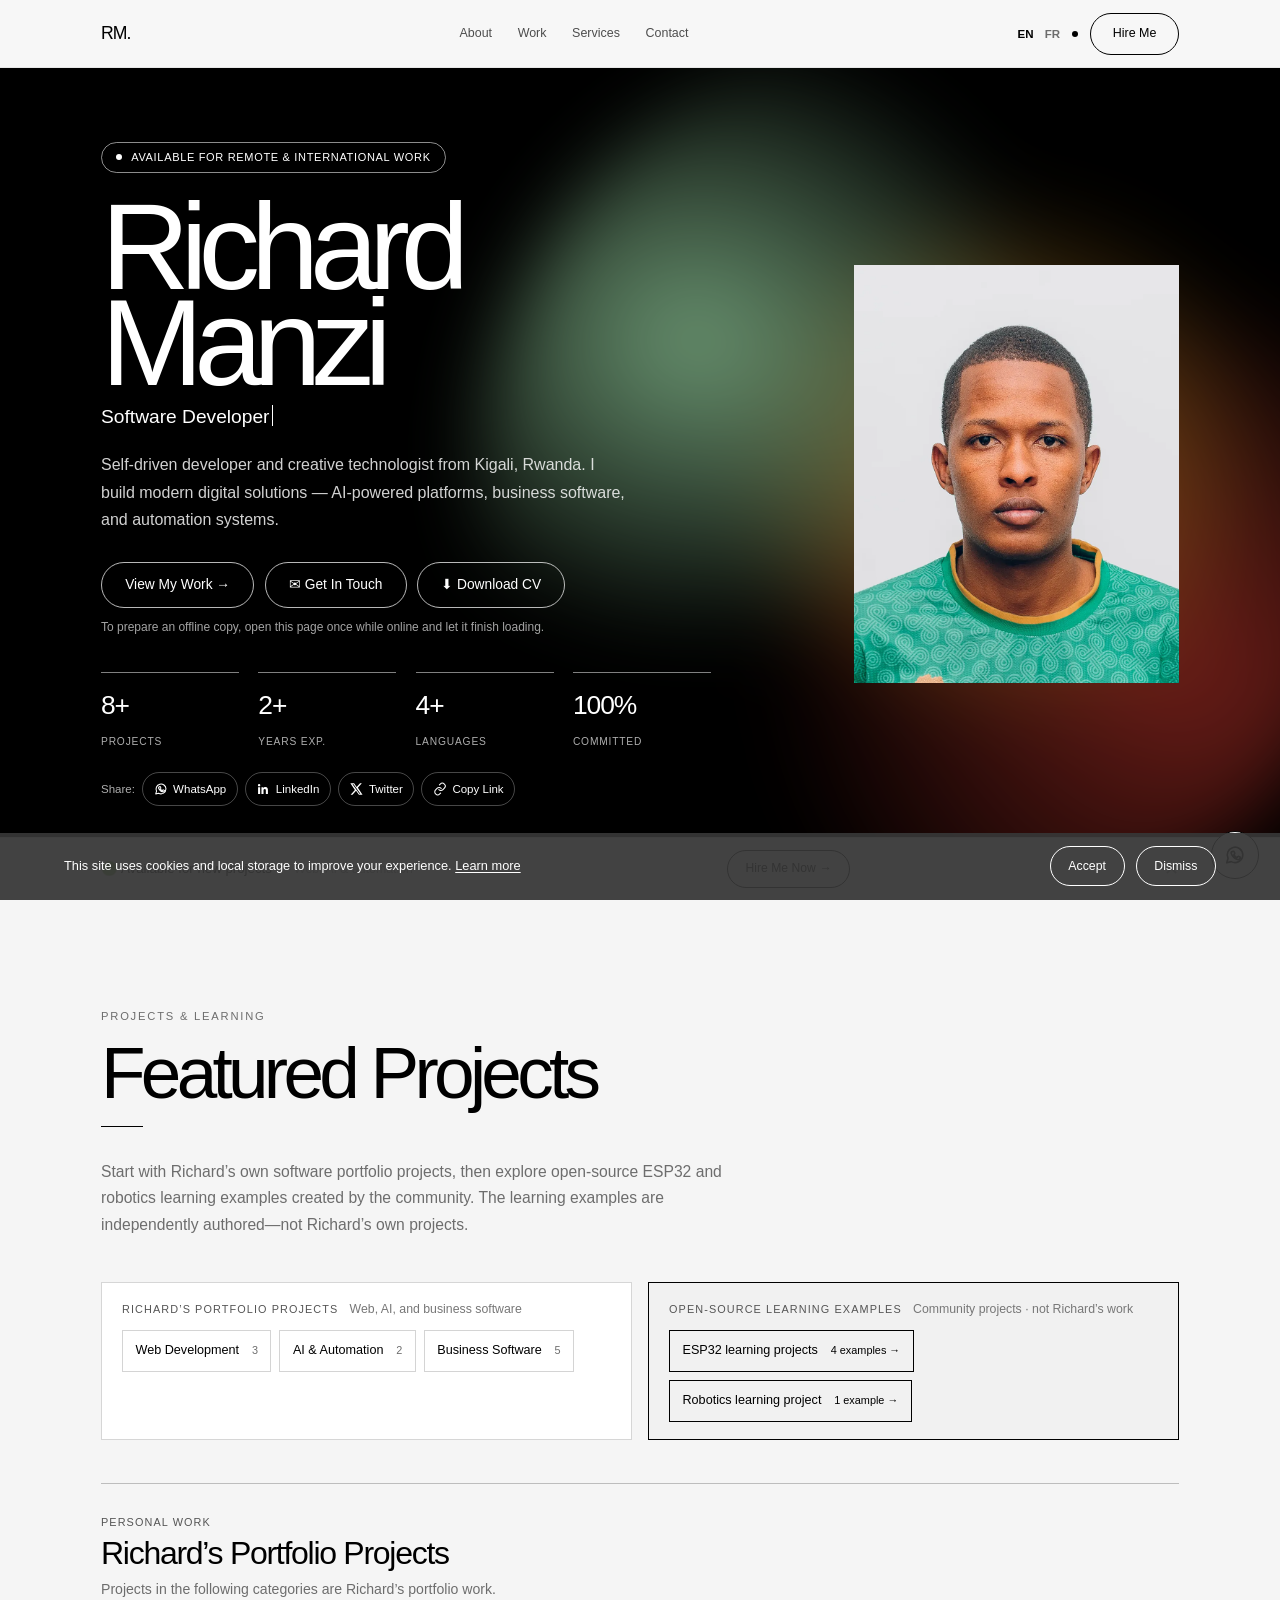
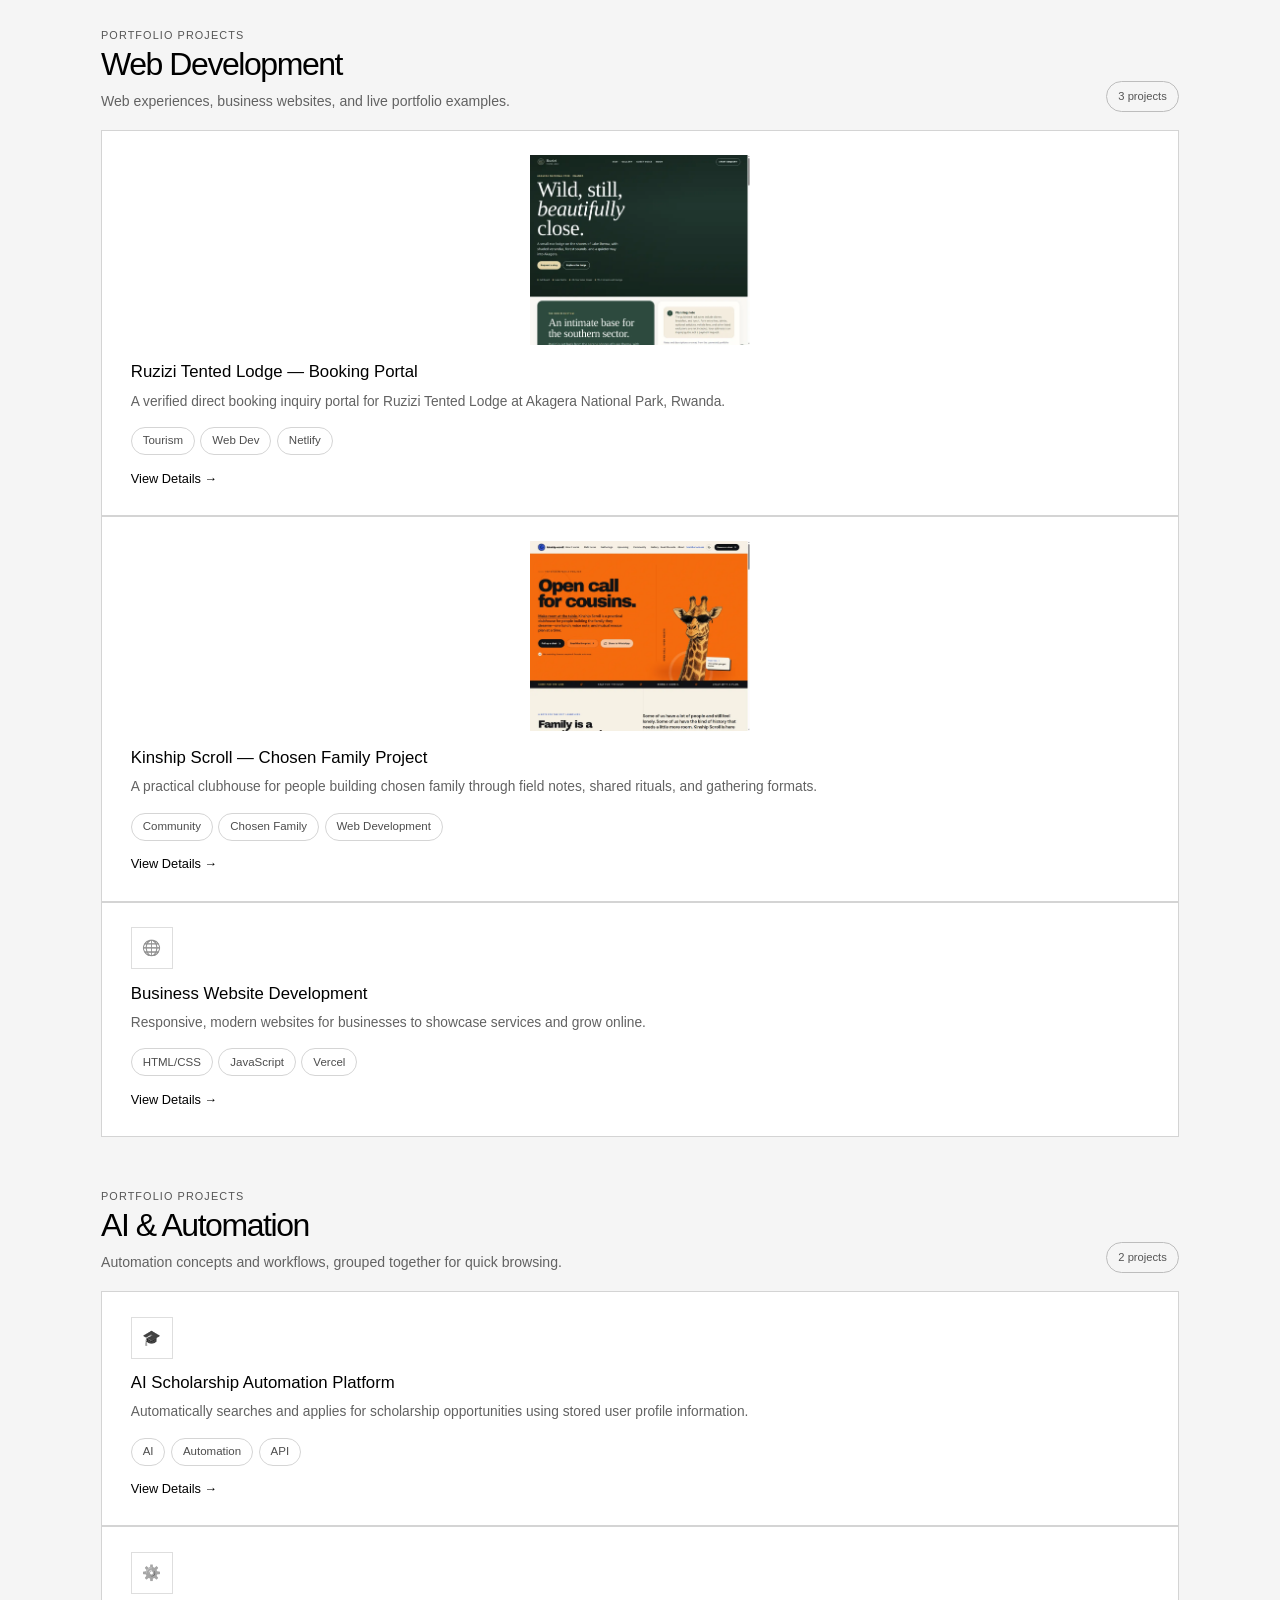
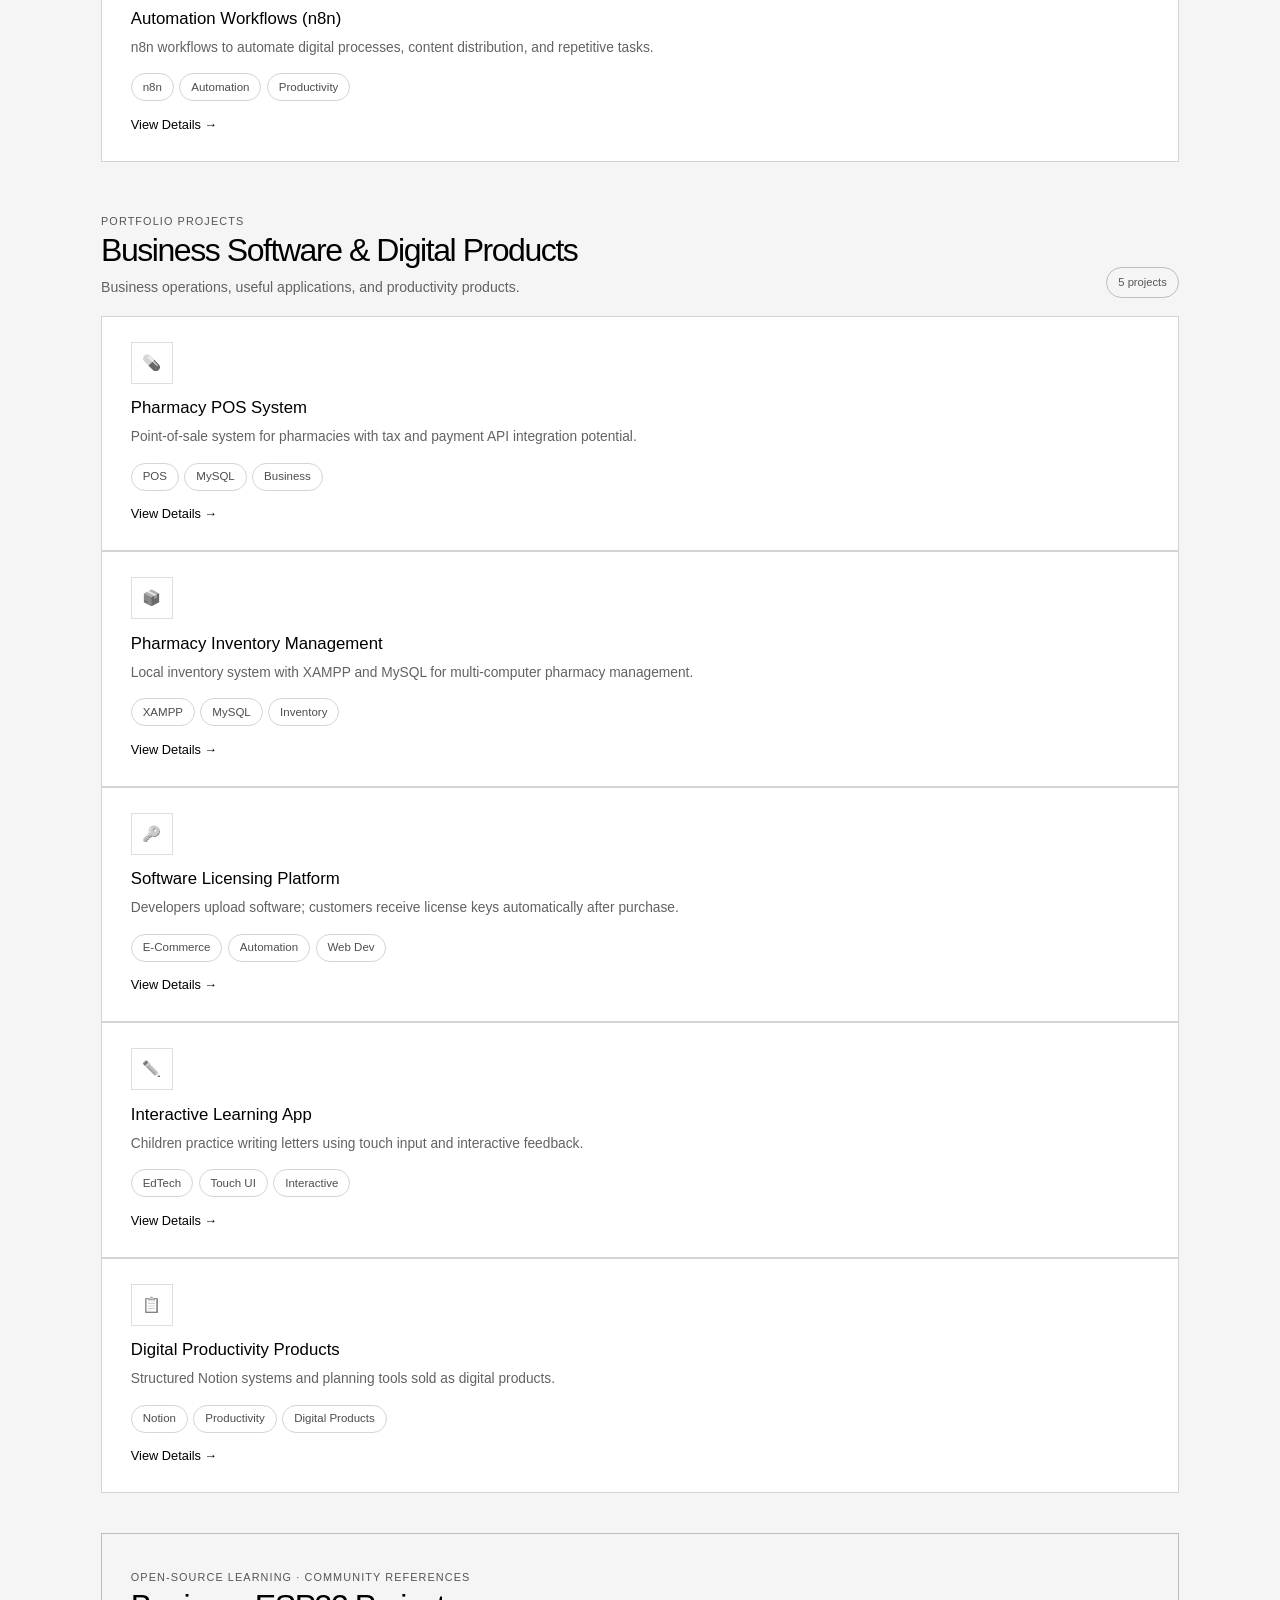
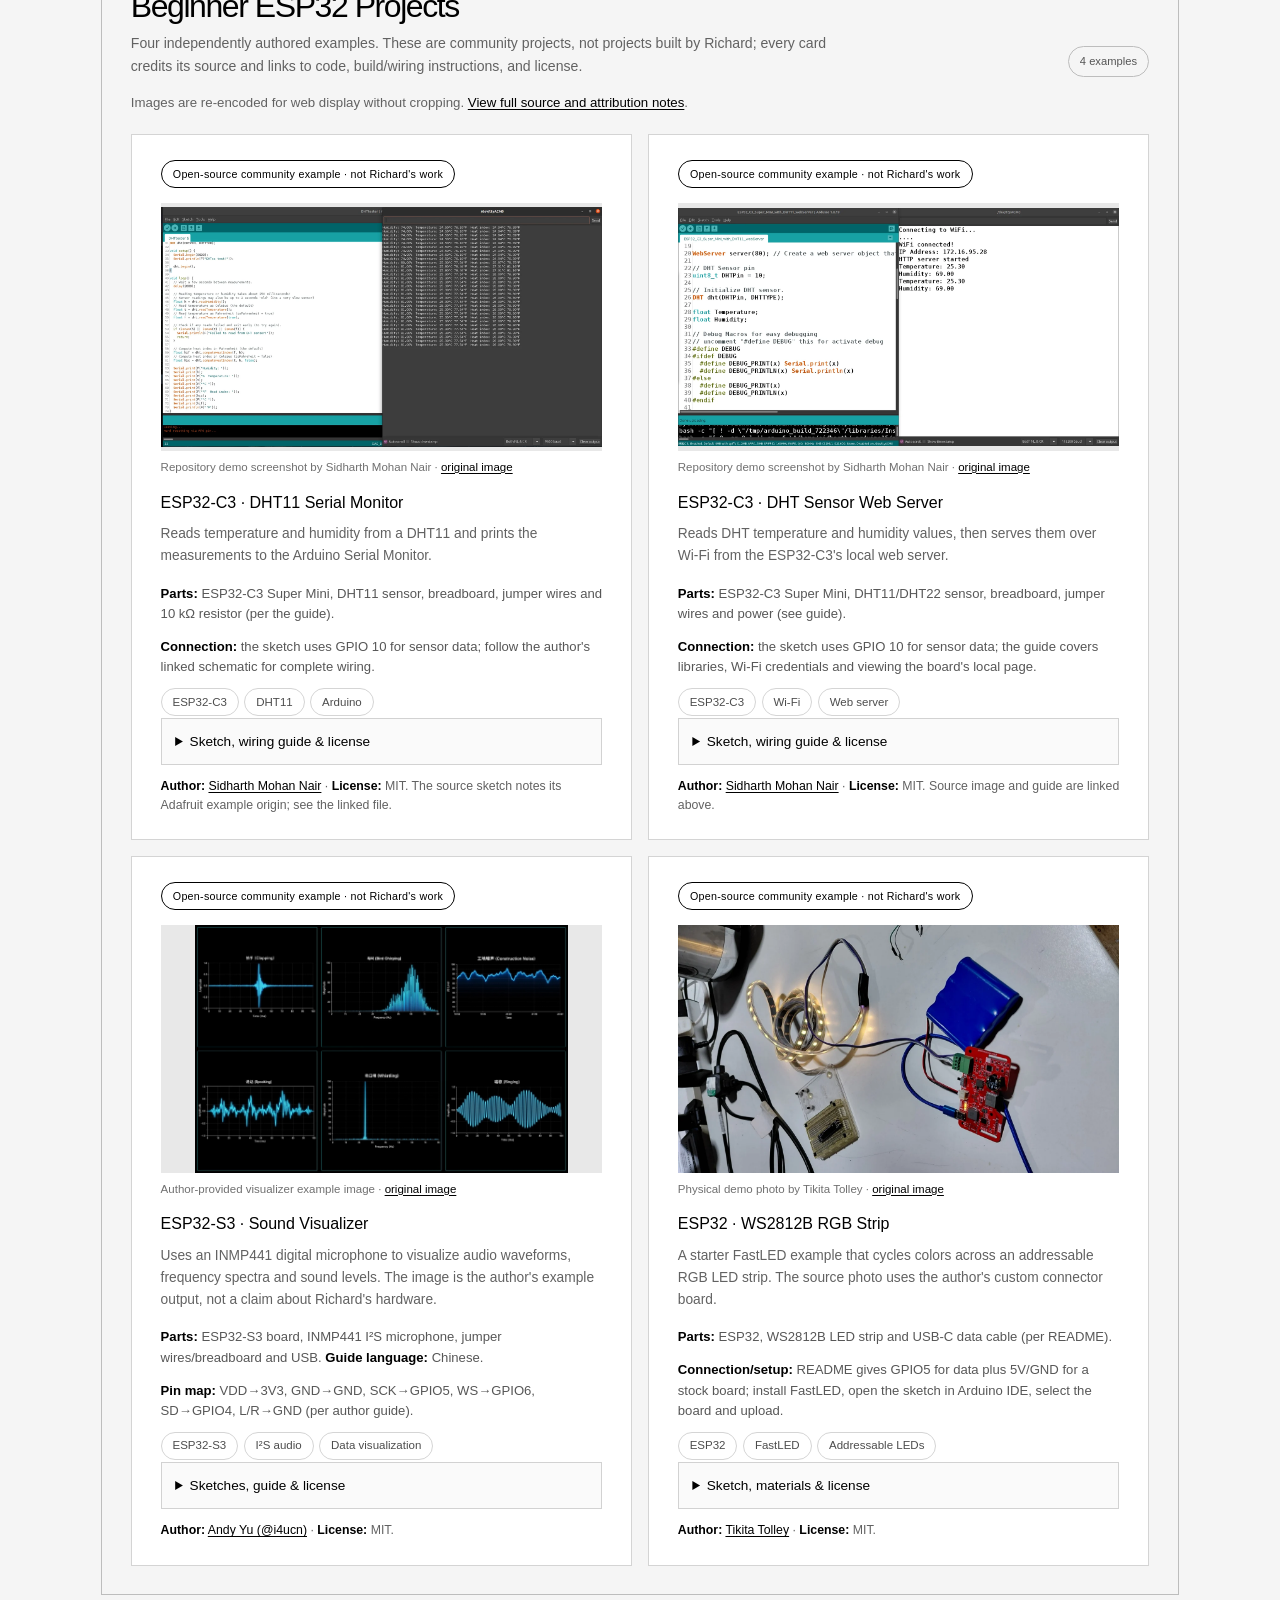
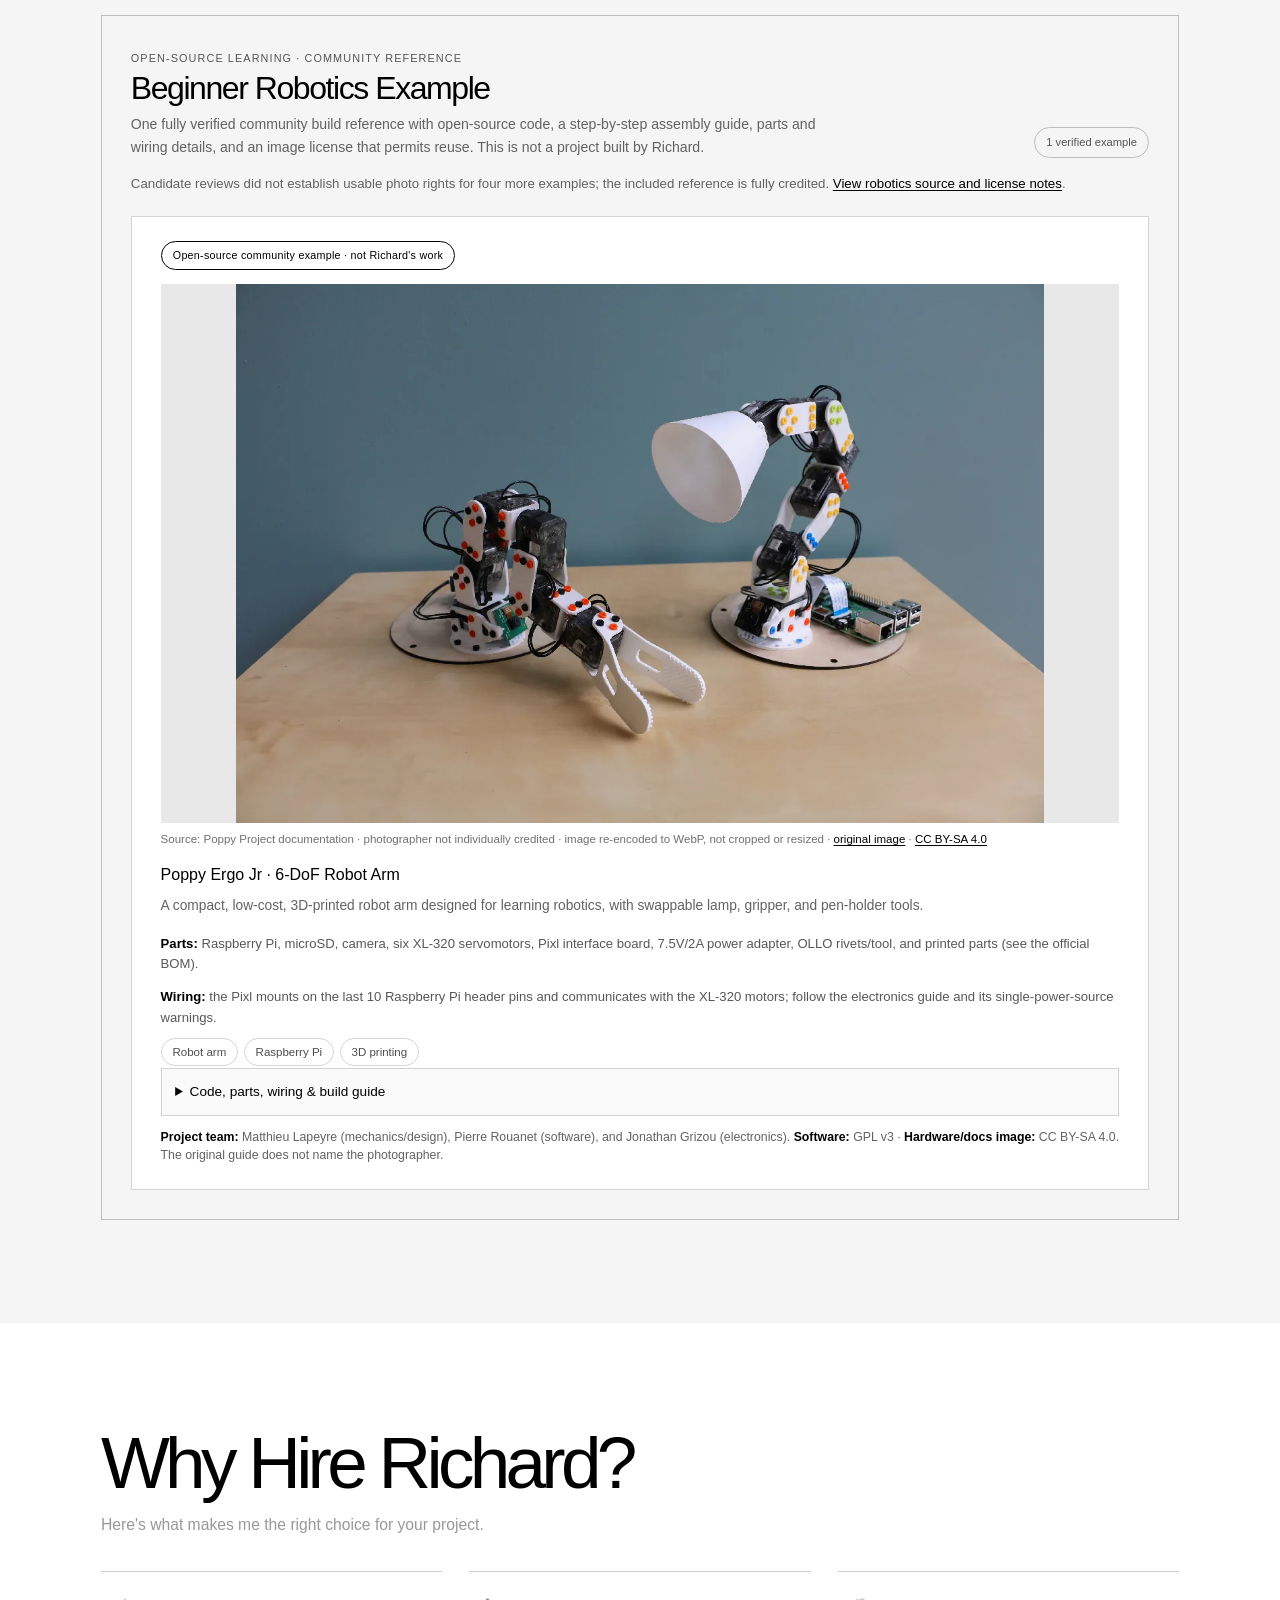
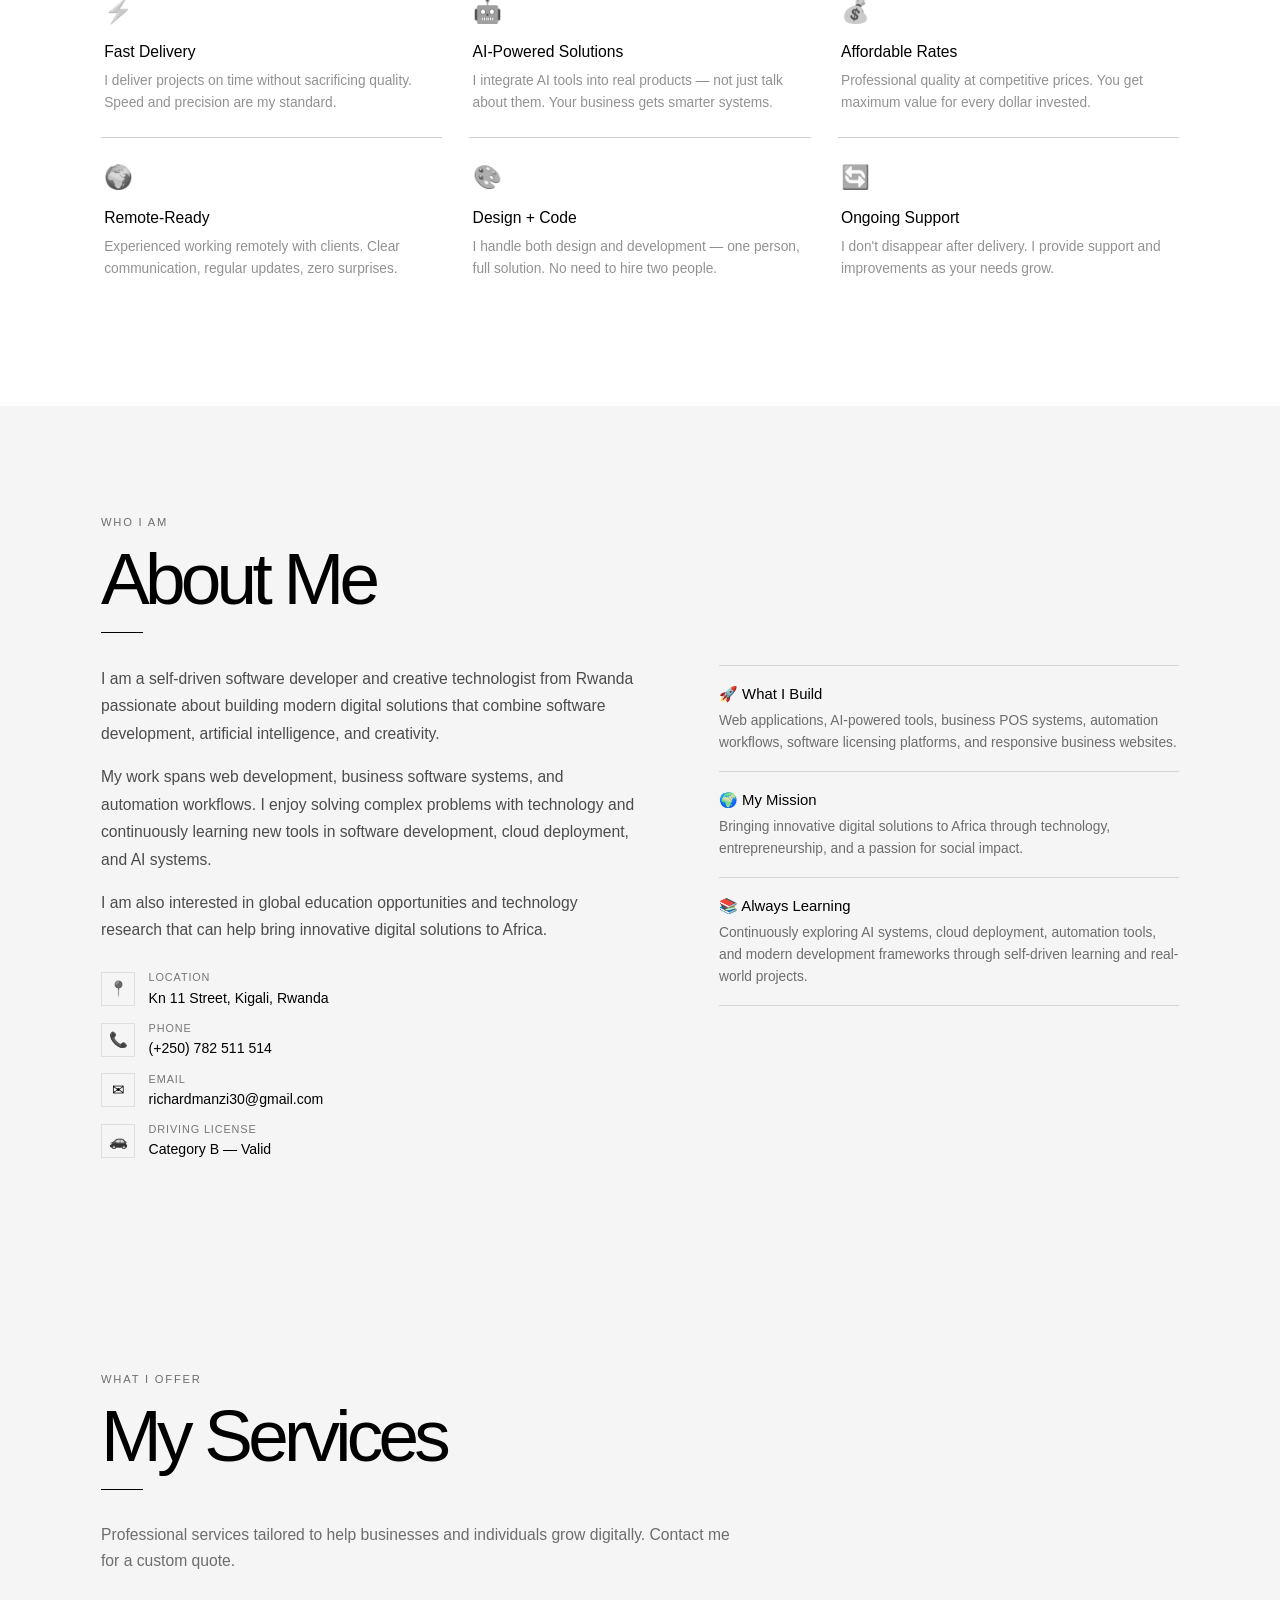
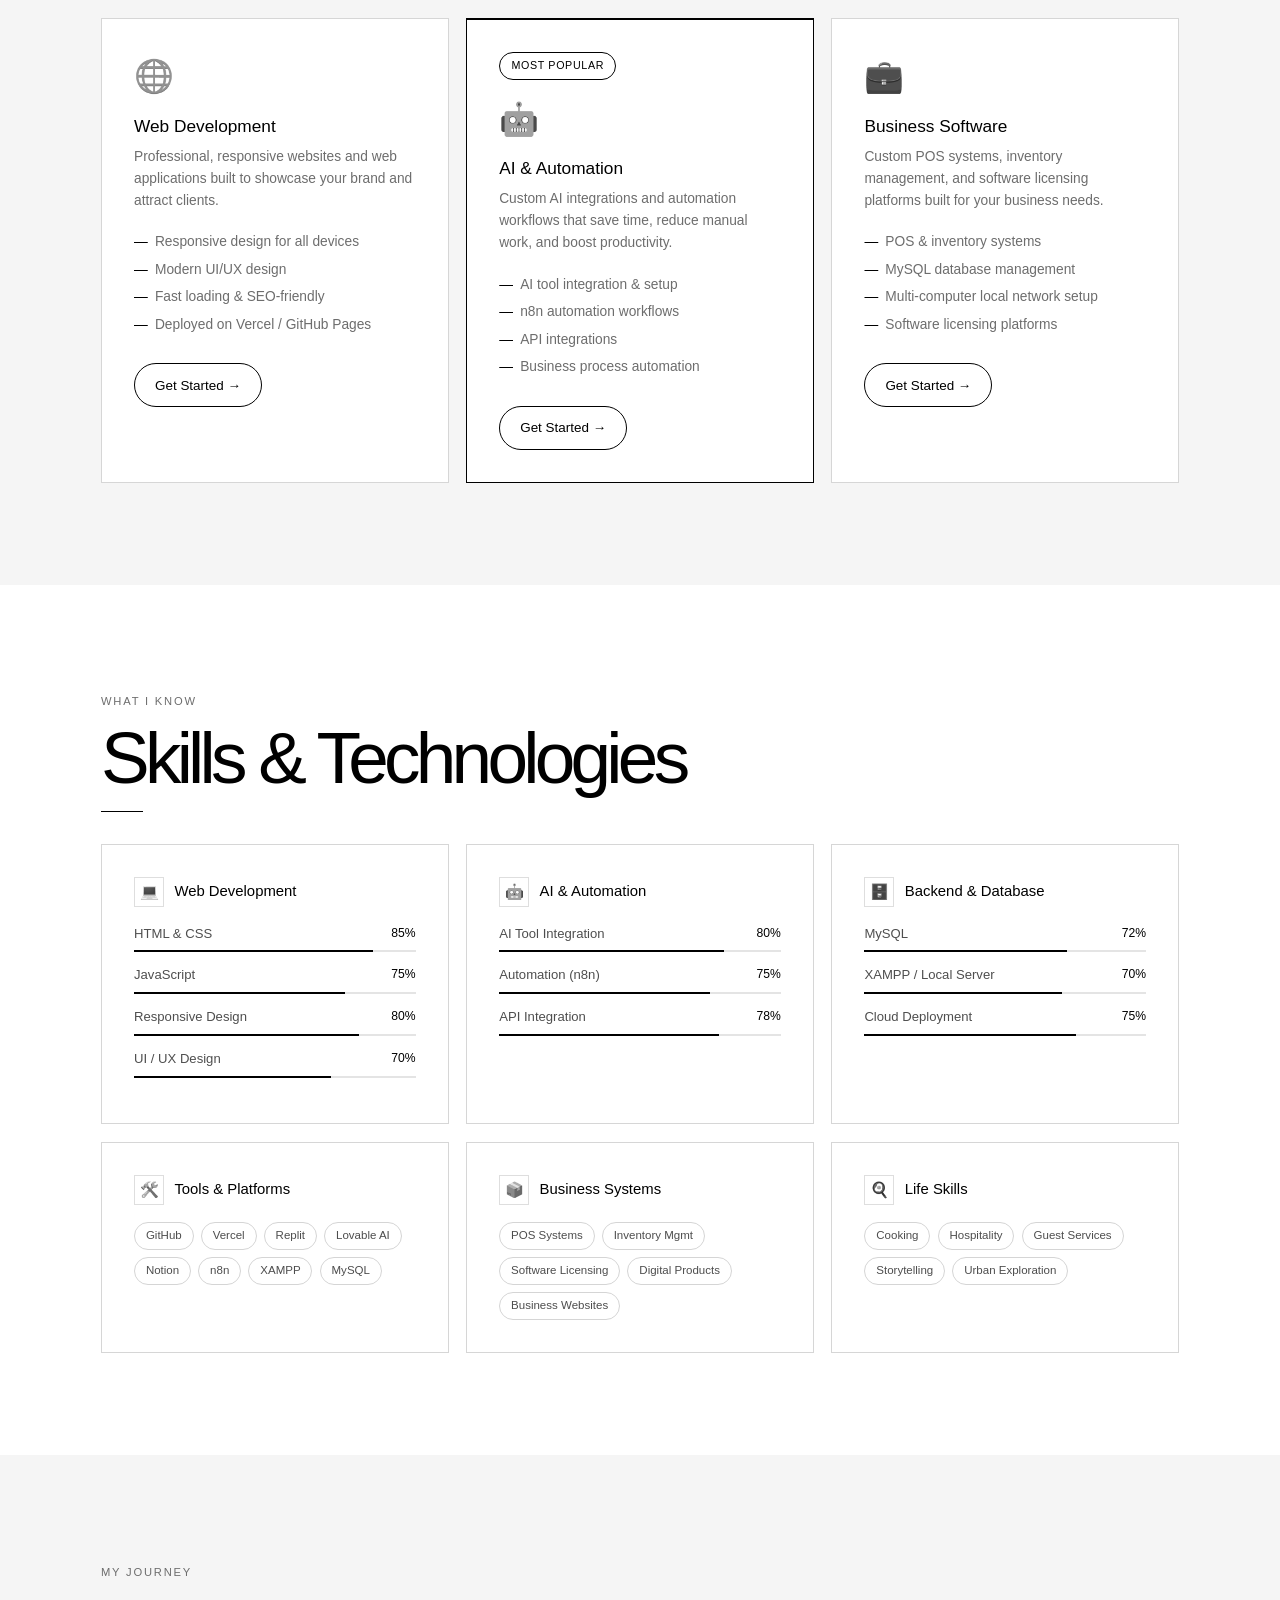
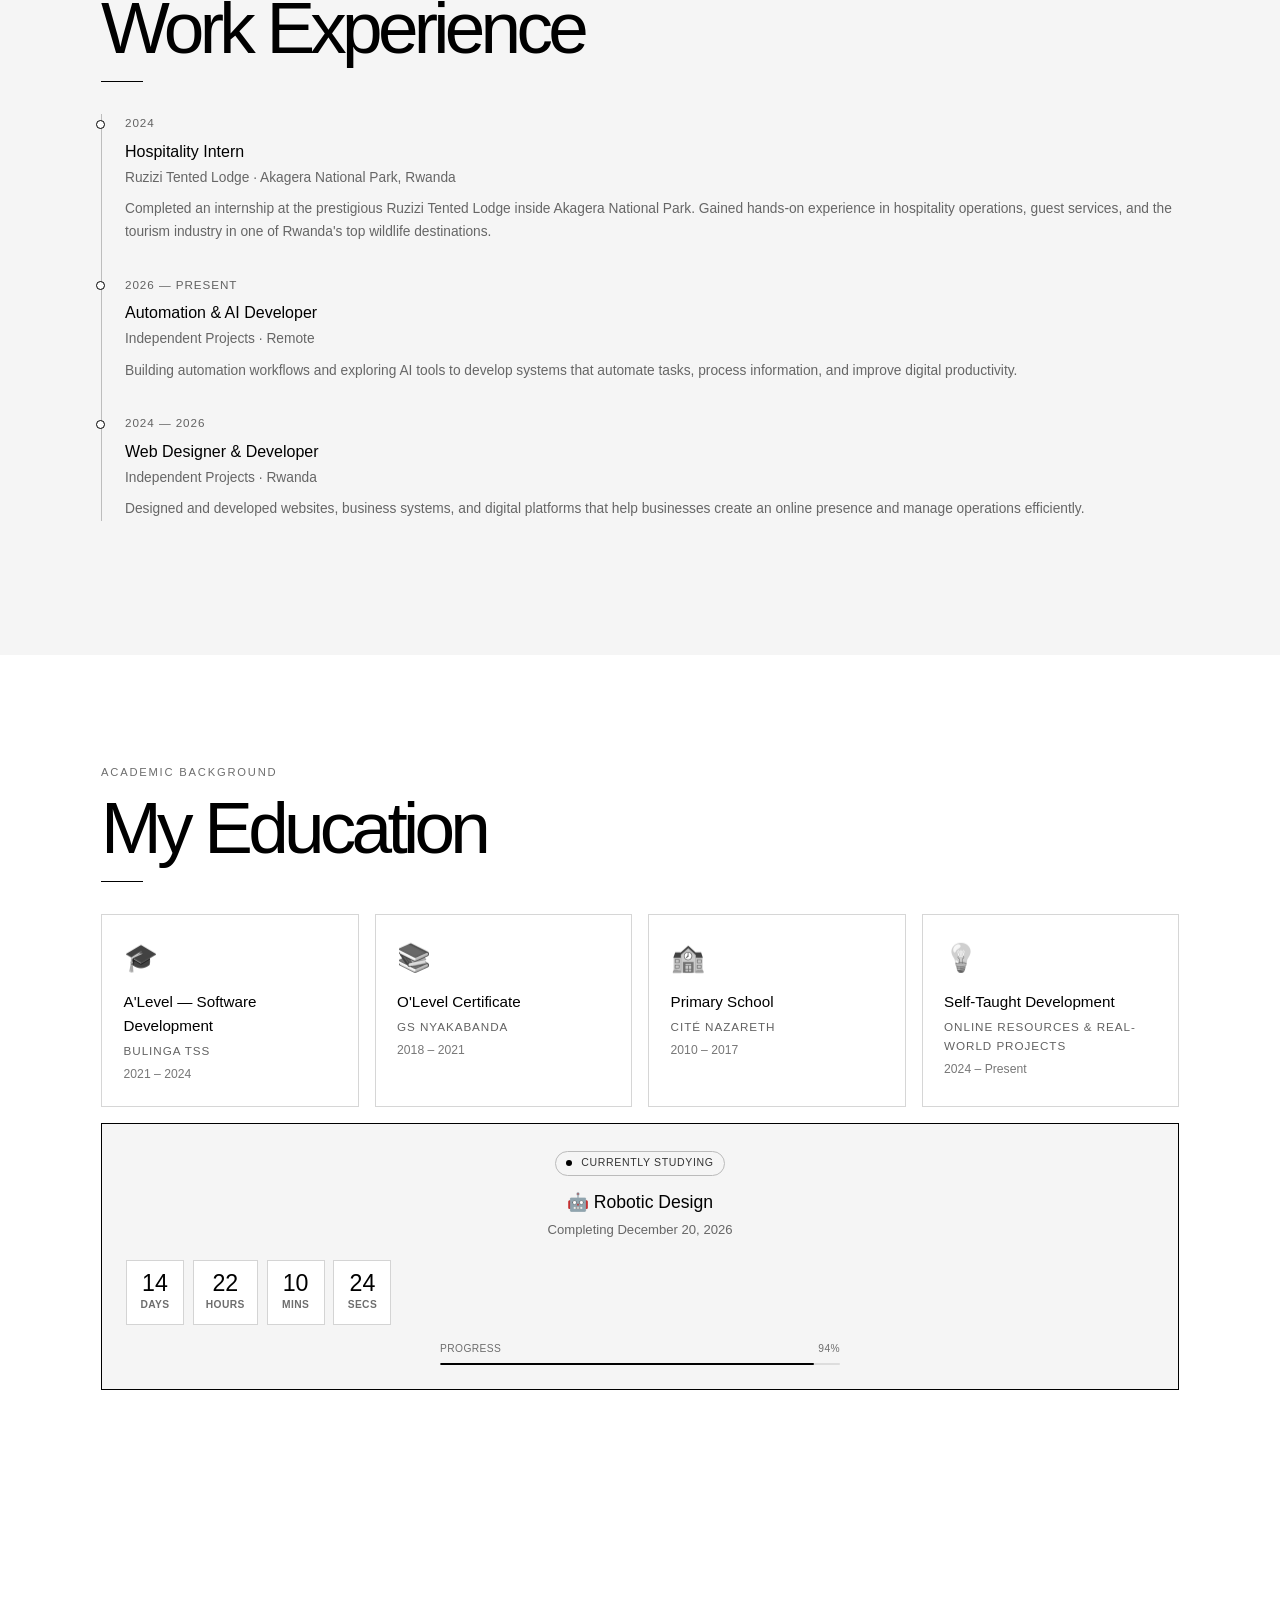
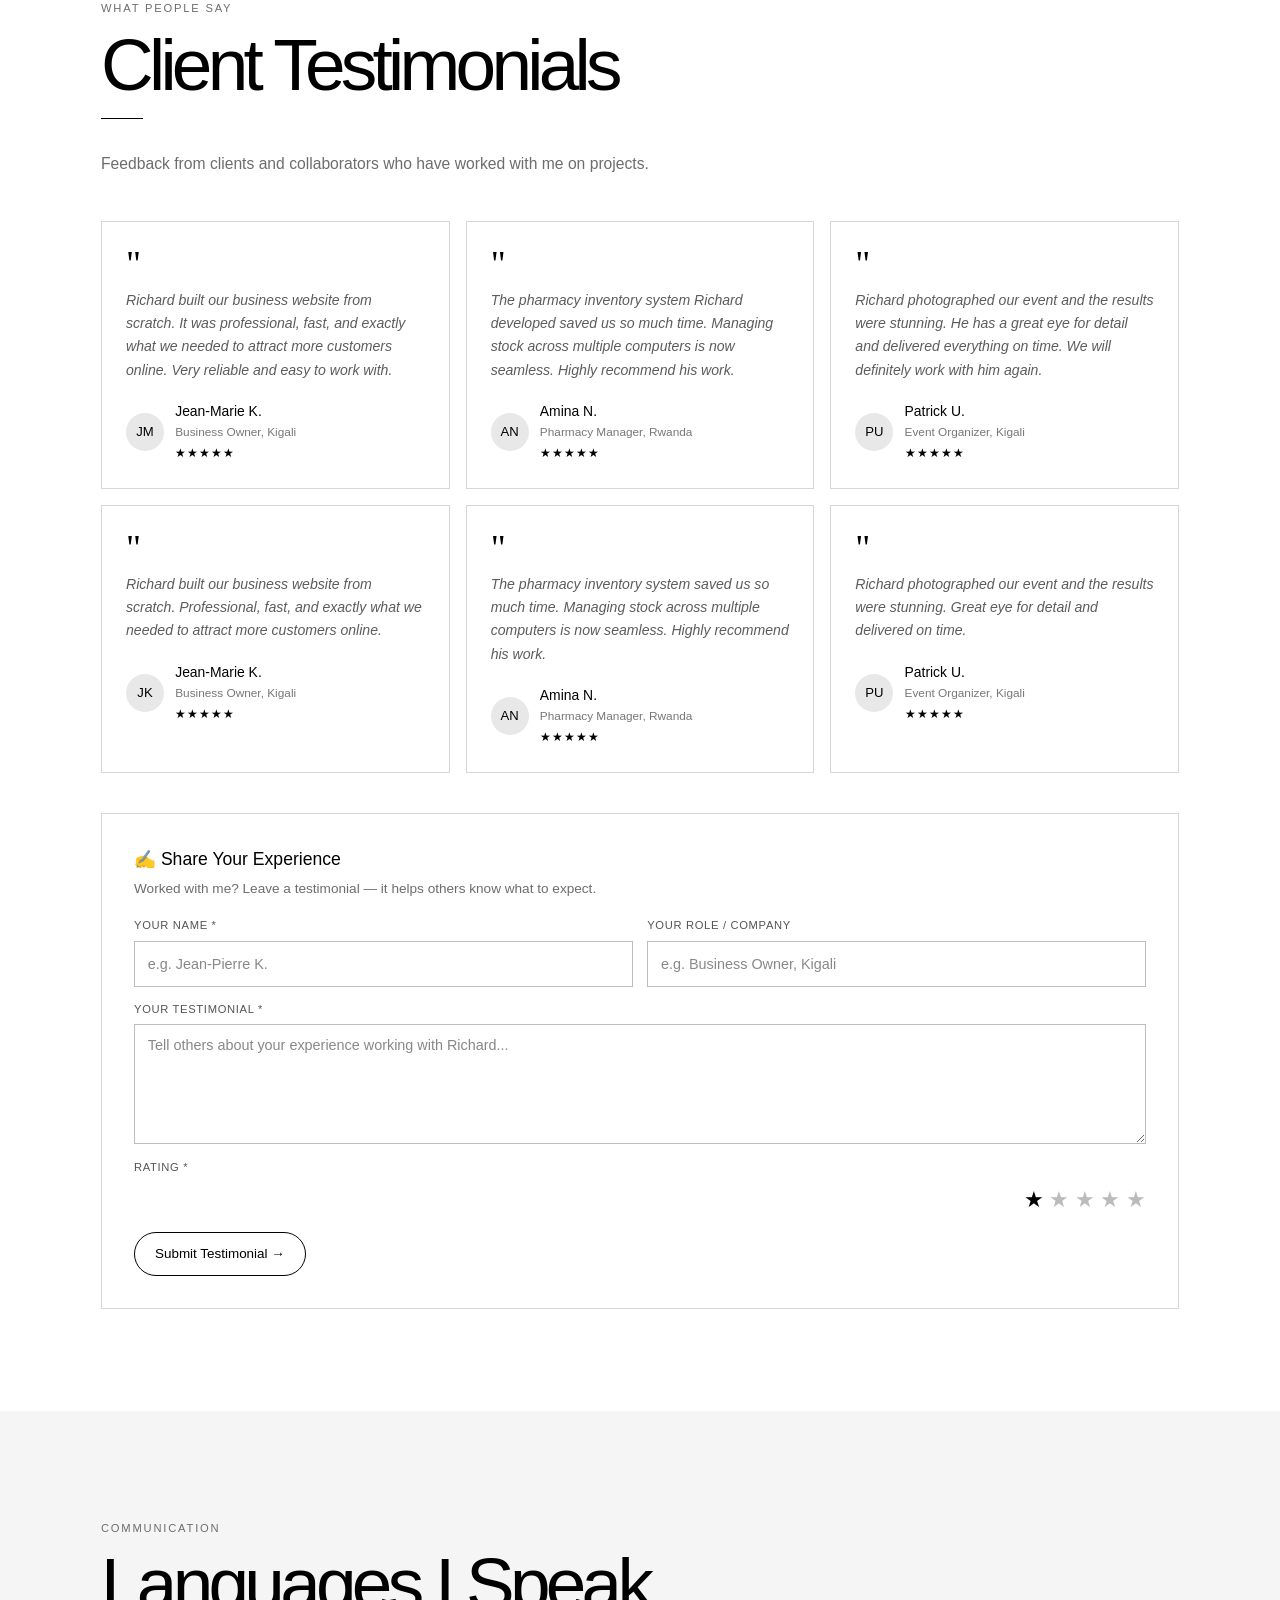
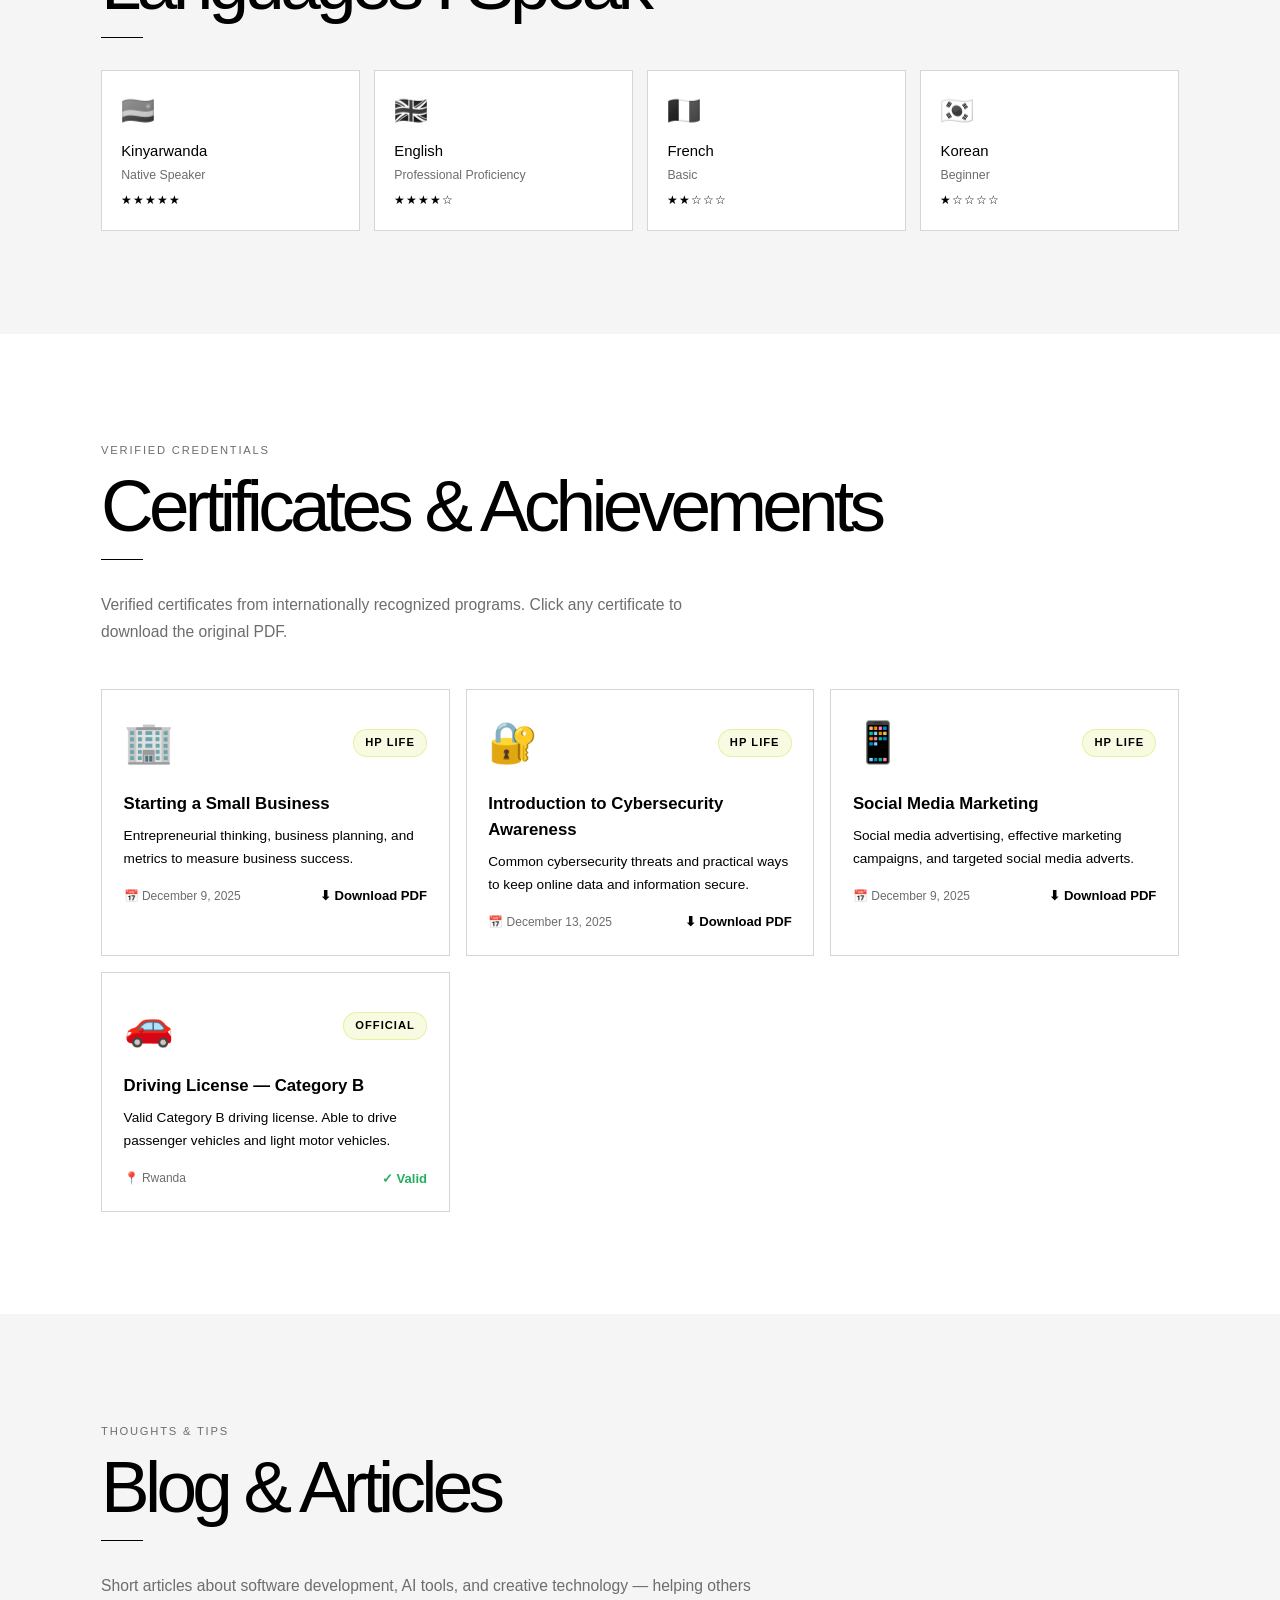
<file: index.html>
<!DOCTYPE html>
<html lang="en">
<head>
  <!-- Google Analytics (GA4), deferred until after the page is usable -->
  <script>
    window.dataLayer = window.dataLayer || [];
    function gtag(){dataLayer.push(arguments);}
    window.addEventListener('load', () => setTimeout(() => {
      const script = document.createElement('script');
      script.async = true;
      script.src = 'https://www.googletagmanager.com/gtag/js?id=G-EP4B79686V';
      document.head.appendChild(script);
      gtag('js', new Date());
      gtag('config', 'G-EP4B79686V');
    }, 1500));
  </script>
  <meta charset="UTF-8" />
  <meta name="viewport" content="width=device-width, initial-scale=1.0" />
  <title>Richard Manzi | Software Developer & Creative Technologist — Kigali, Rwanda</title>
  <meta name="description" content="Richard Manzi — Software Developer, AI Builder, Robotic Design Student & Creative Technologist from Kigali, Rwanda. Building web apps, AI tools, automation systems & digital solutions. Available for hire." />
  <meta name="keywords" content="Richard Manzi, Manzi Richard, Richard Manzi Rwanda, Richard Manzi Kigali, Software Developer Rwanda, Web Developer Kigali, AI Developer Africa, AI Builder Rwanda, Robotic Design Rwanda, Portfolio Rwanda, Freelance Developer Rwanda, Web Design Kigali, Business Software Rwanda, Automation Rwanda, n8n Rwanda, React Developer Africa, JavaScript Developer Rwanda, hire developer Rwanda, manzirichard, Richard Manzi portfolio, Richard Manzi developer, best developer Rwanda" />
  <meta name="geo.region" content="RW" />
  <meta name="geo.placename" content="Kigali, Rwanda" />
  <link rel="canonical" href="https://richardmanzi.github.io/" />
  <meta name="author" content="Richard Manzi" />
  <meta name="robots" content="index, follow" />
  <meta property="og:title" content="Richard Manzi | Software Developer & Creative Technologist" />
  <meta property="og:description" content="Richard Manzi — Software Developer, AI Builder & Creative Technologist from Kigali, Rwanda. Building AI tools, web apps, and digital solutions. Currently studying Robotic Design." />
  <meta name="twitter:title" content="Richard Manzi | Software Developer & Creative Technologist — Kigali, Rwanda" />
  <meta name="twitter:description" content="Richard Manzi — Software Developer, AI Builder & Creative Technologist from Kigali, Rwanda. Available for hire." />
  <meta property="og:url" content="https://richardmanzi.github.io/" />
  <meta property="og:type" content="website" />
  <meta name="twitter:card" content="summary_large_image" />
  <link rel="icon" href="data:image/svg+xml,<svg xmlns='http://www.w3.org/2000/svg' viewBox='0 0 100 100'><rect width='100' height='100' fill='%23000000'/><text y='.9em' font-size='52' x='50%' dominant-baseline='middle' text-anchor='middle' font-family='Arial' font-weight='400' fill='%23ffffff'>RM</text></svg>" />
  <link rel="manifest" href="manifest.json" />
  <meta name="theme-color" content="#ffffff" />
  <meta name="apple-mobile-web-app-capable" content="yes" />
  <meta name="apple-mobile-web-app-status-bar-style" content="default" />
  <meta name="apple-mobile-web-app-title" content="Richard Manzi" />
  <meta property="og:image" content="https://richardmanzi.github.io/og-image.png" />
  <meta property="og:image:type" content="image/png" />
  <meta property="og:image:width" content="1200" />
  <meta property="og:image:height" content="630" />
  <meta property="og:image:alt" content="Richard Manzi — Software Developer, AI Builder and Creative Technologist in Kigali, Rwanda" />
  <meta name="twitter:image" content="https://richardmanzi.github.io/og-image.png" />
  <meta name="twitter:image:alt" content="Richard Manzi — Software Developer, AI Builder and Creative Technologist in Kigali, Rwanda" />
  <link rel="preload" as="image" href="/profile.webp" fetchpriority="high" />
  <script type="application/ld+json">
  {
    "@context": "https://schema.org",
    "@type": "Person",
    "name": "Richard Manzi",
    "alternateName": "Manzi Richard",
    "url": "https://richardmanzi.github.io/",
    "image": "https://richardmanzi.github.io/profile.webp",
    "jobTitle": "Software Developer & Creative Technologist",
    "worksFor": {
      "@type": "Organization",
      "name": "Freelance"
    },
    "address": {
      "@type": "PostalAddress",
      "streetAddress": "Kn 11 Street",
      "addressLocality": "Kigali",
      "addressCountry": "RW"
    },
    "email": "richardmanzi30@gmail.com",
    "telephone": "+250782511514",
    "sameAs": [
      "https://github.com/manzirichard",
      "https://www.linkedin.com/in/manzi-richard-768a50338",
      "https://wa.me/250782511514"
    ],
    "knowsAbout": ["Software Development", "Web Development", "AI", "Robotic Design", "Automation", "React", "JavaScript", "Python"],
    "nationality": {
      "@type": "Country",
      "name": "Rwanda"
    }
  }
  </script>

  <style>
    :root {
      --lime: #C3D809;
      --lime2: #d4ec0a;
      --lime3: #a8bc07;
      --dark: #222022;
      --dark2: #1a181a;
      --dark3: #2a282a;
      --card: #2e2c2e;
      --border: #3a383a;
      --text: #f5f5f0;
      --muted: #999899;
      --shadow: rgba(0,0,0,0.6);
      --nav-bg: rgba(34,32,34,0.96);
    }
    *, *::before, *::after { box-sizing: border-box; margin: 0; padding: 0; }
    html { scroll-behavior: smooth; }
    body { font-family: 'Inter', sans-serif; background: var(--dark); color: var(--text); line-height: 1.6; overflow-x: hidden; }
    ::-webkit-scrollbar { width: 5px; }
    ::-webkit-scrollbar-track { background: var(--dark2); }
    ::-webkit-scrollbar-thumb { background: var(--lime3); border-radius: 3px; }
    ::selection { background: var(--lime); color: var(--dark); }

    /* SCROLL PROGRESS */
    #progress-bar { position: fixed; top: 0; left: 0; height: 3px; width: 0%; background: var(--lime); z-index: 9999; transition: width 0.1s linear; }

    /* LOADER */
    #loader { position: fixed; inset: 0; z-index: 9998; background: var(--dark2); display: flex; flex-direction: column; align-items: center; justify-content: center; transition: opacity 0.5s, visibility 0.5s; }
    #loader.hidden { opacity: 0; visibility: hidden; }
    .loader-logo { font-family: 'Space Grotesk', sans-serif; font-size: 3rem; font-weight: 900; color: var(--lime); letter-spacing: -2px; margin-bottom: 1.5rem; }
    .loader-bar-bg { width: 180px; height: 3px; background: var(--border); border-radius: 3px; overflow: hidden; }
    .loader-bar-fill { height: 100%; width: 0; background: var(--lime); border-radius: 3px; animation: loadBar 1.6s ease forwards; }
    @keyframes loadBar { to { width: 100%; } }

    /* STICKY HIRE BANNER */
    #hire-banner { position: fixed; bottom: 0; left: 0; right: 0; z-index: 100; background: var(--lime); color: var(--dark); padding: 0.75rem 4%; display: flex; align-items: center; justify-content: space-between; gap: 1rem; transform: translateY(100%); transition: transform 0.4s ease; }
    #hire-banner.show { transform: translateY(0); }
    .hire-banner-text { font-weight: 700; font-size: 0.9rem; }
    .hire-banner-text span { opacity: 0.7; font-weight: 400; font-size: 0.82rem; margin-left: 0.5rem; }
    .hire-banner-btn { background: var(--dark); color: var(--lime); padding: 0.5rem 1.4rem; border-radius: 6px; text-decoration: none; font-weight: 700; font-size: 0.85rem; white-space: nowrap; transition: background 0.2s; flex-shrink: 0; }
    .hire-banner-btn:hover { background: var(--dark2); }
    .hire-banner-close { background: none; border: none; color: var(--dark); font-size: 1.2rem; cursor: pointer; opacity: 0.6; flex-shrink: 0; }

    /* NAV */
    nav { position: fixed; top: 3px; left: 0; right: 0; z-index: 200; display: flex; align-items: center; justify-content: space-between; padding: 0.9rem 4%; background: var(--nav-bg); backdrop-filter: blur(16px); border-bottom: 1px solid var(--border); gap: 1rem; }
    .nav-logo { font-family: 'Space Grotesk', sans-serif; font-size: 1.4rem; font-weight: 800; color: var(--lime); text-decoration: none; letter-spacing: -0.5px; flex-shrink: 0; }
    .nav-links { display: flex; gap: 0; list-style: none; align-items: center; flex: 1; justify-content: center; }
    .nav-links li a { color: var(--muted); text-decoration: none; font-size: 0.8rem; font-weight: 500; padding: 0.4rem 0.65rem; border-radius: 6px; transition: color 0.2s, background 0.2s; white-space: nowrap; }
    .nav-links li a:hover, .nav-links li a.active { color: var(--lime); background: rgba(195,216,9,0.1); }
    .nav-right { display: flex; align-items: center; gap: 0.6rem; flex-shrink: 0; }
    .nav-social { width: 32px; height: 32px; border-radius: 6px; background: var(--card); border: 1px solid var(--border); display: flex; align-items: center; justify-content: center; text-decoration: none; font-size: 0.9rem; transition: border-color 0.2s; }
    .nav-social:hover { border-color: var(--lime); }
    .nav-cta { background: var(--lime); color: var(--dark); padding: 0.5rem 1.1rem; border-radius: 6px; text-decoration: none; font-size: 0.82rem; font-weight: 800; transition: background 0.2s, transform 0.2s; white-space: nowrap; }
    .nav-cta:hover { background: var(--lime2); transform: translateY(-1px); }
    .hamburger { display: none; flex-direction: column; gap: 4px; cursor: pointer; background: none; border: none; padding: 4px; }
    .hamburger span { width: 22px; height: 2px; background: var(--text); border-radius: 2px; display: block; }

    /* HERO */
    #hero { min-height: 100vh; display: flex; align-items: center; padding: 7rem 4% 4rem; background: var(--dark2); position: relative; overflow: hidden; }
    #hero::before { content: ''; position: absolute; top: -200px; right: -200px; width: 600px; height: 600px; background: radial-gradient(circle, rgba(195,216,9,0.12) 0%, transparent 70%); pointer-events: none; }
    #hero::after { content: ''; position: absolute; bottom: -100px; left: -100px; width: 400px; height: 400px; background: radial-gradient(circle, rgba(195,216,9,0.06) 0%, transparent 70%); pointer-events: none; }
    .hero-inner { display: flex; align-items: center; gap: 5rem; max-width: 1200px; margin: 0 auto; width: 100%; position: relative; z-index: 1; }
    .hero-text { flex: 1; }
    .hero-badge { display: inline-flex; align-items: center; gap: 0.5rem; background: rgba(195,216,9,0.12); border: 1px solid rgba(195,216,9,0.35); color: var(--lime); padding: 0.4rem 1rem; border-radius: 50px; font-size: 0.78rem; font-weight: 700; margin-bottom: 1.5rem; letter-spacing: 0.5px; text-transform: uppercase; }
    .hero-badge::before { content: '●'; font-size: 0.55rem; animation: pulse 2s infinite; }
    @keyframes pulse { 0%,100%{opacity:1} 50%{opacity:0.2} }
    .hero-name { font-family: 'Space Grotesk', sans-serif; font-size: clamp(3rem, 7vw, 5.5rem); font-weight: 900; line-height: 1; letter-spacing: -3px; margin-bottom: 0.6rem; }
    .hero-name .first { color: var(--text); }
    .hero-name .last { color: var(--lime); }
    .hero-title { font-size: clamp(1rem, 2vw, 1.15rem); color: var(--muted); font-weight: 400; margin-bottom: 1.5rem; min-height: 2rem; }
    .hero-title .typed-text { color: var(--lime); font-weight: 700; }
    .hero-title .cursor { display: inline-block; width: 2px; height: 1em; background: var(--lime); margin-left: 2px; vertical-align: middle; animation: blink 0.8s infinite; }
    @keyframes blink { 0%,100%{opacity:1} 50%{opacity:0} }
    .hero-desc { font-size: 1rem; color: var(--muted); max-width: 500px; line-height: 1.8; margin-bottom: 2.5rem; }
    .hero-actions { display: flex; gap: 1rem; flex-wrap: wrap; }
    .btn-primary { background: var(--lime); color: var(--dark); padding: 0.9rem 2rem; border-radius: 8px; text-decoration: none; font-weight: 800; font-size: 0.95rem; transition: all 0.2s; display: inline-flex; align-items: center; gap: 0.5rem; }
    .btn-primary:hover { background: var(--lime2); transform: translateY(-2px); box-shadow: 0 8px 30px rgba(195,216,9,0.4); }
    .btn-secondary { background: transparent; color: var(--text); padding: 0.9rem 2rem; border-radius: 8px; text-decoration: none; font-weight: 600; font-size: 0.95rem; border: 1px solid var(--border); transition: all 0.2s; display: inline-flex; align-items: center; gap: 0.5rem; }
    .btn-secondary:hover { border-color: var(--lime); color: var(--lime); transform: translateY(-2px); }
    .btn-download { background: transparent; color: var(--lime); padding: 0.9rem 2rem; border-radius: 8px; text-decoration: none; font-weight: 600; font-size: 0.95rem; border: 1px solid rgba(195,216,9,0.35); transition: all 0.2s; display: inline-flex; align-items: center; gap: 0.5rem; }
    .btn-download:hover { background: rgba(195,216,9,0.1); transform: translateY(-2px); }
    .hero-photo { flex-shrink: 0; }
    .hero-photo-wrap { width: 340px; height: 400px; border-radius: 20px; overflow: hidden; position: relative; border: 2px solid rgba(195,216,9,0.4); box-shadow: 0 0 60px rgba(195,216,9,0.15), 0 30px 80px var(--shadow); }
    .hero-photo-wrap img { width: 100%; height: 100%; object-fit: cover; object-position: top; }
    .hero-stats { display: flex; gap: 2.5rem; margin-top: 2.5rem; flex-wrap: wrap; }
    .stat { text-align: center; }
    .stat-num { font-family: 'Space Grotesk', sans-serif; font-size: 2rem; font-weight: 900; color: var(--lime); display: block; }
    .stat-label { font-size: 0.72rem; color: var(--muted); text-transform: uppercase; letter-spacing: 1.5px; }

    /* WHY HIRE ME */
    #why-me { background: var(--lime); color: var(--dark); padding: 4rem 4%; }
    .why-inner { max-width: 1200px; margin: 0 auto; }
    .why-title { font-family: 'Space Grotesk', sans-serif; font-size: clamp(1.8rem, 4vw, 3rem); font-weight: 900; letter-spacing: -1.5px; margin-bottom: 0.5rem; }
    .why-sub { font-size: 1rem; opacity: 0.7; margin-bottom: 2.5rem; font-weight: 500; }
    .why-grid { display: grid; grid-template-columns: repeat(auto-fill, minmax(220px, 1fr)); gap: 1.2rem; }
    .why-card { background: rgba(34,32,34,0.12); border: 1px solid rgba(34,32,34,0.2); border-radius: 12px; padding: 1.5rem; transition: background 0.2s, transform 0.2s; }
    .why-card:hover { background: rgba(34,32,34,0.2); transform: translateY(-3px); }
    .why-icon { font-size: 2rem; margin-bottom: 0.8rem; }
    .why-card-title { font-weight: 800; font-size: 1rem; margin-bottom: 0.4rem; color: var(--dark); }
    .why-card-text { font-size: 0.85rem; opacity: 0.75; line-height: 1.6; color: var(--dark); }

    /* SECTIONS */
    section { padding: 5rem 4%; }
    .section-inner { max-width: 1200px; margin: 0 auto; }
    .section-tag { display: inline-block; font-size: 0.72rem; font-weight: 800; letter-spacing: 3px; text-transform: uppercase; color: var(--lime); margin-bottom: 0.6rem; }
    .section-title { font-family: 'Space Grotesk', sans-serif; font-size: clamp(1.8rem, 4vw, 2.8rem); font-weight: 800; letter-spacing: -1px; color: var(--text); margin-bottom: 0.8rem; }
    .section-title span { color: var(--lime); }
    .section-sub { color: var(--muted); font-size: 0.95rem; max-width: 600px; margin-bottom: 3rem; line-height: 1.8; }
    .divider { width: 40px; height: 3px; background: var(--lime); border-radius: 2px; margin: 0.8rem 0 2rem; }

    /* ABOUT */
    #about { background: var(--dark3); }
    .about-grid { display: grid; grid-template-columns: 1fr 1fr; gap: 4rem; align-items: start; }
    .about-text p { color: var(--muted); line-height: 1.9; margin-bottom: 1.2rem; font-size: 0.97rem; }
    .about-info { display: flex; flex-direction: column; gap: 0.9rem; margin-top: 1.5rem; }
    .about-info-item { display: flex; align-items: center; gap: 1rem; }
    .about-info-icon { width: 38px; height: 38px; border-radius: 8px; background: rgba(195,216,9,0.12); border: 1px solid rgba(195,216,9,0.2); display: flex; align-items: center; justify-content: center; font-size: 1rem; flex-shrink: 0; }
    .about-info-label { font-size: 0.72rem; color: var(--muted); text-transform: uppercase; letter-spacing: 1px; }
    .about-info-value { font-size: 0.92rem; color: var(--text); font-weight: 500; }
    .about-right { display: flex; flex-direction: column; gap: 1.2rem; }
    .about-card { background: var(--card); border: 1px solid var(--border); border-radius: 12px; padding: 1.4rem; transition: border-color 0.2s, transform 0.2s; }
    .about-card:hover { border-color: rgba(195,216,9,0.4); transform: translateY(-2px); }
    .about-card-title { font-weight: 700; color: var(--text); margin-bottom: 0.4rem; font-size: 0.95rem; }
    .about-card-text { color: var(--muted); font-size: 0.87rem; line-height: 1.7; }

    /* SERVICES */
    #services { background: var(--dark2); }
    .services-grid { display: grid; grid-template-columns: repeat(auto-fill, minmax(280px,1fr)); gap: 1.5rem; }
    .service-card { background: var(--card); border: 1px solid var(--border); border-radius: 16px; padding: 2rem; transition: all 0.3s; position: relative; overflow: hidden; }
    .service-card::before { content: ''; position: absolute; top: 0; left: 0; right: 0; height: 3px; background: var(--lime); transform: scaleX(0); transform-origin: left; transition: transform 0.3s; }
    .service-card:hover { border-color: rgba(195,216,9,0.4); transform: translateY(-5px); box-shadow: 0 20px 50px var(--shadow); }
    .service-card:hover::before { transform: scaleX(1); }
    .service-card.featured { border-color: rgba(195,216,9,0.4); }
    .service-card.featured::before { transform: scaleX(1); }
    .service-badge { display: inline-block; background: var(--lime); color: var(--dark); font-size: 0.68rem; font-weight: 800; padding: 0.2rem 0.6rem; border-radius: 4px; text-transform: uppercase; letter-spacing: 1px; margin-bottom: 1rem; }
    .service-icon { font-size: 2.5rem; margin-bottom: 1rem; }
    .service-name { font-family: 'Space Grotesk', sans-serif; font-size: 1.15rem; font-weight: 700; color: var(--text); margin-bottom: 0.5rem; }
    .service-desc { color: var(--muted); font-size: 0.87rem; line-height: 1.7; margin-bottom: 1.5rem; }
    .service-features { display: flex; flex-direction: column; gap: 0.45rem; margin-bottom: 1.5rem; }
    .service-feature { display: flex; align-items: center; gap: 0.5rem; color: var(--muted); font-size: 0.83rem; }
    .service-feature::before { content: '✓'; color: var(--lime); font-weight: 800; flex-shrink: 0; }
    .service-cta { display: inline-flex; align-items: center; gap: 0.4rem; background: var(--lime); color: var(--dark); padding: 0.65rem 1.2rem; border-radius: 7px; text-decoration: none; font-size: 0.85rem; font-weight: 800; margin-top: 0.5rem; transition: all 0.2s; }
    .service-cta:hover { background: var(--lime2); transform: translateY(-1px); }

    /* SKILLS */
    #skills { background: var(--dark3); }
    .skills-grid { display: grid; grid-template-columns: repeat(auto-fill, minmax(280px, 1fr)); gap: 1.5rem; }
    .skill-category { background: var(--card); border: 1px solid var(--border); border-radius: 12px; padding: 1.5rem; transition: border-color 0.2s, transform 0.2s; }
    .skill-category:hover { border-color: rgba(195,216,9,0.4); transform: translateY(-3px); }
    .skill-cat-title { font-weight: 700; color: var(--text); margin-bottom: 1.2rem; font-size: 0.92rem; display: flex; align-items: center; gap: 0.6rem; }
    .skill-cat-icon { width: 30px; height: 30px; border-radius: 6px; background: rgba(195,216,9,0.15); display: flex; align-items: center; justify-content: center; font-size: 0.95rem; }
    .skill-bar-wrap { margin-bottom: 0.9rem; }
    .skill-bar-top { display: flex; justify-content: space-between; margin-bottom: 0.35rem; }
    .skill-bar-name { font-size: 0.83rem; color: var(--text); }
    .skill-bar-pct { font-size: 0.78rem; color: var(--lime); font-weight: 700; }
    .skill-bar-bg { height: 4px; background: var(--border); border-radius: 3px; overflow: hidden; }
    .skill-bar-fill { height: 100%; background: var(--lime); border-radius: 3px; width: 0; transition: width 1.2s cubic-bezier(0.4,0,0.2,1); }
    .skill-tags { display: flex; flex-wrap: wrap; gap: 0.45rem; margin-top: 0.5rem; }
    .skill-tag { background: rgba(195,216,9,0.1); border: 1px solid rgba(195,216,9,0.2); color: var(--lime); padding: 0.28rem 0.7rem; border-radius: 50px; font-size: 0.76rem; font-weight: 600; }

    /* PROJECTS */
    #projects { background: var(--dark2); }
    .projects-grid { display: grid; grid-template-columns: repeat(auto-fill, minmax(340px, 1fr)); gap: 1.5rem; }
    .project-card { background: var(--card); border: 1px solid var(--border); border-radius: 16px; padding: 1.8rem; transition: all 0.3s; position: relative; overflow: hidden; cursor: pointer; }
    .project-card::before { content: ''; position: absolute; top: 0; left: 0; right: 0; height: 3px; background: var(--lime); transform: scaleX(0); transform-origin: left; transition: transform 0.3s; }
    .project-card:hover { border-color: rgba(195,216,9,0.4); transform: translateY(-5px); box-shadow: 0 20px 50px var(--shadow); }
    .project-card:hover::before { transform: scaleX(1); }
    .project-img { width: 100%; height: 140px; object-fit: cover; border-radius: 12px; margin-bottom: 1rem; }
    .project-img-placeholder { display: flex; align-items: center; justify-content: center; background: linear-gradient(135deg, var(--dark3), rgba(195,216,9,0.16)); color: var(--lime); font-size: 3.2rem; }
    .project-icon { width: 50px; height: 50px; border-radius: 12px; background: rgba(195,216,9,0.12); border: 1px solid rgba(195,216,9,0.2); display: flex; align-items: center; justify-content: center; font-size: 1.4rem; margin-bottom: 1.2rem; }
    .project-title { font-family: 'Space Grotesk', sans-serif; font-size: 1.05rem; font-weight: 700; color: var(--text); margin-bottom: 0.5rem; }
    .project-desc { color: var(--muted); font-size: 0.87rem; line-height: 1.7; margin-bottom: 1.2rem; }
    .project-tags { display: flex; flex-wrap: wrap; gap: 0.4rem; }
    .project-tag { background: rgba(255,255,255,0.05); border: 1px solid var(--border); color: var(--muted); padding: 0.22rem 0.6rem; border-radius: 4px; font-size: 0.73rem; }
    .project-more { display: inline-flex; align-items: center; gap: 0.4rem; color: var(--lime); font-size: 0.8rem; font-weight: 700; margin-top: 1rem; }

    /* MODAL */
    .modal-overlay { position: fixed; inset: 0; background: rgba(0,0,0,0.85); z-index: 500; opacity: 0; visibility: hidden; transition: 0.3s; display: flex; align-items: center; justify-content: center; padding: 1rem; }
    .modal-overlay.open { opacity: 1; visibility: visible; }
    .modal-box { background: var(--dark3); border: 1px solid var(--border); border-radius: 20px; padding: 2.5rem; max-width: 580px; width: 100%; max-height: 85vh; overflow-y: auto; position: relative; transform: translateY(30px); transition: transform 0.3s; }
    .modal-overlay.open .modal-box { transform: translateY(0); }
    .modal-close { position: absolute; top: 1.2rem; right: 1.2rem; background: var(--card); border: 1px solid var(--border); color: var(--muted); width: 36px; height: 36px; border-radius: 8px; cursor: pointer; font-size: 1.2rem; display: flex; align-items: center; justify-content: center; }
    .modal-close:hover { border-color: var(--lime); color: var(--lime); }
    .modal-icon { font-size: 3rem; margin-bottom: 1rem; }
    .modal-title { font-family: 'Space Grotesk', sans-serif; font-size: 1.5rem; font-weight: 800; color: var(--text); margin-bottom: 1rem; }
    .modal-desc { color: var(--muted); line-height: 1.9; margin-bottom: 1.5rem; font-size: 0.95rem; }
    .modal-features-title { font-weight: 700; color: var(--lime); margin-bottom: 0.8rem; font-size: 0.82rem; text-transform: uppercase; letter-spacing: 1.5px; }
    .modal-feature { display: flex; align-items: flex-start; gap: 0.6rem; color: var(--muted); font-size: 0.9rem; margin-bottom: 0.5rem; }
    .modal-feature::before { content: '→'; color: var(--lime); flex-shrink: 0; font-weight: 700; }

    /* EXPERIENCE */
    #experience { background: var(--dark3); }
    .timeline { position: relative; padding-left: 2rem; }
    .timeline::before { content: ''; position: absolute; left: 0; top: 0; bottom: 0; width: 2px; background: linear-gradient(to bottom, var(--lime), transparent); }
    .timeline-item { position: relative; margin-bottom: 2.5rem; }
    .timeline-dot { position: absolute; left: -2.45rem; top: 0.3rem; width: 14px; height: 14px; border-radius: 50%; background: var(--lime); border: 2px solid var(--dark3); box-shadow: 0 0 12px rgba(195,216,9,0.6); }
    .timeline-date { font-size: 0.76rem; color: var(--lime); font-weight: 700; text-transform: uppercase; letter-spacing: 1.5px; margin-bottom: 0.4rem; }
    .timeline-title { font-size: 1.05rem; font-weight: 700; color: var(--text); margin-bottom: 0.2rem; }
    .timeline-company { font-size: 0.88rem; color: var(--muted); margin-bottom: 0.7rem; }
    .timeline-desc { color: var(--muted); font-size: 0.88rem; line-height: 1.8; }

    /* EDUCATION */
    #education { background: var(--dark2); }
    .edu-grid { display: grid; grid-template-columns: repeat(auto-fill, minmax(260px, 1fr)); gap: 1.5rem; }
    .edu-card { background: var(--card); border: 1px solid var(--border); border-radius: 12px; padding: 1.5rem; transition: all 0.2s; }
    .edu-card:hover { border-color: rgba(195,216,9,0.4); transform: translateY(-3px); }
    .edu-icon { font-size: 2rem; margin-bottom: 0.9rem; }
    .edu-degree { font-weight: 700; color: var(--text); font-size: 0.97rem; margin-bottom: 0.3rem; }
    .edu-school { color: var(--lime); font-size: 0.88rem; font-weight: 600; margin-bottom: 0.3rem; }
    .edu-year { color: var(--muted); font-size: 0.78rem; }


    /* TESTIMONIALS */
    #testimonials { background: var(--dark2); }
    .testimonials-grid { display: grid; grid-template-columns: repeat(auto-fill, minmax(300px, 1fr)); gap: 1.5rem; margin-bottom: 3rem; }
    .testimonial-card { background: var(--card); border: 1px solid var(--border); border-radius: 16px; padding: 1.8rem; transition: all 0.2s; }
    .testimonial-card:hover { border-color: rgba(195,216,9,0.4); transform: translateY(-3px); }
    .testimonial-quote { font-size: 3rem; color: var(--lime); line-height: 1; margin-bottom: 0.8rem; font-family: Georgia, serif; }
    .testimonial-text { color: var(--muted); font-size: 0.92rem; line-height: 1.8; margin-bottom: 1.5rem; font-style: italic; }
    .testimonial-author { display: flex; align-items: center; gap: 0.8rem; }
    .testimonial-avatar { width: 42px; height: 42px; border-radius: 50%; background: var(--lime); display: flex; align-items: center; justify-content: center; font-weight: 800; color: var(--dark); font-size: 0.95rem; flex-shrink: 0; }
    .testimonial-name { font-weight: 700; color: var(--text); font-size: 0.92rem; }
    .testimonial-role { color: var(--muted); font-size: 0.78rem; }
    .testimonial-stars { color: var(--lime); font-size: 0.82rem; margin-top: 0.15rem; }

    /* TESTIMONIAL FORM */
    .testimonial-form-wrap { background: var(--card); border: 1px solid rgba(195,216,9,0.3); border-radius: 16px; padding: 2rem; }
    .testimonial-form-title { font-family: 'Space Grotesk', sans-serif; font-size: 1.2rem; font-weight: 800; color: var(--text); margin-bottom: 0.4rem; }
    .testimonial-form-sub { color: var(--muted); font-size: 0.87rem; margin-bottom: 1.5rem; }
    .t-form { display: flex; flex-direction: column; gap: 1rem; }
    .t-form-row { display: grid; grid-template-columns: 1fr 1fr; gap: 1rem; }
    .t-form-group { display: flex; flex-direction: column; gap: 0.35rem; }
    .t-form-label { font-size: 0.78rem; color: var(--muted); font-weight: 600; text-transform: uppercase; letter-spacing: 0.8px; }
    .t-form-input, .t-form-textarea, .t-form-select { background: var(--dark3); border: 1px solid var(--border); color: var(--text); padding: 0.8rem 1rem; border-radius: 8px; font-size: 0.92rem; font-family: inherit; transition: border-color 0.2s; outline: none; }
    .t-form-input:focus, .t-form-textarea:focus, .t-form-select:focus { border-color: var(--lime); }
    .t-form-select option { background: var(--dark3); }
    .t-form-textarea { resize: vertical; min-height: 110px; }
    .t-form-stars { display: flex; gap: 0.4rem; }
    .t-form-stars input { display: none; }
    .t-form-stars label { font-size: 1.6rem; cursor: pointer; color: var(--border); transition: color 0.15s; }
    .t-form-stars input:checked ~ label, .t-form-stars label:hover, .t-form-stars label:hover ~ label { color: var(--lime); }
    .t-form-stars { flex-direction: row-reverse; }
    .t-form-btn { background: var(--lime); color: var(--dark); border: none; padding: 0.9rem; border-radius: 8px; font-size: 1rem; font-weight: 800; cursor: pointer; transition: all 0.2s; font-family: inherit; }
    .t-form-btn:hover { background: var(--lime2); transform: translateY(-2px); box-shadow: 0 8px 25px rgba(195,216,9,0.35); }

    /* LANGUAGES */
    #languages { background: var(--dark3); }
    .lang-grid { display: grid; grid-template-columns: repeat(auto-fill, minmax(180px, 1fr)); gap: 1.2rem; }
    .lang-card { background: var(--card); border: 1px solid var(--border); border-radius: 12px; padding: 1.4rem; text-align: center; transition: all 0.2s; }
    .lang-card:hover { border-color: rgba(195,216,9,0.4); transform: translateY(-3px); }
    .lang-flag { font-size: 2.5rem; margin-bottom: 0.7rem; }
    .lang-name { font-weight: 700; color: var(--text); font-size: 0.97rem; margin-bottom: 0.3rem; }
    .lang-level { color: var(--muted); font-size: 0.8rem; }
    .lang-stars { color: var(--lime); font-size: 0.95rem; margin-top: 0.5rem; letter-spacing: 2px; }

    /* CONTACT */
    #contact { background: var(--dark2); }
    .contact-grid { display: grid; grid-template-columns: 1fr 1fr; gap: 4rem; align-items: start; }
    .contact-info { display: flex; flex-direction: column; gap: 1rem; }
    .contact-item { display: flex; align-items: center; gap: 1rem; background: var(--card); border: 1px solid var(--border); border-radius: 12px; padding: 1.1rem 1.4rem; transition: all 0.2s; text-decoration: none; color: inherit; }
    .contact-item:hover { border-color: rgba(195,216,9,0.4); transform: translateX(5px); }
    .contact-icon { width: 42px; height: 42px; border-radius: 10px; background: rgba(195,216,9,0.12); border: 1px solid rgba(195,216,9,0.2); display: flex; align-items: center; justify-content: center; font-size: 1.1rem; flex-shrink: 0; }
    .contact-label { font-size: 0.72rem; color: var(--muted); text-transform: uppercase; letter-spacing: 1px; }
    .contact-value { font-size: 0.92rem; color: var(--text); font-weight: 500; }
    .contact-form { display: flex; flex-direction: column; gap: 1rem; }
    .form-group { display: flex; flex-direction: column; gap: 0.35rem; }
    .form-label { font-size: 0.78rem; color: var(--muted); font-weight: 600; text-transform: uppercase; letter-spacing: 0.8px; }
    .form-input, .form-textarea { background: var(--card); border: 1px solid var(--border); color: var(--text); padding: 0.85rem 1rem; border-radius: 8px; font-size: 0.92rem; font-family: inherit; transition: border-color 0.2s; outline: none; }
    .form-input:focus, .form-textarea:focus { border-color: var(--lime); }
    .form-textarea { resize: vertical; min-height: 130px; }
    .form-btn { background: var(--lime); color: var(--dark); border: none; padding: 0.9rem; border-radius: 8px; font-size: 1rem; font-weight: 800; cursor: pointer; transition: all 0.2s; font-family: inherit; }
    .form-btn:hover { background: var(--lime2); transform: translateY(-2px); box-shadow: 0 8px 25px rgba(195,216,9,0.35); }

    /* FOOTER */
    footer { background: var(--dark2); border-top: 1px solid var(--border); padding: 2.5rem 4%; }
    .footer-inner { max-width: 1200px; margin: 0 auto; display: flex; align-items: center; justify-content: space-between; flex-wrap: wrap; gap: 1.5rem; }
    .footer-name { font-family: 'Space Grotesk', sans-serif; font-size: 1.3rem; font-weight: 900; color: var(--lime); }
    .footer-text { color: var(--muted); font-size: 0.82rem; margin-top: 0.3rem; }
    .footer-socials { display: flex; gap: 0.8rem; }
    .footer-social { width: 40px; height: 40px; border-radius: 8px; background: var(--card); border: 1px solid var(--border); display: flex; align-items: center; justify-content: center; text-decoration: none; font-size: 1.1rem; transition: border-color 0.2s, transform 0.2s; }
    .footer-social:hover { border-color: var(--lime); transform: translateY(-2px); }

    /* WHATSAPP FLOAT */
    #whatsapp-btn { position: fixed; bottom: 5rem; right: 1.5rem; z-index: 50; width: 52px; height: 52px; border-radius: 50%; background: #25D366; color: #fff; display: flex; align-items: center; justify-content: center; font-size: 1.6rem; text-decoration: none; box-shadow: 0 4px 20px rgba(37,211,102,0.5); transition: transform 0.2s; }
    #whatsapp-btn:hover { transform: scale(1.1); }
    .wa-tooltip { position: absolute; right: 60px; background: #25D366; color: #fff; padding: 0.4rem 0.8rem; border-radius: 6px; font-size: 0.75rem; font-weight: 700; white-space: nowrap; opacity: 0; transition: opacity 0.2s; pointer-events: none; }
    #whatsapp-btn:hover .wa-tooltip { opacity: 1; }

    /* BACK TO TOP */
    #back-top { position: fixed; bottom: 1.5rem; right: 1.5rem; width: 46px; height: 46px; background: var(--lime); border: none; border-radius: 10px; color: var(--dark); font-size: 1.2rem; font-weight: 900; cursor: pointer; z-index: 50; opacity: 0; visibility: hidden; transform: translateY(10px); transition: all 0.3s; box-shadow: 0 4px 20px rgba(195,216,9,0.4); }
    #back-top.show { opacity: 1; visibility: visible; transform: translateY(0); }
    #back-top:hover { background: var(--lime2); transform: translateY(-2px); }

    /* CUSTOM CURSOR */
    * { cursor: none !important; }
    #cursor { position: fixed; width: 12px; height: 12px; background: var(--lime); border-radius: 50%; pointer-events: none; z-index: 99999; transform: translate(-50%,-50%); transition: transform 0.1s, width 0.2s, height 0.2s, background 0.2s; }
    #cursor-ring { position: fixed; width: 36px; height: 36px; border: 2px solid rgba(195,216,9,0.5); border-radius: 50%; pointer-events: none; z-index: 99998; transform: translate(-50%,-50%); transition: transform 0.15s ease-out, width 0.2s, height 0.2s, border-color 0.2s; }
    body.cursor-hover #cursor { width: 20px; height: 20px; background: var(--lime2); }
    body.cursor-hover #cursor-ring { width: 50px; height: 50px; border-color: rgba(195,216,9,0.8); }
    @media (pointer: coarse) { * { cursor: auto !important; } #cursor, #cursor-ring { display: none; } }

    /* BLOG */
    #blog { background: var(--dark3); }
    .blog-grid { display: grid; grid-template-columns: repeat(auto-fill, minmax(320px,1fr)); gap: 1.5rem; }
    .blog-card { background: var(--card); border: 1px solid var(--border); border-radius: 16px; overflow: hidden; transition: all 0.3s; }
    .blog-card:hover { border-color: rgba(195,216,9,0.4); transform: translateY(-5px); box-shadow: 0 20px 50px var(--shadow); }
    .blog-card-header { background: linear-gradient(135deg, var(--dark2), var(--dark3)); padding: 2rem; position: relative; overflow: hidden; }
    .blog-card-header::before { content: ''; position: absolute; top: -30px; right: -30px; width: 100px; height: 100px; background: rgba(195,216,9,0.08); border-radius: 50%; }
    .blog-tag { display: inline-block; background: var(--lime); color: var(--dark); font-size: 0.68rem; font-weight: 800; padding: 0.2rem 0.6rem; border-radius: 4px; text-transform: uppercase; letter-spacing: 1px; margin-bottom: 0.8rem; }
    .blog-emoji { font-size: 2.5rem; display: block; margin-bottom: 0.5rem; }
    .blog-card-title { font-family: 'Space Grotesk', sans-serif; font-size: 1.1rem; font-weight: 800; color: var(--text); line-height: 1.3; }
    .blog-card-body { padding: 1.5rem; }
    .blog-card-excerpt { color: var(--muted); font-size: 0.87rem; line-height: 1.7; margin-bottom: 1.2rem; }
    .blog-card-meta { display: flex; align-items: center; justify-content: space-between; }
    .blog-card-date { color: var(--muted); font-size: 0.75rem; }
    .blog-read-more { color: var(--lime); font-size: 0.82rem; font-weight: 700; text-decoration: none; display: flex; align-items: center; gap: 0.3rem; transition: gap 0.2s; }
    .blog-read-more:hover { gap: 0.6rem; }

    /* BLOG MODAL */
    .blog-modal-content { line-height: 1.9; color: var(--muted); font-size: 0.95rem; }
    .blog-modal-content h3 { color: var(--lime); font-size: 1rem; font-weight: 700; margin: 1.5rem 0 0.5rem; text-transform: uppercase; letter-spacing: 1px; }
    .blog-modal-content p { margin-bottom: 1rem; }
    .blog-modal-content ul { padding-left: 1.2rem; margin-bottom: 1rem; }
    .blog-modal-content li { margin-bottom: 0.4rem; }

    /* PRICING CALCULATOR */
    .price-option { display:flex; align-items:center; gap:0.8rem; padding:0.75rem 0; border-bottom:1px solid var(--border); cursor:pointer; transition:color 0.2s; }
    .price-option:last-child { border-bottom:none; }
    .price-option input[type=checkbox] { width:18px; height:18px; accent-color:var(--lime); cursor:pointer; flex-shrink:0; }
    .price-label { flex:1; color:var(--muted); font-size:0.88rem; transition:color 0.2s; }
    .price-option:has(input:checked) .price-label { color:var(--text); }
    .price-amt { color:var(--lime); font-weight:700; font-size:0.88rem; flex-shrink:0; }
    .price-item-row { display:flex; justify-content:space-between; padding:0.4rem 0; font-size:0.85rem; color:var(--muted); border-bottom:1px solid rgba(255,255,255,0.05); }
    @media(max-width:650px) { .pricing-grid-wrap { grid-template-columns:1fr !important; } }

    /* LANGUAGE SWITCHER */
    .lang-switcher { display:flex; gap:0.3rem; background:var(--card); border:1px solid var(--border); border-radius:8px; padding:0.2rem; }
    .lang-btn { background:none; border:none; color:var(--muted); font-size:0.75rem; font-weight:700; padding:0.3rem 0.6rem; border-radius:6px; cursor:pointer; transition:all 0.2s; }
    .lang-btn.active { background:var(--lime); color:var(--dark); }

    /* AVAILABLE DOT */
    .nav-avail-dot { width:10px; height:10px; border-radius:50%; background:#27ae60; display:inline-block; box-shadow:0 0 0 0 rgba(39,174,96,0.7); animation:pulse-dot 2s infinite; flex-shrink:0; }
    @keyframes pulse-dot { 0%{box-shadow:0 0 0 0 rgba(39,174,96,0.7);} 70%{box-shadow:0 0 0 8px rgba(39,174,96,0);} 100%{box-shadow:0 0 0 0 rgba(39,174,96,0);} }

    /* LINKEDIN NAV */
    .nav-social[title="LinkedIn"] { font-family:'Space Grotesk',sans-serif; font-weight:900; font-size:0.85rem; background:#0077B5; color:#fff !important; border-radius:4px; padding:0.2rem 0.45rem; }

    /* ANIMATIONS */
    .fade-in { opacity: 0; transform: translateY(30px); transition: opacity 0.6s ease, transform 0.6s ease; }
    .fade-in.visible { opacity: 1; transform: translateY(0); }

    /* RESPONSIVE */
    @media (max-width: 1100px) { .nav-links li a { font-size: 0.75rem; padding: 0.35rem 0.5rem; } }
    @media (max-width: 900px) {
      .hero-inner { flex-direction: column-reverse; gap: 2.5rem; text-align: center; }
      .hero-photo-wrap { width: 260px; height: 310px; }
      .hero-actions { justify-content: center; }
      .hero-stats { justify-content: center; }
      .about-grid, .contact-grid { grid-template-columns: 1fr; gap: 2rem; }
      .nav-links { display: none !important; }
      .nav-social { display: none; }
      .hamburger { display: flex; }
      .t-form-row { grid-template-columns: 1fr; }
    }
    @media (max-width: 600px) {
      section { padding: 3.5rem 4%; }
      .projects-grid { grid-template-columns: 1fr; }
      .skills-grid { grid-template-columns: 1fr; }
      .services-grid { grid-template-columns: 1fr; }
      #back-top, #whatsapp-btn { right: 1rem; }
      #hire-banner { flex-wrap: wrap; }
    }
  
/* ROBOTIC DESIGN COUNTDOWN */
.countdown-card {
  background: linear-gradient(135deg, rgba(195,216,9,0.08) 0%, var(--card) 100%);
  border: 1.5px solid rgba(195,216,9,0.4);
  border-radius: 16px;
  padding: 2rem;
  text-align: center;
  position: relative;
  overflow: hidden;
  grid-column: 1 / -1;
}
.countdown-card::before {
  content: '';
  position: absolute;
  top: -50%;
  left: -50%;
  width: 200%;
  height: 200%;
  background: conic-gradient(from 0deg, transparent, rgba(195,216,9,0.05), transparent);
  animation: countdown-rotate 8s linear infinite;
}
@keyframes countdown-rotate {
  100% { transform: rotate(360deg); }
}
.countdown-inner {
  position: relative;
  z-index: 1;
}
.countdown-badge {
  display: inline-flex;
  align-items: center;
  gap: 6px;
  background: rgba(195,216,9,0.15);
  border: 1px solid rgba(195,216,9,0.3);
  color: var(--lime);
  padding: 0.3rem 0.9rem;
  border-radius: 20px;
  font-size: 0.75rem;
  font-weight: 700;
  text-transform: uppercase;
  letter-spacing: 1px;
  margin-bottom: 1rem;
}
.countdown-badge .pulse-dot {
  width: 6px;
  height: 6px;
  background: var(--lime);
  border-radius: 50%;
  animation: pulse-dot 2s infinite;
}
@keyframes pulse-dot {
  0%, 100% { opacity: 1; transform: scale(1); }
  50% { opacity: 0.5; transform: scale(1.5); }
}
.countdown-title {
  font-family: 'Space Grotesk', sans-serif;
  font-size: 1.3rem;
  font-weight: 800;
  color: var(--text);
  margin-bottom: 0.3rem;
}
.countdown-subtitle {
  color: var(--muted);
  font-size: 0.85rem;
  margin-bottom: 1.5rem;
}
.countdown-timer {
  display: flex;
  justify-content: center;
  gap: 1rem;
  flex-wrap: wrap;
}
.countdown-unit {
  background: var(--dark3);
  border: 1px solid var(--border);
  border-radius: 12px;
  padding: 1rem 1.2rem;
  min-width: 70px;
  transition: border-color 0.3s;
}
.countdown-unit:hover {
  border-color: rgba(195,216,9,0.5);
}
.countdown-number {
  font-family: 'Space Grotesk', sans-serif;
  font-size: 1.8rem;
  font-weight: 800;
  color: var(--lime);
  line-height: 1;
  margin-bottom: 0.3rem;
}
.countdown-label {
  font-size: 0.7rem;
  color: var(--muted);
  text-transform: uppercase;
  letter-spacing: 1px;
  font-weight: 600;
}
.countdown-progress {
  margin-top: 1.5rem;
  max-width: 400px;
  margin-left: auto;
  margin-right: auto;
}
.countdown-progress-label {
  display: flex;
  justify-content: space-between;
  font-size: 0.78rem;
  color: var(--muted);
  margin-bottom: 0.4rem;
}
.countdown-progress-bar {
  height: 6px;
  background: var(--border);
  border-radius: 3px;
  overflow: hidden;
}
.countdown-progress-fill {
  height: 100%;
  background: linear-gradient(90deg, var(--lime), #a8c800);
  border-radius: 3px;
  transition: width 1s ease;
}
@media (max-width: 480px) {
  .countdown-timer { gap: 0.6rem; }
  .countdown-unit { min-width: 60px; padding: 0.8rem; }
  .countdown-number { font-size: 1.4rem; }
}

</style>
  <link rel="stylesheet" href="glass.css?v=editorial-2026-11-03-r3" />
</head>
<body>

<a class="skip-link" href="#main-content">Skip to content</a>
<div id="progress-bar"></div>

<!-- STICKY HIRE BANNER -->
<div id="hire-banner">
  <div class="hire-banner-text">🟢 Available for new projects<span>— Web, AI &amp; automation</span></div>
  <a href="mailto:richardmanzi30@gmail.com?subject=Hiring%20Inquiry&body=Hi%20Richard," class="hire-banner-btn">Hire Me Now →</a>
  <button class="hire-banner-close" onclick="document.getElementById('hire-banner').style.display='none'">✕</button>
</div>

<!-- NAV -->
<nav>
  <a href="#hero" class="nav-logo">RM.</a>
  <ul class="nav-links" aria-label="Main sections">
    <li><a href="#about">About</a></li>
    <li><a href="#projects">Work</a></li>
    <li><a href="#services">Services</a></li>
    <li><a href="#contact">Contact</a></li>
  </ul>
  <div class="nav-right">
    <div class="lang-switcher">
      <button class="lang-btn active" id="lang-en" onclick="setLang('en')">EN</button>
      <button class="lang-btn" id="lang-fr" onclick="setLang('fr')">FR</button>
    </div>
    <a href="https://github.com/manzirichard" target="_blank" rel="noopener noreferrer" class="nav-social" title="GitHub" aria-label="GitHub"><svg viewBox="0 0 24 24" fill="none" stroke="currentColor" stroke-width="1.7" stroke-linecap="round" stroke-linejoin="round" aria-hidden="true"><path d="M9 19c-4.5 1.4-4.5-2.5-6.3-3M15 21v-3.5a3 3 0 0 0-.8-2.3c2.7-.3 5.5-1.3 5.5-6A4.7 4.7 0 0 0 18.4 6a4.3 4.3 0 0 0-.1-3s-1-.3-3.3 1.2a11.5 11.5 0 0 0-6 0C6.7 2.7 5.7 3 5.7 3a4.3 4.3 0 0 0-.1 3 4.7 4.7 0 0 0-1.3 3.3c0 4.7 2.8 5.7 5.5 6A3 3 0 0 0 9 17.5V21"/></svg></a>
    <a href="https://www.linkedin.com/in/manzi-richard-768a50338" target="_blank" rel="noopener noreferrer" class="nav-social" title="LinkedIn" aria-label="LinkedIn"><svg viewBox="0 0 24 24" fill="currentColor" aria-hidden="true"><path d="M20.45 20.45h-3.56v-5.57c0-1.33-.02-3.04-1.85-3.04-1.85 0-2.14 1.45-2.14 2.94v5.67H9.34V9h3.42v1.56h.05c.48-.9 1.64-1.85 3.37-1.85 3.6 0 4.27 2.37 4.27 5.46zM5.34 7.43a2.06 2.06 0 1 1 0-4.12 2.06 2.06 0 0 1 0 4.12M7.12 20.45H3.56V9h3.56z"/></svg></a>
    <a href="https://wa.me/250782511514" target="_blank" rel="noopener noreferrer" class="nav-social" title="WhatsApp" aria-label="WhatsApp"><svg viewBox="0 0 24 24" fill="none" stroke="currentColor" stroke-width="1.7" stroke-linecap="round" stroke-linejoin="round" aria-hidden="true"><path d="M20.5 11.7a8.5 8.5 0 0 1-12.6 7.5L3 20.5l1.4-4.7a8.5 8.5 0 1 1 16.1-4.1Z"/><path d="M9 8.5c.3-.6.6-.6 1-.6h.5c.2 0 .4.1.5.4l.7 1.7c.1.3.1.5-.1.7l-.6.7c-.2.2-.2.4-.1.6a6.7 6.7 0 0 0 2.8 2.7c.3.1.5.1.7-.1l.8-.9c.2-.2.4-.3.7-.2l1.6.8c.3.1.4.3.4.5 0 .7-.4 1.4-1 1.8-.6.4-1.4.5-2.2.3-1.1-.3-2.5-.9-4-2.3-1.5-1.4-2.3-2.8-2.7-3.9-.3-.8-.2-1.6.2-2.2Z"/></svg></a>
    <span class="nav-avail-dot" title="Available for new projects"></span>
    <a href="mailto:richardmanzi30@gmail.com?subject=Hiring%20Inquiry&body=Hi%20Richard," class="nav-cta" id="nav-hire-btn">Hire Me</a>
  </div>
</nav>

<nav class="mobile-tabbar" aria-label="Mobile quick navigation">
  <a class="mobile-tab is-active" href="#hero" aria-current="page">
    <svg viewBox="0 0 24 24" fill="none" stroke="currentColor" stroke-width="1.8" stroke-linecap="round" stroke-linejoin="round" aria-hidden="true"><path d="m3 10 9-7 9 7v9a2 2 0 0 1-2 2h-4v-6H9v6H5a2 2 0 0 1-2-2Z"/></svg>
    <span>Home</span>
  </a>
  <a class="mobile-tab" href="#projects">
    <svg viewBox="0 0 24 24" fill="none" stroke="currentColor" stroke-width="1.8" stroke-linecap="round" stroke-linejoin="round" aria-hidden="true"><path d="M3 7.5A2.5 2.5 0 0 1 5.5 5H10l2 2h6.5A2.5 2.5 0 0 1 21 9.5v8a2.5 2.5 0 0 1-2.5 2.5h-13A2.5 2.5 0 0 1 3 17.5Z"/><path d="M3.5 10h17"/></svg>
    <span>Projects</span>
  </a>
  <a class="mobile-tab" href="#about">
    <svg viewBox="0 0 24 24" fill="none" stroke="currentColor" stroke-width="1.8" stroke-linecap="round" stroke-linejoin="round" aria-hidden="true"><circle cx="12" cy="8" r="3.5"/><path d="M4.5 20a7.5 7.5 0 0 1 15 0"/></svg>
    <span>About</span>
  </a>
  <a class="mobile-tab" href="#contact">
    <svg viewBox="0 0 24 24" fill="none" stroke="currentColor" stroke-width="1.8" stroke-linecap="round" stroke-linejoin="round" aria-hidden="true"><rect x="3" y="5" width="18" height="14" rx="2"/><path d="m4 7 8 6 8-6"/></svg>
    <span>Contact</span>
  </a>
</nav>

<main id="main-content">
<!-- HERO -->
<section id="hero">
  <div class="hero-inner">
    <div class="hero-text">
      <div class="hero-badge">Available for Remote &amp; International Work</div>
      <h1 class="hero-name">
        <span class="first">Richard</span><br>
        <span class="last">Manzi</span>
      </h1>
      <p class="hero-title"><span class="typed-text" id="typed">Software Developer · AI Builder · Creative Technologist</span><span class="cursor" aria-hidden="true"></span></p>
      <p class="hero-desc">Self-driven developer and creative technologist from Kigali, Rwanda. I build modern digital solutions — AI-powered platforms, business software, and automation systems.</p>
      <div class="hero-actions">
        <a href="#projects" class="btn-primary">View My Work →</a>
        <a href="mailto:richardmanzi30@gmail.com" class="btn-secondary">✉ Get In Touch</a>
        <a href="mycv_260314_131811.jpg" download="Richard_Manzi_CV.jpg" class="btn-download">⬇ Download CV</a>
        <button type="button" id="pwa-install-btn" aria-label="Install Richard Manzi's portfolio for offline access" style="display:none; align-items:center; gap:0.5rem; background:var(--card); color:var(--lime); border:1px solid var(--border); padding:0.7rem 1.2rem; border-radius:8px; font-weight:700; font-size:0.85rem; cursor:pointer;">📱 Install for Offline Access</button>
      </div>
      <p style="font-size:0.78rem; color:var(--muted); margin-top:0.65rem;">To prepare an offline copy, open this page once while online and let it finish loading.</p>
      <div class="hero-stats">
        <div class="stat"><span class="stat-num counter" data-target="8">0</span><span class="stat-label">Projects</span></div>
        <div class="stat"><span class="stat-num counter" data-target="2">0</span><span class="stat-label">Years Exp.</span></div>
        <div class="stat"><span class="stat-num counter" data-target="4">0</span><span class="stat-label">Languages</span></div>
        <div class="stat"><span class="stat-num counter" data-target="100">0</span><span class="stat-label">Committed</span></div>
      </div>
      <!-- SHARE BUTTONS -->
      <div class="hero-share" style="margin-top:1.5rem; display:flex; align-items:center; gap:0.7rem; flex-wrap:wrap;">
        <span style="color:var(--muted); font-size:0.8rem; font-weight:600;">Share:</span>
        <a href="https://wa.me/?text=Check%20out%20Richard%20Manzi's%20portfolio%20%F0%9F%9A%80%20https://richardmanzi.github.io/" target="_blank" rel="noopener noreferrer" aria-label="Share on WhatsApp" style="background:#25D366; color:#fff; padding:0.4rem 0.9rem; border-radius:6px; text-decoration:none; font-size:0.78rem; font-weight:700;"><svg viewBox="0 0 24 24" fill="none" stroke="currentColor" stroke-width="1.8" stroke-linecap="round" stroke-linejoin="round" aria-hidden="true"><path d="M20.5 11.7a8.5 8.5 0 0 1-12.6 7.5L3 20.5l1.4-4.7a8.5 8.5 0 1 1 16.1-4.1Z"/><path d="M9 8.5c.3-.6.6-.6 1-.6h.5c.2 0 .4.1.5.4l.7 1.7c.1.3.1.5-.1.7l-.6.7c-.2.2-.2.4-.1.6a6.7 6.7 0 0 0 2.8 2.7c.3.1.5.1.7-.1l.8-.9c.2-.2.4-.3.7-.2l1.6.8c.3.1.4.3.4.5 0 .7-.4 1.4-1 1.8-.6.4-1.4.5-2.2.3-1.1-.3-2.5-.9-4-2.3-1.5-1.4-2.3-2.8-2.7-3.9-.3-.8-.2-1.6.2-2.2Z"/></svg><span>WhatsApp</span></a>
        <a href="https://www.linkedin.com/sharing/share-offsite/?url=https://richardmanzi.github.io/" target="_blank" rel="noopener noreferrer" aria-label="Share on LinkedIn" style="background:#0077B5; color:#fff; padding:0.4rem 0.9rem; border-radius:6px; text-decoration:none; font-size:0.78rem; font-weight:700;"><svg viewBox="0 0 24 24" fill="currentColor" aria-hidden="true"><path d="M20.45 20.45h-3.56v-5.57c0-1.33-.02-3.04-1.85-3.04-1.85 0-2.14 1.45-2.14 2.94v5.67H9.34V9h3.42v1.56h.05c.48-.9 1.64-1.85 3.37-1.85 3.6 0 4.27 2.37 4.27 5.46zM5.34 7.43a2.06 2.06 0 1 1 0-4.12 2.06 2.06 0 0 1 0 4.12M7.12 20.45H3.56V9h3.56z"/></svg><span>LinkedIn</span></a>
        <a href="https://twitter.com/intent/tweet?text=Check%20out%20this%20amazing%20portfolio%20by%20Richard%20Manzi%20%F0%9F%9A%80&url=https://richardmanzi.github.io/" target="_blank" rel="noopener noreferrer" aria-label="Share on X" style="background:#1DA1F2; color:#fff; padding:0.4rem 0.9rem; border-radius:6px; text-decoration:none; font-size:0.78rem; font-weight:700;"><svg viewBox="0 0 24 24" fill="currentColor" aria-hidden="true"><path d="M18.9 2H22l-6.8 7.8L23.2 22h-6.2l-4.9-7.1L6 22H2.8l7.3-8.4L2.3 2h6.4l4.4 6.6L18.9 2Zm-1.1 18h1.7L7.8 3.9H6L17.8 20Z"/></svg><span>Twitter</span></a>
        <button aria-label="Copy portfolio link" onclick="navigator.clipboard.writeText('https://richardmanzi.github.io/').then(()=>{this.textContent='✓ Copied!';setTimeout(()=>this.textContent='Copy Link',2000)})" style="background:var(--card); color:var(--lime); border:1px solid rgba(195,216,9,0.3); padding:0.4rem 0.9rem; border-radius:6px; font-size:0.78rem; font-weight:700; cursor:pointer;"><svg viewBox="0 0 24 24" fill="none" stroke="currentColor" stroke-width="1.8" stroke-linecap="round" stroke-linejoin="round" aria-hidden="true"><path d="M10 13a5 5 0 0 0 7.1 0l2.4-2.4a5 5 0 0 0-7.1-7.1L11 4.9"/><path d="M14 11a5 5 0 0 0-7.1 0l-2.4 2.4a5 5 0 0 0 7.1 7.1l1.4-1.4"/></svg><span>Copy Link</span></button>
      </div>
    </div>
    <div class="hero-photo">
      <div class="hero-photo-wrap"><img src="profile.webp" width="900" height="1157" loading="eager" fetchpriority="high" decoding="async" alt="Richard Manzi" /></div>
    </div>
  </div>
</section>

<!-- PROJECTS -->
<section id="projects">
  <div class="section-inner">
    <span class="section-tag">Projects &amp; Learning</span>
    <h2 class="section-title">Featured <span>Projects</span></h2>
    <div class="divider"></div>
    <p class="section-sub">Start with Richard’s own software portfolio projects, then explore open-source ESP32 and robotics learning examples created by the community. The learning examples are independently authored—not Richard’s own projects.</p>
    <nav class="project-directory" aria-label="Project categories">
      <div class="project-directory-block project-directory-portfolio">
        <div class="project-directory-heading"><span class="project-directory-kicker">Richard’s portfolio projects</span><span class="project-directory-note">Web, AI, and business software</span></div>
        <div class="project-directory-links">
          <a class="project-directory-link" href="#web-development-projects" aria-label="View three Web Development projects"><span>Web Development</span><strong>3</strong></a>
          <a class="project-directory-link" href="#ai-automation-projects" aria-label="View two AI and Automation projects"><span>AI &amp; Automation</span><strong>2</strong></a>
          <a class="project-directory-link" href="#business-software-projects" aria-label="View five Business Software projects"><span>Business Software</span><strong>5</strong></a>
        </div>
      </div>
            <div class="project-directory-block project-directory-learning">
        <div class="project-directory-heading"><span class="project-directory-kicker">Open-source learning examples</span><span class="project-directory-note">Community projects · not Richard’s work</span></div>
        <div class="project-directory-links">
          <a class="project-directory-link project-directory-community" href="#esp32-community" aria-label="Jump to four ESP32 open-source learning examples"><span>ESP32 learning projects</span><strong>4 examples →</strong></a>
          <a class="project-directory-link project-directory-community" href="#robotics-community" aria-label="Jump to one robotics open-source learning example"><span>Robotics learning project</span><strong>1 example →</strong></a>
        </div>
      </div>
    </nav>
    <div class="project-portfolio-heading">
      <span class="project-group-kicker">Personal work</span>
      <h3>Richard’s Portfolio Projects</h3>
      <p>Projects in the following categories are Richard’s portfolio work.</p>
    </div>
    <div class="project-group" id="web-development-projects" role="region" aria-labelledby="web-development-projects-title" tabindex="-1">
      <div class="project-group-heading">
        <div><span class="project-group-kicker">Portfolio projects</span><h3 class="project-group-title" id="web-development-projects-title">Web Development</h3><p class="project-group-description">Web experiences, business websites, and live portfolio examples.</p></div>
        <span class="project-group-count">3 projects</span>
      </div>
      <div class="projects-grid">
      <div class="project-card fade-in" onclick="openModal('modal-9')"><img class="project-img" src="assets/projects/ruzizi-tented-lodge.webp" alt="Screenshot of the Ruzizi Tented Lodge booking portal homepage" width="893" height="768" loading="lazy" style="display:block;width:100%;max-width:100%;height:auto;max-height:190px;object-fit:contain;"><div class="project-title">Ruzizi Tented Lodge — Booking Portal</div><div class="project-desc">A verified direct booking inquiry portal for Ruzizi Tented Lodge at Akagera National Park, Rwanda.</div><div class="project-tags"><span class="project-tag">Tourism</span><span class="project-tag">Web Dev</span><span class="project-tag">Netlify</span></div><div class="project-more">View Details →</div></div>
      <div class="project-card fade-in" onclick="openModal('modal-10')"><img class="project-img" src="assets/projects/kinship-scroll.webp" alt="Screenshot of the Kinship Scroll homepage featuring its open call for cousins" width="893" height="768" loading="lazy" style="display:block;width:100%;max-width:100%;height:auto;max-height:190px;object-fit:contain;"><div class="project-title">Kinship Scroll — Chosen Family Project</div><div class="project-desc">A practical clubhouse for people building chosen family through field notes, shared rituals, and gathering formats.</div><div class="project-tags"><span class="project-tag">Community</span><span class="project-tag">Chosen Family</span><span class="project-tag">Web Development</span></div><div class="project-more">View Details →</div></div>
      <div class="project-card fade-in" onclick="openModal('modal-5')"><div class="project-icon">🌐</div><div class="project-title">Business Website Development</div><div class="project-desc">Responsive, modern websites for businesses to showcase services and grow online.</div><div class="project-tags"><span class="project-tag">HTML/CSS</span><span class="project-tag">JavaScript</span><span class="project-tag">Vercel</span></div><div class="project-more">View Details →</div></div>
      </div>
    </div>
    <div class="project-group" id="ai-automation-projects" role="region" aria-labelledby="ai-automation-projects-title" tabindex="-1">
      <div class="project-group-heading">
        <div><span class="project-group-kicker">Portfolio projects</span><h3 class="project-group-title" id="ai-automation-projects-title">AI &amp; Automation</h3><p class="project-group-description">Automation concepts and workflows, grouped together for quick browsing.</p></div>
        <span class="project-group-count">2 projects</span>
      </div>
      <div class="projects-grid">
      <div class="project-card fade-in" onclick="openModal('modal-1')"><div class="project-icon">🎓</div><div class="project-title">AI Scholarship Automation Platform</div><div class="project-desc">Automatically searches and applies for scholarship opportunities using stored user profile information.</div><div class="project-tags"><span class="project-tag">AI</span><span class="project-tag">Automation</span><span class="project-tag">API</span></div><div class="project-more">View Details →</div></div>
      <div class="project-card fade-in" onclick="openModal('modal-7')"><div class="project-icon">⚙️</div><div class="project-title">Automation Workflows (n8n)</div><div class="project-desc">n8n workflows to automate digital processes, content distribution, and repetitive tasks.</div><div class="project-tags"><span class="project-tag">n8n</span><span class="project-tag">Automation</span><span class="project-tag">Productivity</span></div><div class="project-more">View Details →</div></div>
      </div>
    </div>
    <div class="project-group" id="business-software-projects" role="region" aria-labelledby="business-software-projects-title" tabindex="-1">
      <div class="project-group-heading">
        <div><span class="project-group-kicker">Portfolio projects</span><h3 class="project-group-title" id="business-software-projects-title">Business Software &amp; Digital Products</h3><p class="project-group-description">Business operations, useful applications, and productivity products.</p></div>
        <span class="project-group-count">5 projects</span>
      </div>
      <div class="projects-grid">
      <div class="project-card fade-in" onclick="openModal('modal-2')"><div class="project-icon">💊</div><div class="project-title">Pharmacy POS System</div><div class="project-desc">Point-of-sale system for pharmacies with tax and payment API integration potential.</div><div class="project-tags"><span class="project-tag">POS</span><span class="project-tag">MySQL</span><span class="project-tag">Business</span></div><div class="project-more">View Details →</div></div>
      <div class="project-card fade-in" onclick="openModal('modal-3')"><div class="project-icon">📦</div><div class="project-title">Pharmacy Inventory Management</div><div class="project-desc">Local inventory system with XAMPP and MySQL for multi-computer pharmacy management.</div><div class="project-tags"><span class="project-tag">XAMPP</span><span class="project-tag">MySQL</span><span class="project-tag">Inventory</span></div><div class="project-more">View Details →</div></div>
      <div class="project-card fade-in" onclick="openModal('modal-4')"><div class="project-icon">🔑</div><div class="project-title">Software Licensing Platform</div><div class="project-desc">Developers upload software; customers receive license keys automatically after purchase.</div><div class="project-tags"><span class="project-tag">E-Commerce</span><span class="project-tag">Automation</span><span class="project-tag">Web Dev</span></div><div class="project-more">View Details →</div></div>
      <div class="project-card fade-in" onclick="openModal('modal-6')"><div class="project-icon">✏️</div><div class="project-title">Interactive Learning App</div><div class="project-desc">Children practice writing letters using touch input and interactive feedback.</div><div class="project-tags"><span class="project-tag">EdTech</span><span class="project-tag">Touch UI</span><span class="project-tag">Interactive</span></div><div class="project-more">View Details →</div></div>
      <div class="project-card fade-in" onclick="openModal('modal-8')"><div class="project-icon">📋</div><div class="project-title">Digital Productivity Products</div><div class="project-desc">Structured Notion systems and planning tools sold as digital products.</div><div class="project-tags"><span class="project-tag">Notion</span><span class="project-tag">Productivity</span><span class="project-tag">Digital Products</span></div><div class="project-more">View Details →</div></div>
      </div>
    </div>
    <div id="esp32-community" class="project-group project-community-group community-section" role="region" aria-labelledby="esp32-community-title" tabindex="-1">
      <div class="project-group-heading">
        <div><span class="project-group-kicker">Open-source learning · community references</span><h3 class="project-group-title" id="esp32-community-title">Beginner ESP32 Projects</h3><p class="project-group-description">Four independently authored examples. These are community projects, not projects built by Richard; every card credits its source and links to code, build/wiring instructions, and license.</p></div>
        <span class="project-group-count">4 examples</span>
      </div>
      <p class="community-source-note">Images are re-encoded for web display without cropping. <a href="assets/community/ESP32-ATTRIBUTIONS.md">View full source and attribution notes</a>.</p>
      <div class="projects-grid community-grid">
<article class="project-card community-card fade-in">
        <div class="community-badge">Open-source community example · not Richard's work</div>
        <figure class="community-figure">
          <a href="https://raw.githubusercontent.com/sidharthmohannair/Tutorial-ESP32-C3-Super-Mini/main/docs/examples/ESP32_C3_Super_Mini_with_DHT11/images/result_ESP32-C3_Super_Mini_with_DHT11.jpg" target="_blank" rel="noopener noreferrer" aria-label="Open the original DHT11 serial demo screenshot">
            <img class="community-image" src="assets/community/esp32/esp32-dht11-serial.webp" alt="Original project screenshot showing the ESP32-C3 DHT sketch and temperature and humidity readings in the serial monitor" width="1600" height="866" loading="lazy" decoding="async">
          </a>
          <figcaption>Repository demo screenshot by Sidharth Mohan Nair · <a href="https://raw.githubusercontent.com/sidharthmohannair/Tutorial-ESP32-C3-Super-Mini/main/docs/examples/ESP32_C3_Super_Mini_with_DHT11/images/result_ESP32-C3_Super_Mini_with_DHT11.jpg" target="_blank" rel="noopener noreferrer">original image</a></figcaption>
        </figure>
        <h3 class="project-title"><a href="https://github.com/sidharthmohannair/Tutorial-ESP32-C3-Super-Mini" target="_blank" rel="noopener noreferrer">ESP32-C3 · DHT11 Serial Monitor</a></h3>
        <p class="project-desc">Reads temperature and humidity from a DHT11 and prints the measurements to the Arduino Serial Monitor.</p>
        <p class="community-detail"><strong>Parts:</strong> ESP32-C3 Super Mini, DHT11 sensor, breadboard, jumper wires and 10 kΩ resistor (per the guide).</p>
        <p class="community-detail"><strong>Connection:</strong> the sketch uses GPIO 10 for sensor data; follow the author's linked schematic for complete wiring.</p>
        <div class="project-tags"><span class="project-tag">ESP32-C3</span><span class="project-tag">DHT11</span><span class="project-tag">Arduino</span></div>
        <details class="community-resources">
          <summary>Sketch, wiring guide &amp; license</summary>
          <div class="community-links">
            <a href="https://raw.githubusercontent.com/sidharthmohannair/Tutorial-ESP32-C3-Super-Mini/main/docs/examples/ESP32_C3_Super_Mini_with_DHT11/ESP32_C3_Super_Mini_with_DHT11.ino" target="_blank" rel="noopener noreferrer">Arduino sketch</a>
            <a href="https://raw.githubusercontent.com/sidharthmohannair/Tutorial-ESP32-C3-Super-Mini/main/docs/examples/ESP32_C3_Super_Mini_with_DHT11/README.md" target="_blank" rel="noopener noreferrer">Wiring &amp; build guide</a>
            <a href="https://raw.githubusercontent.com/sidharthmohannair/Tutorial-ESP32-C3-Super-Mini/main/LICENSE" target="_blank" rel="noopener noreferrer">Original MIT license</a>
            <a href="assets/community/licenses/sidharth-tutorial-MIT.txt">MIT notice copied here</a>
          </div>
        </details>
        <p class="community-credit"><strong>Author:</strong> <a href="https://github.com/sidharthmohannair" target="_blank" rel="noopener noreferrer">Sidharth Mohan Nair</a> · <strong>License:</strong> MIT. The source sketch notes its Adafruit example origin; see the linked file.</p>
      </article>
<article class="project-card community-card fade-in">
        <div class="community-badge">Open-source community example · not Richard's work</div>
        <figure class="community-figure">
          <a href="https://raw.githubusercontent.com/sidharthmohannair/Tutorial-ESP32-C3-Super-Mini/main/docs/examples/ESP32_C3_Super_Mini_with_DHT11_webServer/images/result.png" target="_blank" rel="noopener noreferrer" aria-label="Open the original DHT web-server project screenshot">
            <img class="community-image" src="assets/community/esp32/esp32-dht11-web.webp" alt="Original project screenshot showing the DHT11 web-server sketch and Wi-Fi and sensor output in the serial terminal" width="1600" height="865" loading="lazy" decoding="async">
          </a>
          <figcaption>Repository demo screenshot by Sidharth Mohan Nair · <a href="https://raw.githubusercontent.com/sidharthmohannair/Tutorial-ESP32-C3-Super-Mini/main/docs/examples/ESP32_C3_Super_Mini_with_DHT11_webServer/images/result.png" target="_blank" rel="noopener noreferrer">original image</a></figcaption>
        </figure>
        <h3 class="project-title"><a href="https://github.com/sidharthmohannair/Tutorial-ESP32-C3-Super-Mini" target="_blank" rel="noopener noreferrer">ESP32-C3 · DHT Sensor Web Server</a></h3>
        <p class="project-desc">Reads DHT temperature and humidity values, then serves them over Wi-Fi from the ESP32-C3's local web server.</p>
        <p class="community-detail"><strong>Parts:</strong> ESP32-C3 Super Mini, DHT11/DHT22 sensor, breadboard, jumper wires and power (see guide).</p>
        <p class="community-detail"><strong>Connection:</strong> the sketch uses GPIO 10 for sensor data; the guide covers libraries, Wi-Fi credentials and viewing the board's local page.</p>
        <div class="project-tags"><span class="project-tag">ESP32-C3</span><span class="project-tag">Wi-Fi</span><span class="project-tag">Web server</span></div>
        <details class="community-resources">
          <summary>Sketch, wiring guide &amp; license</summary>
          <div class="community-links">
            <a href="https://raw.githubusercontent.com/sidharthmohannair/Tutorial-ESP32-C3-Super-Mini/main/docs/examples/ESP32_C3_Super_Mini_with_DHT11_webServer/ESP32_C3_Super_Mini_with_DHT11_webServer.ino" target="_blank" rel="noopener noreferrer">Arduino sketch</a>
            <a href="https://raw.githubusercontent.com/sidharthmohannair/Tutorial-ESP32-C3-Super-Mini/main/docs/examples/ESP32_C3_Super_Mini_with_DHT11_webServer/README.md" target="_blank" rel="noopener noreferrer">Wiring &amp; build guide</a>
            <a href="https://raw.githubusercontent.com/sidharthmohannair/Tutorial-ESP32-C3-Super-Mini/main/LICENSE" target="_blank" rel="noopener noreferrer">Original MIT license</a>
            <a href="assets/community/licenses/sidharth-tutorial-MIT.txt">MIT notice copied here</a>
          </div>
        </details>
        <p class="community-credit"><strong>Author:</strong> <a href="https://github.com/sidharthmohannair" target="_blank" rel="noopener noreferrer">Sidharth Mohan Nair</a> · <strong>License:</strong> MIT. Source image and guide are linked above.</p>
      </article>
<article class="project-card community-card fade-in">
        <div class="community-badge">Open-source community example · not Richard's work</div>
        <figure class="community-figure">
          <a href="https://raw.githubusercontent.com/i4ucn/soundDance-esp32/main/images/example.jpg" target="_blank" rel="noopener noreferrer" aria-label="Open the original sound visualizer example image">
            <img class="community-image" src="assets/community/esp32/esp32-sound-visualizer.webp" alt="The project's six example sound plots: waveform, frequency spectrum and sound-level visualizations" width="1600" height="1067" loading="lazy" decoding="async">
          </a>
          <figcaption>Author-provided visualizer example image · <a href="https://raw.githubusercontent.com/i4ucn/soundDance-esp32/main/images/example.jpg" target="_blank" rel="noopener noreferrer">original image</a></figcaption>
        </figure>
        <h3 class="project-title"><a href="https://github.com/i4ucn/soundDance-esp32" target="_blank" rel="noopener noreferrer">ESP32-S3 · Sound Visualizer</a></h3>
        <p class="project-desc">Uses an INMP441 digital microphone to visualize audio waveforms, frequency spectra and sound levels. The image is the author's example output, not a claim about Richard's hardware.</p>
        <p class="community-detail"><strong>Parts:</strong> ESP32-S3 board, INMP441 I²S microphone, jumper wires/breadboard and USB. <strong>Guide language:</strong> Chinese.</p>
        <p class="community-detail"><strong>Pin map:</strong> VDD→3V3, GND→GND, SCK→GPIO5, WS→GPIO6, SD→GPIO4, L/R→GND (per author guide).</p>
        <div class="project-tags"><span class="project-tag">ESP32-S3</span><span class="project-tag">I²S audio</span><span class="project-tag">Data visualization</span></div>
        <details class="community-resources">
          <summary>Sketches, guide &amp; license</summary>
          <div class="community-links">
            <a href="https://raw.githubusercontent.com/i4ucn/soundDance-esp32/main/arduino/02_sound_visualizer/02_sound_visualizer.ino" target="_blank" rel="noopener noreferrer">Visualizer sketch</a>
            <a href="https://raw.githubusercontent.com/i4ucn/soundDance-esp32/main/arduino/01_mic_serial_test/01_mic_serial_test.ino" target="_blank" rel="noopener noreferrer">Microphone test sketch</a>
            <a href="https://i4ucn.github.io/soundDance-esp32/" target="_blank" rel="noopener noreferrer">Wiring &amp; setup guide</a>
            <a href="https://raw.githubusercontent.com/i4ucn/soundDance-esp32/main/LICENSE" target="_blank" rel="noopener noreferrer">Original MIT license</a>
            <a href="assets/community/licenses/sounddance-esp32-MIT.txt">MIT notice copied here</a>
          </div>
        </details>
        <p class="community-credit"><strong>Author:</strong> <a href="https://github.com/i4ucn" target="_blank" rel="noopener noreferrer">Andy Yu (@i4ucn)</a> · <strong>License:</strong> MIT.</p>
      </article>
<article class="project-card community-card fade-in">
        <div class="community-badge">Open-source community example · not Richard's work</div>
        <figure class="community-figure">
          <a href="https://raw.githubusercontent.com/TikitaTolley/led-blink/main/media/led_blink_20260730.jpg" target="_blank" rel="noopener noreferrer" aria-label="Open the original RGB-strip project photograph">
            <img class="community-image" src="assets/community/esp32/esp32-rgb-strip.webp" alt="Tikita Tolley's photographed ESP32 custom board connected to a glowing WS2812B addressable RGB strip" width="1400" height="788" loading="lazy" decoding="async">
          </a>
          <figcaption>Physical demo photo by Tikita Tolley · <a href="https://raw.githubusercontent.com/TikitaTolley/led-blink/main/media/led_blink_20260730.jpg" target="_blank" rel="noopener noreferrer">original image</a></figcaption>
        </figure>
        <h3 class="project-title"><a href="https://github.com/TikitaTolley/led-blink" target="_blank" rel="noopener noreferrer">ESP32 · WS2812B RGB Strip</a></h3>
        <p class="project-desc">A starter FastLED example that cycles colors across an addressable RGB LED strip. The source photo uses the author's custom connector board.</p>
        <p class="community-detail"><strong>Parts:</strong> ESP32, WS2812B LED strip and USB-C data cable (per README).</p>
        <p class="community-detail"><strong>Connection/setup:</strong> README gives GPIO5 for data plus 5V/GND for a stock board; install FastLED, open the sketch in Arduino IDE, select the board and upload.</p>
        <div class="project-tags"><span class="project-tag">ESP32</span><span class="project-tag">FastLED</span><span class="project-tag">Addressable LEDs</span></div>
        <details class="community-resources">
          <summary>Sketch, materials &amp; license</summary>
          <div class="community-links">
            <a href="https://raw.githubusercontent.com/TikitaTolley/led-blink/main/main/main.ino" target="_blank" rel="noopener noreferrer">Arduino sketch</a>
            <a href="https://raw.githubusercontent.com/TikitaTolley/led-blink/main/README.md" target="_blank" rel="noopener noreferrer">Materials, wiring &amp; setup</a>
            <a href="https://raw.githubusercontent.com/TikitaTolley/led-blink/main/LICENSE" target="_blank" rel="noopener noreferrer">Original MIT license</a>
            <a href="assets/community/licenses/tikita-led-blink-MIT.txt">MIT notice copied here</a>
          </div>
        </details>
        <p class="community-credit"><strong>Author:</strong> <a href="https://github.com/TikitaTolley" target="_blank" rel="noopener noreferrer">Tikita Tolley</a> · <strong>License:</strong> MIT.</p>
      </article>
      </div>
    </div>
    <div id="robotics-community" class="project-group project-community-group community-section" role="region" aria-labelledby="robotics-community-title" tabindex="-1">
      <div class="project-group-heading">
        <div><span class="project-group-kicker">Open-source learning · community reference</span><h3 class="project-group-title" id="robotics-community-title">Beginner Robotics Example</h3><p class="project-group-description">One fully verified community build reference with open-source code, a step-by-step assembly guide, parts and wiring details, and an image license that permits reuse. This is not a project built by Richard.</p></div>
        <span class="project-group-count">1 verified example</span>
      </div>
      <p class="community-source-note">Candidate reviews did not establish usable photo rights for four more examples; the included reference is fully credited. <a href="assets/community/ROBOTICS-ATTRIBUTIONS.md">View robotics source and license notes</a>.</p>
      <div class="projects-grid community-grid">
        <article class="project-card community-card fade-in">
          <div class="community-badge">Open-source community example · not Richard's work</div>
          <figure class="community-figure">
            <a href="https://raw.githubusercontent.com/poppy-project/poppy-docs/master/en/assembly-guides/ergo-jr/img/ErgoJr.jpg" target="_blank" rel="noopener noreferrer" aria-label="Open the original Poppy Ergo Jr assembly-guide photo">
              <img class="community-image" src="assets/community/robotics/poppy-ergo-jr.webp" alt="Official Poppy Ergo Jr documentation photo showing two small 3D-printed robot arms, including a gripper and a lamp tool" width="1200" height="800" loading="lazy" decoding="async">
            </a>
            <figcaption>Source: Poppy Project documentation · photographer not individually credited · image re-encoded to WebP, not cropped or resized · <a href="https://raw.githubusercontent.com/poppy-project/poppy-docs/master/en/assembly-guides/ergo-jr/img/ErgoJr.jpg" target="_blank" rel="noopener noreferrer">original image</a> · <a href="https://github.com/poppy-project/poppy-docs/blob/master/LICENSE.md" target="_blank" rel="noopener noreferrer">CC BY-SA 4.0</a></figcaption>
          </figure>
          <h3 class="project-title"><a href="https://github.com/poppy-project/poppy-ergo-jr" target="_blank" rel="noopener noreferrer">Poppy Ergo Jr · 6-DoF Robot Arm</a></h3>
          <p class="project-desc">A compact, low-cost, 3D-printed robot arm designed for learning robotics, with swappable lamp, gripper, and pen-holder tools.</p>
          <p class="community-detail"><strong>Parts:</strong> Raspberry Pi, microSD, camera, six XL-320 servomotors, Pixl interface board, 7.5V/2A power adapter, OLLO rivets/tool, and printed parts (see the official BOM).</p>
          <p class="community-detail"><strong>Wiring:</strong> the Pixl mounts on the last 10 Raspberry Pi header pins and communicates with the XL-320 motors; follow the electronics guide and its single-power-source warnings.</p>
          <div class="project-tags"><span class="project-tag">Robot arm</span><span class="project-tag">Raspberry Pi</span><span class="project-tag">3D printing</span></div>
          <details class="community-resources">
            <summary>Code, parts, wiring &amp; build guide</summary>
            <div class="community-links">
              <a href="https://github.com/poppy-project/poppy-ergo-jr/tree/master/software" target="_blank" rel="noopener noreferrer">Software and sample code</a>
              <a href="https://raw.githubusercontent.com/poppy-project/poppy-ergo-jr/master/software/LICENSE" target="_blank" rel="noopener noreferrer">Software license · GPL v3</a>
              <a href="https://github.com/poppy-project/poppy-ergo-jr/tree/master/hardware" target="_blank" rel="noopener noreferrer">Hardware files</a>
              <a href="https://raw.githubusercontent.com/poppy-project/poppy-ergo-jr/master/doc/bom.md" target="_blank" rel="noopener noreferrer">Project BOM</a>
              <a href="https://github.com/poppy-project/poppy-docs/blob/master/en/assembly-guides/ergo-jr/README.md" target="_blank" rel="noopener noreferrer">Step-by-step assembly guide</a>
              <a href="https://github.com/poppy-project/poppy-docs/blob/master/en/assembly-guides/ergo-jr/bom.md" target="_blank" rel="noopener noreferrer">Build-guide parts list</a>
              <a href="https://github.com/poppy-project/poppy-docs/blob/master/en/assembly-guides/ergo-jr/electronic-assembly.md" target="_blank" rel="noopener noreferrer">Electronics &amp; wiring</a>
              <a href="https://github.com/poppy-project/poppy-docs/blob/master/en/assembly-guides/ergo-jr/mechanical-construction.md" target="_blank" rel="noopener noreferrer">Mechanical construction</a>
              <a href="https://github.com/poppy-project/poppy-ergo-jr/blob/master/README.md#license" target="_blank" rel="noopener noreferrer">Hardware license · CC BY-SA 4.0</a>
              <a href="https://github.com/poppy-project/poppy-docs/blob/master/LICENSE.md" target="_blank" rel="noopener noreferrer">Documentation/image license · CC BY-SA 4.0</a>
              <a href="assets/community/ROBOTICS-ATTRIBUTIONS.md">Attribution and image source notes</a>
            </div>
          </details>
          <p class="community-credit"><strong>Project team:</strong> Matthieu Lapeyre (mechanics/design), Pierre Rouanet (software), and Jonathan Grizou (electronics). <strong>Software:</strong> GPL v3 · <strong>Hardware/docs image:</strong> CC BY-SA 4.0. The original guide does not name the photographer.</p>
        </article>
      </div>
    </div>

  </div>
</section>



<!-- WHY HIRE ME -->
<section id="why-me" style="padding:4rem 4%;">
  <div class="why-inner">
    <div class="why-title">Why Hire Richard?</div>
    <div class="why-sub">Here's what makes me the right choice for your project.</div>
    <div class="why-grid">
      <div class="why-card fade-in"><div class="why-icon">⚡</div><div class="why-card-title">Fast Delivery</div><div class="why-card-text">I deliver projects on time without sacrificing quality. Speed and precision are my standard.</div></div>
      <div class="why-card fade-in"><div class="why-icon">🤖</div><div class="why-card-title">AI-Powered Solutions</div><div class="why-card-text">I integrate AI tools into real products — not just talk about them. Your business gets smarter systems.</div></div>
      <div class="why-card fade-in"><div class="why-icon">💰</div><div class="why-card-title">Affordable Rates</div><div class="why-card-text">Professional quality at competitive prices. You get maximum value for every dollar invested.</div></div>
      <div class="why-card fade-in"><div class="why-icon">🌍</div><div class="why-card-title">Remote-Ready</div><div class="why-card-text">Experienced working remotely with clients. Clear communication, regular updates, zero surprises.</div></div>
      <div class="why-card fade-in"><div class="why-icon">🎨</div><div class="why-card-title">Design + Code</div><div class="why-card-text">I handle both design and development — one person, full solution. No need to hire two people.</div></div>
      <div class="why-card fade-in"><div class="why-icon">🔄</div><div class="why-card-title">Ongoing Support</div><div class="why-card-text">I don't disappear after delivery. I provide support and improvements as your needs grow.</div></div>
    </div>
  </div>
</section>

<!-- ABOUT -->
<section id="about">
  <div class="section-inner">
    <span class="section-tag">Who I Am</span>
    <h2 class="section-title">About <span>Me</span></h2>
    <div class="divider"></div>
    <div class="about-grid">
      <div class="about-text fade-in">
        <p>I am a self-driven software developer and creative technologist from Rwanda passionate about building modern digital solutions that combine software development, artificial intelligence, and creativity.</p>
        <p>My work spans web development, business software systems, and automation workflows. I enjoy solving complex problems with technology and continuously learning new tools in software development, cloud deployment, and AI systems.</p>
        <p>I am also interested in global education opportunities and technology research that can help bring innovative digital solutions to Africa.</p>
        <div class="about-info">
          <div class="about-info-item"><div class="about-info-icon">📍</div><div><div class="about-info-label">Location</div><div class="about-info-value">Kn 11 Street, Kigali, Rwanda</div></div></div>
          <div class="about-info-item"><div class="about-info-icon">📞</div><div><div class="about-info-label">Phone</div><div class="about-info-value">(+250) 782 511 514</div></div></div>
          <div class="about-info-item"><div class="about-info-icon">✉</div><div><div class="about-info-label">Email</div><div class="about-info-value">richardmanzi30@gmail.com</div></div></div>
          <div class="about-info-item"><div class="about-info-icon">🚗</div><div><div class="about-info-label">Driving License</div><div class="about-info-value">Category B — Valid</div></div></div>
        </div>
      </div>
      <div class="about-right fade-in">
        <div class="about-card"><div class="about-card-title">🚀 What I Build</div><div class="about-card-text">Web applications, AI-powered tools, business POS systems, automation workflows, software licensing platforms, and responsive business websites.</div></div>
        <div class="about-card"><div class="about-card-title">🌍 My Mission</div><div class="about-card-text">Bringing innovative digital solutions to Africa through technology, entrepreneurship, and a passion for social impact.</div></div>
        <div class="about-card"><div class="about-card-title">📚 Always Learning</div><div class="about-card-text">Continuously exploring AI systems, cloud deployment, automation tools, and modern development frameworks through self-driven learning and real-world projects.</div></div>
      </div>
    </div>
  </div>
</section>

<!-- SERVICES -->
<section id="services">
  <div class="section-inner">
    <span class="section-tag">What I Offer</span>
    <h2 class="section-title">My <span>Services</span></h2>
    <div class="divider"></div>
    <p class="section-sub">Professional services tailored to help businesses and individuals grow digitally. Contact me for a custom quote.</p>
    <div class="services-grid">
      <div class="service-card fade-in"><div class="service-icon">🌐</div><div class="service-name">Web Development</div><div class="service-desc">Professional, responsive websites and web applications built to showcase your brand and attract clients.</div><div class="service-features"><div class="service-feature">Responsive design for all devices</div><div class="service-feature">Modern UI/UX design</div><div class="service-feature">Fast loading &amp; SEO-friendly</div><div class="service-feature">Deployed on Vercel / GitHub Pages</div></div><a href="https://wa.me/250782511514?text=Hi%20Richard%2C%20I%20need%20a%20website." target="_blank" class="service-cta">Get Started →</a></div>
      <div class="service-card featured fade-in"><div class="service-badge">Most Popular</div><div class="service-icon">🤖</div><div class="service-name">AI &amp; Automation</div><div class="service-desc">Custom AI integrations and automation workflows that save time, reduce manual work, and boost productivity.</div><div class="service-features"><div class="service-feature">AI tool integration &amp; setup</div><div class="service-feature">n8n automation workflows</div><div class="service-feature">API integrations</div><div class="service-feature">Business process automation</div></div><a href="https://wa.me/250782511514?text=Hi%20Richard%2C%20I%20need%20AI%20automation." target="_blank" class="service-cta">Get Started →</a></div>
      <div class="service-card fade-in"><div class="service-icon">💼</div><div class="service-name">Business Software</div><div class="service-desc">Custom POS systems, inventory management, and software licensing platforms built for your business needs.</div><div class="service-features"><div class="service-feature">POS &amp; inventory systems</div><div class="service-feature">MySQL database management</div><div class="service-feature">Multi-computer local network setup</div><div class="service-feature">Software licensing platforms</div></div><a href="https://wa.me/250782511514?text=Hi%20Richard%2C%20I%20need%20business%20software." target="_blank" class="service-cta">Get Started →</a></div>
    </div>
  </div>
</section>

<!-- SKILLS -->
<section id="skills">
  <div class="section-inner">
    <span class="section-tag">What I Know</span>
    <h2 class="section-title">Skills &amp; <span>Technologies</span></h2>
    <div class="divider"></div>
    <div class="skills-grid">
      <div class="skill-category fade-in"><div class="skill-cat-title"><div class="skill-cat-icon">💻</div> Web Development</div><div class="skill-bar-wrap"><div class="skill-bar-top"><span class="skill-bar-name">HTML &amp; CSS</span><span class="skill-bar-pct">85%</span></div><div class="skill-bar-bg"><div class="skill-bar-fill" data-width="85"></div></div></div><div class="skill-bar-wrap"><div class="skill-bar-top"><span class="skill-bar-name">JavaScript</span><span class="skill-bar-pct">75%</span></div><div class="skill-bar-bg"><div class="skill-bar-fill" data-width="75"></div></div></div><div class="skill-bar-wrap"><div class="skill-bar-top"><span class="skill-bar-name">Responsive Design</span><span class="skill-bar-pct">80%</span></div><div class="skill-bar-bg"><div class="skill-bar-fill" data-width="80"></div></div></div><div class="skill-bar-wrap"><div class="skill-bar-top"><span class="skill-bar-name">UI / UX Design</span><span class="skill-bar-pct">70%</span></div><div class="skill-bar-bg"><div class="skill-bar-fill" data-width="70"></div></div></div></div>
      <div class="skill-category fade-in"><div class="skill-cat-title"><div class="skill-cat-icon">🤖</div> AI &amp; Automation</div><div class="skill-bar-wrap"><div class="skill-bar-top"><span class="skill-bar-name">AI Tool Integration</span><span class="skill-bar-pct">80%</span></div><div class="skill-bar-bg"><div class="skill-bar-fill" data-width="80"></div></div></div><div class="skill-bar-wrap"><div class="skill-bar-top"><span class="skill-bar-name">Automation (n8n)</span><span class="skill-bar-pct">75%</span></div><div class="skill-bar-bg"><div class="skill-bar-fill" data-width="75"></div></div></div><div class="skill-bar-wrap"><div class="skill-bar-top"><span class="skill-bar-name">API Integration</span><span class="skill-bar-pct">78%</span></div><div class="skill-bar-bg"><div class="skill-bar-fill" data-width="78"></div></div></div></div>
      <div class="skill-category fade-in"><div class="skill-cat-title"><div class="skill-cat-icon">🗄️</div> Backend &amp; Database</div><div class="skill-bar-wrap"><div class="skill-bar-top"><span class="skill-bar-name">MySQL</span><span class="skill-bar-pct">72%</span></div><div class="skill-bar-bg"><div class="skill-bar-fill" data-width="72"></div></div></div><div class="skill-bar-wrap"><div class="skill-bar-top"><span class="skill-bar-name">XAMPP / Local Server</span><span class="skill-bar-pct">70%</span></div><div class="skill-bar-bg"><div class="skill-bar-fill" data-width="70"></div></div></div><div class="skill-bar-wrap"><div class="skill-bar-top"><span class="skill-bar-name">Cloud Deployment</span><span class="skill-bar-pct">75%</span></div><div class="skill-bar-bg"><div class="skill-bar-fill" data-width="75"></div></div></div></div>
      <div class="skill-category fade-in"><div class="skill-cat-title"><div class="skill-cat-icon">🛠️</div> Tools &amp; Platforms</div><div class="skill-tags"><span class="skill-tag">GitHub</span><span class="skill-tag">Vercel</span><span class="skill-tag">Replit</span><span class="skill-tag">Lovable AI</span><span class="skill-tag">Notion</span><span class="skill-tag">n8n</span><span class="skill-tag">XAMPP</span><span class="skill-tag">MySQL</span></div></div>
      <div class="skill-category fade-in"><div class="skill-cat-title"><div class="skill-cat-icon">📦</div> Business Systems</div><div class="skill-tags"><span class="skill-tag">POS Systems</span><span class="skill-tag">Inventory Mgmt</span><span class="skill-tag">Software Licensing</span><span class="skill-tag">Digital Products</span><span class="skill-tag">Business Websites</span></div></div>
      <div class="skill-category fade-in"><div class="skill-cat-title"><div class="skill-cat-icon">🍳</div> Life Skills</div><div class="skill-tags"><span class="skill-tag">Cooking</span><span class="skill-tag">Hospitality</span><span class="skill-tag">Guest Services</span><span class="skill-tag">Storytelling</span><span class="skill-tag">Urban Exploration</span></div></div>
    </div>
  </div>
</section>

<!-- MODALS -->
<div class="modal-overlay" id="modal-1" onclick="closeModalOutside(event,'modal-1')"><div class="modal-box"><button class="modal-close" onclick="closeModal('modal-1')">✕</button><div class="modal-icon">🎓</div><div class="modal-title">AI Scholarship Automation Platform</div><div class="modal-desc">A concept platform designed to help students find and apply for international scholarships automatically. The system stores user profile data and uses AI to search, match, and apply for relevant opportunities.</div><div class="modal-features-title">Key Features</div><div class="modal-feature">Automated internet search for scholarship listings</div><div class="modal-feature">User profile storage for auto-filling applications</div><div class="modal-feature">AI-powered matching based on eligibility criteria</div><div class="modal-feature">Notification system for new opportunities</div></div></div>
<div class="modal-overlay" id="modal-2" onclick="closeModalOutside(event,'modal-2')"><div class="modal-box"><button class="modal-close" onclick="closeModal('modal-2')">✕</button><div class="modal-icon">💊</div><div class="modal-title">Pharmacy POS System</div><div class="modal-desc">A complete point-of-sale system tailored for pharmacies, enabling fast sales processing, inventory tracking, and compliance with tax regulations through potential API integrations.</div><div class="modal-features-title">Key Features</div><div class="modal-feature">Fast sales processing and receipt generation</div><div class="modal-feature">Real-time inventory tracking</div><div class="modal-feature">Tax system API integration potential</div><div class="modal-feature">Payment gateway compatibility</div></div></div>
<div class="modal-overlay" id="modal-3" onclick="closeModalOutside(event,'modal-3')"><div class="modal-box"><button class="modal-close" onclick="closeModal('modal-3')">✕</button><div class="modal-icon">📦</div><div class="modal-title">Pharmacy Inventory Management</div><div class="modal-desc">A locally-hosted inventory management system built with XAMPP and MySQL, designed to run on multiple computers within a pharmacy's local network.</div><div class="modal-features-title">Key Features</div><div class="modal-feature">Multi-computer local network support via XAMPP</div><div class="modal-feature">Real-time stock level monitoring</div><div class="modal-feature">Sales history and reporting</div><div class="modal-feature">Low-stock alerts and reorder management</div></div></div>
<div class="modal-overlay" id="modal-4" onclick="closeModalOutside(event,'modal-4')"><div class="modal-box"><button class="modal-close" onclick="closeModal('modal-4')">✕</button><div class="modal-icon">🔑</div><div class="modal-title">Software Licensing Platform</div><div class="modal-desc">A digital marketplace where developers upload software products and customers automatically receive license keys after purchase — eliminating manual distribution.</div><div class="modal-features-title">Key Features</div><div class="modal-feature">Developer product upload portal</div><div class="modal-feature">Automated license key generation on purchase</div><div class="modal-feature">Secure key delivery via email</div><div class="modal-feature">License validation and management</div></div></div>
<div class="modal-overlay" id="modal-5" onclick="closeModalOutside(event,'modal-5')"><div class="modal-box"><button class="modal-close" onclick="closeModal('modal-5')">✕</button><div class="modal-icon">🌐</div><div class="modal-title">Business Website Development</div><div class="modal-desc">Responsive, professional websites for businesses to establish a strong online presence, showcase services, and attract more clients.</div><div class="modal-features-title">Key Features</div><div class="modal-feature">Fully responsive design for all devices</div><div class="modal-feature">Modern UI/UX with smooth animations</div><div class="modal-feature">Deployed on Vercel and GitHub Pages</div><div class="modal-feature">SEO-friendly structure and fast loading</div></div></div>
<div class="modal-overlay" id="modal-6" onclick="closeModalOutside(event,'modal-6')"><div class="modal-box"><button class="modal-close" onclick="closeModal('modal-6')">✕</button><div class="modal-icon">✏️</div><div class="modal-title">Interactive Learning App</div><div class="modal-desc">An educational application that helps children practice writing letters through touch-based input with real-time interactive feedback.</div><div class="modal-features-title">Key Features</div><div class="modal-feature">Touch-based letter tracing interface</div><div class="modal-feature">Real-time feedback and encouragement</div><div class="modal-feature">Progressive difficulty levels</div><div class="modal-feature">Child-friendly visual design</div></div></div>
<div class="modal-overlay" id="modal-7" onclick="closeModalOutside(event,'modal-7')"><div class="modal-box"><button class="modal-close" onclick="closeModal('modal-7')">✕</button><div class="modal-icon">⚙️</div><div class="modal-title">Automation Workflows (n8n)</div><div class="modal-desc">Powerful automation workflows using n8n to streamline repetitive digital tasks, automate content distribution, and improve operational efficiency.</div><div class="modal-features-title">Key Features</div><div class="modal-feature">Multi-step automation pipelines</div><div class="modal-feature">Content distribution across platforms</div><div class="modal-feature">Data processing and transformation</div><div class="modal-feature">Webhook and API trigger integrations</div></div></div>
<div class="modal-overlay" id="modal-8" onclick="closeModalOutside(event,'modal-8')"><div class="modal-box"><button class="modal-close" onclick="closeModal('modal-8')">✕</button><div class="modal-icon">📋</div><div class="modal-title">Digital Productivity Products</div><div class="modal-desc">Structured Notion templates and planning systems as digital products to help individuals and teams organize work, set goals, and stay productive.</div><div class="modal-features-title">Key Features</div><div class="modal-feature">Pre-built Notion workspace templates</div><div class="modal-feature">Goal tracking and habit systems</div><div class="modal-feature">Project management frameworks</div><div class="modal-feature">Sold as downloadable digital products</div></div></div>
<div class="modal-overlay" id="modal-9" onclick="closeModalOutside(event,'modal-9')"><div class="modal-box"><button class="modal-close" onclick="closeModal('modal-9')">✕</button><div class="modal-icon">🏕️</div><div class="modal-title">Ruzizi Tented Lodge — Booking Portal</div><div class="modal-desc">A verified, direct booking inquiry portal for Ruzizi Tented Lodge located inside Akagera National Park, Rwanda. The site enables guests to browse lodge accommodations, view gallery images, and submit direct booking inquiries — bypassing third-party platforms and reducing commission costs for the lodge.</div><div class="modal-features-title">Key Features</div><div class="modal-feature">Direct booking inquiry form with date selection</div><div class="modal-feature">Responsive gallery showcasing lodge and park</div><div class="modal-feature">SEO-optimized for tourism search visibility</div><div class="modal-feature">Deployed on Netlify with custom headers</div><div class="modal-feature">Mobile-first design for travelers on the go</div><a href="https://ruzizitentedlodge.netlify.app/" class="project-more" target="_blank" rel="noopener noreferrer" style="display:inline-block;margin-top:1.2rem;">Visit Live Project ↗</a></div></div>
<div class="modal-overlay" id="modal-10" onclick="closeModalOutside(event,'modal-10')"><div class="modal-box"><button class="modal-close" onclick="closeModal('modal-10')">✕</button><div class="modal-icon">🧭</div><div class="modal-title">Kinship Scroll — Chosen Family Project</div><div class="modal-desc">A practical clubhouse for people building the family they deserve—one lunch, voice note, and mutual rescue plan at a time. The public site introduces Kinship Scroll through field notes, shared rituals, and gathering formats.</div><div class="modal-features-title">Key Features</div><div class="modal-feature">Field notes and prompts for building connection</div><div class="modal-feature">Low-pressure gathering formats and an upcoming-events area currently in soft launch</div><div class="modal-feature">Community corner, scrapbook, guestbook, and member-access sections</div><a href="https://kinshipscroll.vercel.app/" class="project-more" target="_blank" rel="noopener noreferrer" style="display:inline-block;margin-top:1.2rem;">Visit Live Project ↗</a></div></div>

<!-- EXPERIENCE -->
<section id="experience">
  <div class="section-inner">
    <span class="section-tag">My Journey</span>
    <h2 class="section-title">Work <span>Experience</span></h2>
    <div class="divider"></div>
    <div class="timeline">
      <div class="timeline-item fade-in"><div class="timeline-dot"></div><div class="timeline-date">2024</div><div class="timeline-title">Hospitality Intern</div><div class="timeline-company">Ruzizi Tented Lodge · Akagera National Park, Rwanda</div><div class="timeline-desc">Completed an internship at the prestigious Ruzizi Tented Lodge inside Akagera National Park. Gained hands-on experience in hospitality operations, guest services, and the tourism industry in one of Rwanda's top wildlife destinations.</div></div>
      <div class="timeline-item fade-in"><div class="timeline-dot"></div><div class="timeline-date">2026 — Present</div><div class="timeline-title">Automation &amp; AI Developer</div><div class="timeline-company">Independent Projects · Remote</div><div class="timeline-desc">Building automation workflows and exploring AI tools to develop systems that automate tasks, process information, and improve digital productivity.</div></div>
      <div class="timeline-item fade-in"><div class="timeline-dot"></div><div class="timeline-date">2024 — 2026</div><div class="timeline-title">Web Designer &amp; Developer</div><div class="timeline-company">Independent Projects · Rwanda</div><div class="timeline-desc">Designed and developed websites, business systems, and digital platforms that help businesses create an online presence and manage operations efficiently.</div></div>
    </div>
  </div>
</section>

<!-- EDUCATION -->
<section id="education">
  <div class="section-inner">
    <span class="section-tag">Academic Background</span>
    <h2 class="section-title">My <span>Education</span></h2>
    <div class="divider"></div>
    <div class="edu-grid">
      <div class="edu-card fade-in"><div class="edu-icon">🎓</div><div class="edu-degree">A'Level — Software Development</div><div class="edu-school">Bulinga TSS</div><div class="edu-year">2021 – 2024</div></div>
      <div class="edu-card fade-in"><div class="edu-icon">📚</div><div class="edu-degree">O'Level Certificate</div><div class="edu-school">GS Nyakabanda</div><div class="edu-year">2018 – 2021</div></div>
      <div class="edu-card fade-in"><div class="edu-icon">🏫</div><div class="edu-degree">Primary School</div><div class="edu-school">Cité Nazareth</div><div class="edu-year">2010 – 2017</div></div>
      <div class="edu-card fade-in"><div class="edu-icon">💡</div><div class="edu-degree">Self-Taught Development</div><div class="edu-school">Online Resources &amp; Real-World Projects</div><div class="edu-year">2024 – Present</div></div>
      <div class="countdown-card fade-in">
        <div class="countdown-inner">
          <div class="countdown-badge"><span class="pulse-dot"></span> Currently Studying</div>
          <div class="countdown-title">🤖 Robotic Design</div>
          <div class="countdown-subtitle">Completing December 20, 2026</div>
          <div class="countdown-timer" id="roboticCountdown">
            <div class="countdown-unit"><div class="countdown-number" id="cd-days">0</div><div class="countdown-label">Days</div></div>
            <div class="countdown-unit"><div class="countdown-number" id="cd-hours">0</div><div class="countdown-label">Hours</div></div>
            <div class="countdown-unit"><div class="countdown-number" id="cd-mins">0</div><div class="countdown-label">Mins</div></div>
            <div class="countdown-unit"><div class="countdown-number" id="cd-secs">0</div><div class="countdown-label">Secs</div></div>
          </div>
          <div class="countdown-progress">
            <div class="countdown-progress-label"><span>Progress</span><span id="cd-pct">0%</span></div>
            <div class="countdown-progress-bar"><div class="countdown-progress-fill" id="cd-fill"></div></div>
          </div>
        </div>
      </div>
    </div>
  </div>
</section>

<!-- TESTIMONIALS -->
<section id="testimonials">
  <div class="section-inner">
    <span class="section-tag">What People Say</span>
    <h2 class="section-title">Client <span>Testimonials</span></h2>
    <div class="divider"></div>
    <p class="section-sub">Feedback from clients and collaborators who have worked with me on projects.</p>
    <div class="testimonials-grid" id="testimonials-list">
      <div class="testimonial-card fade-in"><div class="testimonial-quote">"</div><div class="testimonial-text">Richard built our business website from scratch. It was professional, fast, and exactly what we needed to attract more customers online. Very reliable and easy to work with.</div><div class="testimonial-author"><div class="testimonial-avatar">JM</div><div><div class="testimonial-name">Jean-Marie K.</div><div class="testimonial-role">Business Owner, Kigali</div><div class="testimonial-stars">★★★★★</div></div></div></div>
      <div class="testimonial-card fade-in"><div class="testimonial-quote">"</div><div class="testimonial-text">The pharmacy inventory system Richard developed saved us so much time. Managing stock across multiple computers is now seamless. Highly recommend his work.</div><div class="testimonial-author"><div class="testimonial-avatar">AN</div><div><div class="testimonial-name">Amina N.</div><div class="testimonial-role">Pharmacy Manager, Rwanda</div><div class="testimonial-stars">★★★★★</div></div></div></div>
      <div class="testimonial-card fade-in"><div class="testimonial-quote">"</div><div class="testimonial-text">Richard photographed our event and the results were stunning. He has a great eye for detail and delivered everything on time. We will definitely work with him again.</div><div class="testimonial-author"><div class="testimonial-avatar">PU</div><div><div class="testimonial-name">Patrick U.</div><div class="testimonial-role">Event Organizer, Kigali</div><div class="testimonial-stars">★★★★★</div></div></div></div>
    </div>

    <!-- TESTIMONIAL SUBMISSION FORM -->
    <div class="testimonial-form-wrap fade-in">
      <div class="testimonial-form-title">✍️ Share Your Experience</div>
      <div class="testimonial-form-sub">Worked with me? Leave a testimonial — it helps others know what to expect.</div>
      <form class="t-form" onsubmit="submitTestimonial(event)">
        <div class="t-form-row">
          <div class="t-form-group">
            <label class="t-form-label">Your Name *</label>
            <input type="text" class="t-form-input" id="t-name" placeholder="e.g. Jean-Pierre K." required />
          </div>
          <div class="t-form-group">
            <label class="t-form-label">Your Role / Company</label>
            <input type="text" class="t-form-input" id="t-role" placeholder="e.g. Business Owner, Kigali" />
          </div>
        </div>
        <div class="t-form-group">
          <label class="t-form-label">Your Testimonial *</label>
          <textarea class="t-form-textarea" id="t-message" placeholder="Tell others about your experience working with Richard..." required></textarea>
        </div>
        <div class="t-form-group">
          <label class="t-form-label">Rating *</label>
          <div class="t-form-stars" id="star-rating">
            <input type="radio" name="stars" id="s5" value="5" /><label for="s5">★</label>
            <input type="radio" name="stars" id="s4" value="4" /><label for="s4">★</label>
            <input type="radio" name="stars" id="s3" value="3" /><label for="s3">★</label>
            <input type="radio" name="stars" id="s2" value="2" /><label for="s2">★</label>
            <input type="radio" name="stars" id="s1" value="1" checked /><label for="s1">★</label>
          </div>
        </div>
        <button type="submit" class="t-form-btn">Submit Testimonial →</button>
      </form>
    </div>
  </div>
</section>

<!-- LANGUAGES -->
<section id="languages">
  <div class="section-inner">
    <span class="section-tag">Communication</span>
    <h2 class="section-title">Languages I <span>Speak</span></h2>
    <div class="divider"></div>
    <div class="lang-grid">
      <div class="lang-card fade-in"><div class="lang-flag">🇷🇼</div><div class="lang-name">Kinyarwanda</div><div class="lang-level">Native Speaker</div><div class="lang-stars">★★★★★</div></div>
      <div class="lang-card fade-in"><div class="lang-flag">🇬🇧</div><div class="lang-name">English</div><div class="lang-level">Professional Proficiency</div><div class="lang-stars">★★★★☆</div></div>
      <div class="lang-card fade-in"><div class="lang-flag">🇫🇷</div><div class="lang-name">French</div><div class="lang-level">Basic</div><div class="lang-stars">★★☆☆☆</div></div>
      <div class="lang-card fade-in"><div class="lang-flag">🇰🇷</div><div class="lang-name">Korean</div><div class="lang-level">Beginner</div><div class="lang-stars">★☆☆☆☆</div></div>
    </div>
  </div>
</section>

<!-- CERTIFICATES -->
<section id="certificates" style="background:var(--dark2); padding:5rem 4%;">
  <div class="section-inner">
    <span class="section-tag">Verified Credentials</span>
    <h2 class="section-title">Certificates &amp; <span>Achievements</span></h2>
    <div class="divider"></div>
    <p class="section-sub">Verified certificates from internationally recognized programs. Click any certificate to download the original PDF.</p>
    <div style="display:grid; grid-template-columns:repeat(auto-fill,minmax(300px,1fr)); gap:1.5rem;">

      <a href="cert-business.pdf" download="Richard_Manzi_Starting_a_Small_Business.pdf" style="text-decoration:none;">
        <div class="service-card fade-in" style="cursor:pointer;">
          <div style="display:flex; align-items:center; justify-content:space-between; margin-bottom:1rem;">
            <span style="font-size:2.5rem;">🏢</span>
            <span style="background:rgba(195,216,9,0.12); border:1px solid rgba(195,216,9,0.3); color:var(--lime); font-size:0.7rem; font-weight:800; padding:0.25rem 0.7rem; border-radius:50px; text-transform:uppercase; letter-spacing:1px;">HP LIFE</span>
          </div>
          <div style="font-family:'Space Grotesk',sans-serif; font-size:1.05rem; font-weight:800; color:var(--text); margin-bottom:0.4rem;">Starting a Small Business</div>
          <div style="color:var(--muted); font-size:0.85rem; line-height:1.7; margin-bottom:1rem;">Entrepreneurial thinking, business planning, and metrics to measure business success.</div>
          <div style="display:flex; align-items:center; justify-content:space-between;">
            <span style="color:var(--muted); font-size:0.75rem;">📅 December 9, 2025</span>
            <span style="color:var(--lime); font-size:0.82rem; font-weight:700;">⬇ Download PDF</span>
          </div>
        </div>
      </a>

      <a href="cert-cybersecurity.pdf" download="Richard_Manzi_Cybersecurity_Awareness.pdf" style="text-decoration:none;">
        <div class="service-card fade-in" style="cursor:pointer;">
          <div style="display:flex; align-items:center; justify-content:space-between; margin-bottom:1rem;">
            <span style="font-size:2.5rem;">🔐</span>
            <span style="background:rgba(195,216,9,0.12); border:1px solid rgba(195,216,9,0.3); color:var(--lime); font-size:0.7rem; font-weight:800; padding:0.25rem 0.7rem; border-radius:50px; text-transform:uppercase; letter-spacing:1px;">HP LIFE</span>
          </div>
          <div style="font-family:'Space Grotesk',sans-serif; font-size:1.05rem; font-weight:800; color:var(--text); margin-bottom:0.4rem;">Introduction to Cybersecurity Awareness</div>
          <div style="color:var(--muted); font-size:0.85rem; line-height:1.7; margin-bottom:1rem;">Common cybersecurity threats and practical ways to keep online data and information secure.</div>
          <div style="display:flex; align-items:center; justify-content:space-between;">
            <span style="color:var(--muted); font-size:0.75rem;">📅 December 13, 2025</span>
            <span style="color:var(--lime); font-size:0.82rem; font-weight:700;">⬇ Download PDF</span>
          </div>
        </div>
      </a>

      <a href="cert-socialmedia.pdf" download="Richard_Manzi_Social_Media_Marketing.pdf" style="text-decoration:none;">
        <div class="service-card fade-in" style="cursor:pointer;">
          <div style="display:flex; align-items:center; justify-content:space-between; margin-bottom:1rem;">
            <span style="font-size:2.5rem;">📱</span>
            <span style="background:rgba(195,216,9,0.12); border:1px solid rgba(195,216,9,0.3); color:var(--lime); font-size:0.7rem; font-weight:800; padding:0.25rem 0.7rem; border-radius:50px; text-transform:uppercase; letter-spacing:1px;">HP LIFE</span>
          </div>
          <div style="font-family:'Space Grotesk',sans-serif; font-size:1.05rem; font-weight:800; color:var(--text); margin-bottom:0.4rem;">Social Media Marketing</div>
          <div style="color:var(--muted); font-size:0.85rem; line-height:1.7; margin-bottom:1rem;">Social media advertising, effective marketing campaigns, and targeted social media adverts.</div>
          <div style="display:flex; align-items:center; justify-content:space-between;">
            <span style="color:var(--muted); font-size:0.75rem;">📅 December 9, 2025</span>
            <span style="color:var(--lime); font-size:0.82rem; font-weight:700;">⬇ Download PDF</span>
          </div>
        </div>
      </a>

      <div class="service-card fade-in">
        <div style="display:flex; align-items:center; justify-content:space-between; margin-bottom:1rem;">
          <span style="font-size:2.5rem;">🚗</span>
          <span style="background:rgba(195,216,9,0.12); border:1px solid rgba(195,216,9,0.3); color:var(--lime); font-size:0.7rem; font-weight:800; padding:0.25rem 0.7rem; border-radius:50px; text-transform:uppercase; letter-spacing:1px;">Official</span>
        </div>
        <div style="font-family:'Space Grotesk',sans-serif; font-size:1.05rem; font-weight:800; color:var(--text); margin-bottom:0.4rem;">Driving License — Category B</div>
        <div style="color:var(--muted); font-size:0.85rem; line-height:1.7; margin-bottom:1rem;">Valid Category B driving license. Able to drive passenger vehicles and light motor vehicles.</div>
        <div style="display:flex; align-items:center; justify-content:space-between;">
          <span style="color:var(--muted); font-size:0.75rem;">📍 Rwanda</span>
          <span style="color:#27ae60; font-size:0.82rem; font-weight:700;">✓ Valid</span>
        </div>
      </div>

    </div>
  </div>
</section>

<!-- BLOG -->
<section id="blog">
  <div class="section-inner">
    <span class="section-tag">Thoughts & Tips</span>
    <h2 class="section-title">Blog &amp; <span>Articles</span></h2>
    <div class="divider"></div>
    <p class="section-sub">Short articles about software development, AI tools, and creative technology — helping others learn and grow.</p>
    <div class="blog-grid">
      <div class="blog-card fade-in">
        <div class="blog-card-header"><span class="blog-tag">AI</span><span class="blog-emoji">🤖</span><div class="blog-card-title">How AI Tools Are Changing the Way We Build Software</div></div>
        <div class="blog-card-body"><p class="blog-card-excerpt">Artificial intelligence is no longer just for big tech companies. Discover how developers in Africa are using AI tools to build smarter, faster, and more impactful software.</p><div class="blog-card-meta"><span class="blog-card-date">March 2026</span><a class="blog-read-more" onclick="openModal('blog-modal-1')">Read More →</a></div></div>
      </div>
      <div class="blog-card fade-in">
        <div class="blog-card-header"><span class="blog-tag">Web Dev</span><span class="blog-emoji">🌐</span><div class="blog-card-title">5 Things Every Business Website Must Have in 2026</div></div>
        <div class="blog-card-body"><p class="blog-card-excerpt">A great website is more than just a pretty design. Here are the five essential elements that separate a professional business website from an amateur one.</p><div class="blog-card-meta"><span class="blog-card-date">February 2026</span><a class="blog-read-more" onclick="openModal('blog-modal-2')">Read More →</a></div></div>
      </div>
      <div class="blog-card fade-in">
        <div class="blog-card-header"><span class="blog-tag">Automation</span><span class="blog-emoji">⚙️</span><div class="blog-card-title">Automate Your Business: A Beginner's Guide to n8n</div></div>
        <div class="blog-card-body"><p class="blog-card-excerpt">Spending hours on repetitive tasks? n8n is a powerful free automation tool that can save you time and money. Here's how to get started even with no coding experience.</p><div class="blog-card-meta"><span class="blog-card-date">January 2026</span><a class="blog-read-more" onclick="openModal('blog-modal-3')">Read More →</a></div></div>
      </div>
    </div>
  </div>
</section>

<!-- BLOG MODALS -->
<div class="modal-overlay" id="blog-modal-1" onclick="closeModalOutside(event,'blog-modal-1')"><div class="modal-box"><button class="modal-close" onclick="closeModal('blog-modal-1')">✕</button><div class="modal-icon">🤖</div><div class="modal-title">How AI Tools Are Changing the Way We Build Software</div><div class="blog-modal-content"><p>Artificial intelligence is no longer just a buzzword reserved for Silicon Valley giants. Developers across Africa and the world are now using AI-powered tools to build better software, faster — and the results are remarkable.</p><h3>What's Changed</h3><p>Just a few years ago, building an AI-powered feature required deep knowledge of machine learning and months of training data. Today, tools like OpenAI APIs, Lovable AI, and automation platforms like n8n allow any developer to integrate intelligent features into their projects within hours.</p><h3>Real Examples</h3><ul><li>Chatbots that answer customer questions 24/7</li><li>Automation workflows that process data without human input</li><li>Scholarship platforms that search and apply automatically</li><li>Content generation tools for marketing teams</li></ul><h3>What This Means for Africa</h3><p>For developers in Rwanda and across Africa, this is a massive opportunity. The barrier to entry has dropped dramatically. You don't need a computer science degree from a top university — you need curiosity, internet access, and the willingness to learn and build.</p><p>I believe the next generation of impactful AI tools will be built by developers who understand local problems deeply. That's our advantage.</p></div></div></div>

<div class="modal-overlay" id="blog-modal-2" onclick="closeModalOutside(event,'blog-modal-2')"><div class="modal-box"><button class="modal-close" onclick="closeModal('blog-modal-2')">✕</button><div class="modal-icon">🌐</div><div class="modal-title">5 Things Every Business Website Must Have in 2026</div><div class="blog-modal-content"><p>In 2026, having a website is the bare minimum. Having a great website that actually converts visitors into customers — that's the real goal. Here are the five things I always include when building for clients.</p><h3>1. Mobile-First Design</h3><p>Over 70% of web traffic now comes from mobile devices. If your website doesn't look perfect on a phone, you're losing customers every single day.</p><h3>2. Fast Loading Speed</h3><p>People leave a website if it takes more than 3 seconds to load. Optimize your images, use modern hosting like Vercel, and keep your code clean.</p><h3>3. Clear Call to Action</h3><p>Every page should tell the visitor exactly what to do next — whether that's calling you, sending a message, or making a purchase. Don't make them guess.</p><h3>4. Contact Information Everywhere</h3><p>Your phone number, email, and WhatsApp should be visible on every page. Make it as easy as possible for people to reach you.</p><h3>5. Social Proof</h3><p>Testimonials, client logos, and real project examples build trust instantly. People want to know others have worked with you and had a good experience.</p></div></div></div>

<div class="modal-overlay" id="blog-modal-3" onclick="closeModalOutside(event,'blog-modal-3')"><div class="modal-box"><button class="modal-close" onclick="closeModal('blog-modal-3')">✕</button><div class="modal-icon">⚙️</div><div class="modal-title">Automate Your Business: A Beginner's Guide to n8n</div><div class="blog-modal-content"><p>Are you spending hours every week on tasks that could be done automatically? n8n is a free, open-source automation tool that connects your apps and services together — no advanced coding required.</p><h3>What is n8n?</h3><p>n8n (pronounced "n-eight-n") is a workflow automation platform. Think of it like a smart assistant that watches for events (like a new email or form submission) and automatically takes action (like saving data, sending a notification, or posting to social media).</p><h3>What Can You Automate?</h3><ul><li>Send WhatsApp messages when someone fills a form</li><li>Automatically back up data to Google Sheets</li><li>Post to social media on a schedule</li><li>Send invoice reminders to clients</li><li>Notify your team when a new order arrives</li></ul><h3>Getting Started</h3><p>You can run n8n for free on your own computer or use their cloud version. Start with a simple two-step workflow — a trigger and an action. Once you see it working, you'll be hooked.</p><p>Need help setting up automation for your business? Contact me and let's build something together.</p></div></div></div>

<!-- CONTACT -->
<section id="contact">
  <div class="section-inner">
    <span class="section-tag">Let's Connect</span>
    <h2 class="section-title">Get In <span>Touch</span></h2>
    <div class="divider"></div>
    <p class="section-sub">Available for remote work, freelance projects, and international opportunities. Let's build something great together.</p>
    <a class="contact-whatsapp-cta" href="https://wa.me/250782511514?text=Hi%20Richard%2C%20I%20found%20your%20portfolio%20and%20would%20like%20to%20work%20with%20you." target="_blank" rel="noopener noreferrer">
      <svg viewBox="0 0 24 24" fill="none" stroke="currentColor" stroke-width="1.8" stroke-linecap="round" stroke-linejoin="round" aria-hidden="true"><path d="M20.5 11.7a8.5 8.5 0 0 1-12.6 7.5L3 20.5l1.4-4.7a8.5 8.5 0 1 1 16.1-4.1Z"/><path d="M9 8.5c.3-.6.6-.6 1-.6h.5c.2 0 .4.1.5.4l.7 1.7c.1.3.1.5-.1.7l-.6.7c-.2.2-.2.4-.1.6a6.7 6.7 0 0 0 2.8 2.7c.3.1.5.1.7-.1l.8-.9c.2-.2.4-.3.7-.2l1.6.8c.3.1.4.3.4.5 0 .7-.4 1.4-1 1.8-.6.4-1.4.5-2.2.3-1.1-.3-2.5-.9-4-2.3-1.5-1.4-2.3-2.8-2.7-3.9-.3-.8-.2-1.6.2-2.2Z"/></svg>
      <span>Chat on WhatsApp</span>
      <span class="contact-whatsapp-number">+250 782 511 514</span>
    </a>
    <div class="contact-grid">
      <div class="contact-info fade-in">
        <a href="mailto:richardmanzi30@gmail.com" class="contact-item"><div class="contact-icon">✉</div><div><div class="contact-label">Email</div><div class="contact-value" style="display:flex; align-items:center; gap:0.5rem; flex-wrap:wrap;">richardmanzi30@gmail.com <button onclick="event.preventDefault(); navigator.clipboard.writeText('richardmanzi30@gmail.com').then(()=>{this.textContent='✓ Copied!'; this.style.background='#27ae60'; setTimeout(()=>{this.textContent='📋 Copy'; this.style.background='';},2000)})" style="background:rgba(195,216,9,0.12); color:var(--lime); border:1px solid rgba(195,216,9,0.3); padding:0.15rem 0.6rem; border-radius:5px; font-size:0.7rem; font-weight:700; cursor:pointer; white-space:nowrap;">📋 Copy</button></div></div></a>
        <a href="tel:+250782511514" class="contact-item"><div class="contact-icon">📞</div><div><div class="contact-label">Phone</div><div class="contact-value">(+250) 782 511 514</div></div></a>
        <a href="https://wa.me/250782511514" target="_blank" class="contact-item"><div class="contact-icon">💬</div><div><div class="contact-label">WhatsApp</div><div class="contact-value">+250 782 511 514</div></div></a>
        <div class="contact-item"><div class="contact-icon">📍</div><div><div class="contact-label">Address</div><div class="contact-value">Kn 11 Street, Kigali, Rwanda</div></div></div>
        <a href="https://github.com/manzirichard" target="_blank" class="contact-item"><div class="contact-icon">🐙</div><div><div class="contact-label">GitHub</div><div class="contact-value">manzirichard</div></div></a>
      </div>
      <div class="fade-in">
        <form class="contact-form" action="https://formspree.io/f/xpwzgkvq" method="POST" onsubmit="handleSubmit(event)">
          <input type="hidden" name="_replyto" value="richardmanzi30@gmail.com" />
          <div class="form-group"><label class="form-label">Your Name</label><input type="text" class="form-input" placeholder="John Doe" required /></div>
          <div class="form-group"><label class="form-label">Email Address</label><input type="email" class="form-input" placeholder="john@example.com" required /></div>
          <div class="form-group"><label class="form-label">Subject</label><input type="text" class="form-input" placeholder="Web Development / AI / Automation..." /></div>
          <div class="form-group"><label class="form-label">Message</label><textarea class="form-textarea" placeholder="Tell me about your project or opportunity..." required></textarea></div>
          <button type="submit" class="form-btn">Send Message →</button>
        </form>
      </div>
    </div>
  </div>
</section>

<!-- PRICING CALCULATOR -->
<section id="pricing" style="background:var(--dark3); padding:5rem 4%;">
  <div class="section-inner">
    <span class="section-tag">Transparent Pricing</span>
    <h2 class="section-title">Pricing <span>Calculator</span></h2>
    <div class="divider"></div>
    <p class="section-sub">Select the services you need and get an instant price estimate. Final price depends on project complexity.</p>
    <div style="display:grid; grid-template-columns:1fr 1fr; gap:2rem; max-width:900px; margin:0 auto;" class="pricing-grid-wrap">
      <div style="background:var(--card); border:1px solid var(--border); border-radius:16px; padding:2rem;">
        <div style="font-family:'Space Grotesk',sans-serif; font-weight:800; font-size:1.1rem; color:var(--text); margin-bottom:1.5rem;">Select Services</div>
        <div id="pricing-options">
          <label class="price-option"><input type="checkbox" value="150" onchange="calcPrice()"><span class="price-label">Basic Website (5 pages)</span><span class="price-amt">$150</span></label>
          <label class="price-option"><input type="checkbox" value="300" onchange="calcPrice()"><span class="price-label">Business Web App</span><span class="price-amt">$300</span></label>
          <label class="price-option"><input type="checkbox" value="200" onchange="calcPrice()"><span class="price-label">POS / Inventory System</span><span class="price-amt">$200</span></label>
          <label class="price-option"><input type="checkbox" value="250" onchange="calcPrice()"><span class="price-label">AI Integration</span><span class="price-amt">$250</span></label>
          <label class="price-option"><input type="checkbox" value="180" onchange="calcPrice()"><span class="price-label">Automation (n8n)</span><span class="price-amt">$180</span></label>
          <label class="price-option"><input type="checkbox" value="80" onchange="calcPrice()"><span class="price-label">Social Media Setup</span><span class="price-amt">$80</span></label>
          <label class="price-option"><input type="checkbox" value="50" onchange="calcPrice()"><span class="price-label">Logo / Branding</span><span class="price-amt">$50</span></label>
        </div>
      </div>
      <div style="background:var(--card); border:1px solid var(--border); border-radius:16px; padding:2rem; display:flex; flex-direction:column; justify-content:space-between;">
        <div>
          <div style="font-family:'Space Grotesk',sans-serif; font-weight:800; font-size:1.1rem; color:var(--text); margin-bottom:1.5rem;">Your Estimate</div>
          <div id="price-items" style="margin-bottom:1.5rem; min-height:80px;"><div style="color:var(--muted); font-size:0.88rem;">No services selected yet.</div></div>
          <div style="border-top:1px solid var(--border); padding-top:1rem; display:flex; justify-content:space-between; align-items:center;">
            <span style="color:var(--muted); font-size:0.9rem;">Estimated Total</span>
            <span id="price-total" style="font-family:'Space Grotesk',sans-serif; font-size:2rem; font-weight:900; color:var(--lime);">$0</span>
          </div>
          <p style="color:var(--muted); font-size:0.75rem; margin-top:0.5rem;">* Estimates only. Contact for exact quote.</p>
        </div>
        <a href="https://wa.me/250782511514?text=Hi%20Richard%2C%20I%20would%20like%20a%20quote%20for%20my%20project." target="_blank" style="background:var(--lime); color:var(--dark); padding:0.9rem; border-radius:8px; text-align:center; text-decoration:none; font-weight:800; font-size:0.95rem; margin-top:1.5rem; display:block;">Get Exact Quote on WhatsApp →</a>
      </div>
    </div>
  </div>
</section>

<!-- AVAILABILITY CALENDAR -->
<section id="availability" style="background:var(--dark2); padding:5rem 4%;">
  <div class="section-inner">
    <span class="section-tag">Book Me</span>
    <h2 class="section-title">My <span>Availability</span></h2>
    <div class="divider"></div>
    <p class="section-sub">Each month is labeled available, partially booked, or fully booked.</p>
    <div style="max-width:700px; margin:0 auto;">
      <div id="avail-calendar" style="display:grid; grid-template-columns:repeat(4,1fr); gap:1rem; margin-bottom:2rem;"></div>
      <div style="display:flex; gap:1.5rem; justify-content:center; flex-wrap:wrap; margin-bottom:2rem;">
        <div style="display:flex; align-items:center; gap:0.5rem;"><div style="width:14px; height:14px; border-radius:4px; background:#27ae60;"></div><span style="color:var(--muted); font-size:0.85rem;">Available</span></div>
        <div style="display:flex; align-items:center; gap:0.5rem;"><div style="width:14px; height:14px; border-radius:4px; background:#f39c12;"></div><span style="color:var(--muted); font-size:0.85rem;">Partially Booked</span></div>
        <div style="display:flex; align-items:center; gap:0.5rem;"><div style="width:14px; height:14px; border-radius:4px; background:#e74c3c;"></div><span style="color:var(--muted); font-size:0.85rem;">Fully Booked</span></div>
      </div>
      <div style="text-align:center; display:flex; gap:1rem; justify-content:center; flex-wrap:wrap;">
        <a href="https://wa.me/250782511514?text=Hi%20Richard%2C%20I%20would%20like%20to%20book%20you%20for%20a%20project." target="_blank" style="background:var(--lime); color:var(--dark); padding:0.9rem 2.5rem; border-radius:8px; text-decoration:none; font-weight:800; font-size:0.95rem;">Book via WhatsApp →</a>
        <a href="https://calendly.com/richardmanzi30" target="_blank" style="background:var(--card); color:var(--lime); border:2px solid var(--lime); padding:0.9rem 2.5rem; border-radius:8px; text-decoration:none; font-weight:800; font-size:0.95rem;">&#128197; Schedule a Call</a>
      </div>
    </div>
  </div>
</section>

</main>

<!-- FOOTER -->
<footer>
  <div class="footer-inner">
    <div>
      <div class="footer-name">Richard Manzi</div>
      <p class="footer-text">Software Developer · AI Builder · Creative Technologist · Kigali, Rwanda</p>
      <p class="footer-text" style="margin-top:0.3rem; font-size:0.75rem;">© 2026 Richard Manzi. All rights reserved.</p>
    </div>
    <div class="footer-socials">
      <a href="https://github.com/manzirichard" target="_blank" rel="noopener noreferrer" class="footer-social" aria-label="GitHub">🐙</a>
      <a href="https://www.linkedin.com/in/manzi-richard-768a50338" target="_blank" rel="noopener noreferrer" class="footer-social" title="LinkedIn" aria-label="LinkedIn">in</a>
      <a href="https://wa.me/250782511514" target="_blank" rel="noopener noreferrer" class="footer-social" aria-label="WhatsApp">💬</a>
      <a href="mailto:richardmanzi30@gmail.com" class="footer-social" aria-label="Email Richard">✉</a>
      <a href="mycv_260314_131811.jpg" download="Richard_Manzi_CV.jpg" class="footer-social" title="Download CV" aria-label="Download CV">⬇</a>
      <a href="portfolio-summary.pdf" download="Richard_Manzi_Portfolio.pdf" class="footer-social" title="Download Portfolio PDF" aria-label="Download portfolio PDF">📄</a>
    </div>
  </div>
</footer>

<!-- COOKIE CONSENT -->
<div id="cookie-banner" style="display:none; position:fixed; bottom:0; left:0; right:0; background:#1a1a1a; border-top:2px solid var(--lime); padding:1rem 2rem; z-index:9999; display:none; align-items:center; justify-content:space-between; gap:1rem; flex-wrap:wrap;">
  <p style="color:var(--muted); font-size:0.82rem; margin:0;">This site uses cookies and local storage to improve your experience. <a href="#" style="color:var(--lime);">Learn more</a></p>
  <div style="display:flex; gap:0.7rem;">
    <button onclick="acceptCookies()" style="background:var(--lime); color:var(--dark); border:none; padding:0.5rem 1.2rem; border-radius:6px; font-weight:800; cursor:pointer; font-size:0.82rem;">Accept</button>
    <button onclick="document.getElementById('cookie-banner').style.display='none'" style="background:transparent; color:var(--muted); border:1px solid var(--border); padding:0.5rem 1.2rem; border-radius:6px; cursor:pointer; font-size:0.82rem;">Dismiss</button>
  </div>
</div>



<!-- WHATSAPP FLOAT -->
<a id="whatsapp-btn" href="https://wa.me/250782511514?text=Hi%20Richard%2C%20I%20found%20your%20portfolio%20and%20would%20like%20to%20work%20with%20you." target="_blank" rel="noopener noreferrer" aria-label="Chat with Richard on WhatsApp">
  <svg viewBox="0 0 24 24" fill="none" stroke="currentColor" stroke-width="1.8" stroke-linecap="round" stroke-linejoin="round" aria-hidden="true"><path d="M20.5 11.7a8.5 8.5 0 0 1-12.6 7.5L3 20.5l1.4-4.7a8.5 8.5 0 1 1 16.1-4.1Z"/><path d="M9 8.5c.3-.6.6-.6 1-.6h.5c.2 0 .4.1.5.4l.7 1.7c.1.3.1.5-.1.7l-.6.7c-.2.2-.2.4-.1.6a6.7 6.7 0 0 0 2.8 2.7c.3.1.5.1.7-.1l.8-.9c.2-.2.4-.3.7-.2l1.6.8c.3.1.4.3.4.5 0 .7-.4 1.4-1 1.8-.6.4-1.4.5-2.2.3-1.1-.3-2.5-.9-4-2.3-1.5-1.4-2.3-2.8-2.7-3.9-.3-.8-.2-1.6.2-2.2Z"/></svg>
  <span class="wa-tooltip">Chat on WhatsApp</span>
</a>

<!-- BACK TO TOP -->
<button id="back-top" aria-label="Back to top" onclick="window.scrollTo({top:0,behavior:'smooth'})">↑</button>


<script>
  // COOKIE CONSENT
  function acceptCookies() {
    localStorage.setItem('rm_cookies', '1');
    document.getElementById('cookie-banner').style.display = 'none';
  }
  if (!localStorage.getItem('rm_cookies')) {
    setTimeout(() => { document.getElementById('cookie-banner').style.display = 'flex'; }, 3000);
  }

  // SCROLL PROGRESS + BACK TO TOP + ACTIVE NAV + HIRE BANNER
  let bannerShown = false;
  let requestedMobileTabHref = '';
  let tabScrollSettleTimer;
  window.addEventListener('scroll', () => {
    const scrolled = window.scrollY / (document.body.scrollHeight - window.innerHeight) * 100;
    document.getElementById('progress-bar').style.width = scrolled + '%';
    document.getElementById('back-top').classList.toggle('show', window.scrollY > 400);
    // Show hire banner after scrolling 40%
    if (!bannerShown && scrolled > 40) {
      bannerShown = true;
      document.getElementById('hire-banner').classList.add('show');
    }
    // Active nav link
    let current = '';
    document.querySelectorAll('section[id]').forEach(s => { if (window.scrollY >= s.offsetTop - 120) current = s.id; });
    document.querySelectorAll('.nav-links li a').forEach(a => a.classList.toggle('active', a.getAttribute('href') === '#' + current));
    const aboutTop = document.getElementById('about').offsetTop - 220;
    const projectsTop = document.getElementById('projects').offsetTop - 220;
    const contactTop = document.getElementById('contact').offsetTop - 220;
    let activeTabHref = window.scrollY >= contactTop ? '#contact' : window.scrollY >= projectsTop ? '#projects' : window.scrollY >= aboutTop ? '#about' : '#hero';
    if (requestedMobileTabHref && requestedMobileTabHref !== activeTabHref) {
      activeTabHref = requestedMobileTabHref;
      clearTimeout(tabScrollSettleTimer);
      tabScrollSettleTimer = setTimeout(() => {
        requestedMobileTabHref = '';
        window.dispatchEvent(new Event('scroll'));
      }, 180);
    } else if (requestedMobileTabHref) {
      requestedMobileTabHref = '';
      clearTimeout(tabScrollSettleTimer);
    }
    document.querySelectorAll('.mobile-tabbar a').forEach(a => {
      const active = a.getAttribute('href') === activeTabHref;
      a.classList.toggle('is-active', active);
      if (active) a.setAttribute('aria-current', 'page');
      else a.removeAttribute('aria-current');
    });
  });
  document.querySelectorAll('.mobile-tabbar a').forEach(a => a.addEventListener('click', () => {
    requestedMobileTabHref = a.getAttribute('href');
    clearTimeout(tabScrollSettleTimer);
    tabScrollSettleTimer = setTimeout(() => {
      requestedMobileTabHref = '';
      window.dispatchEvent(new Event('scroll'));
    }, 3500);
    document.querySelectorAll('.mobile-tabbar a').forEach(tab => {
      const active = tab === a;
      tab.classList.toggle('is-active', active);
      if (active) tab.setAttribute('aria-current', 'page');
      else tab.removeAttribute('aria-current');
    });
  }));

  // TYPING EFFECT
  const titles = ['Software Developer', 'Web Developer', 'AI Builder', 'Creative Technologist', ];
  let ti = 0, ci = 0, deleting = false;
  const typedEl = document.getElementById('typed');
  function type() {
    const cur = titles[ti];
    if (!deleting) { typedEl.textContent = cur.slice(0, ++ci); if (ci === cur.length) { deleting = true; setTimeout(type, 2000); return; } }
    else { typedEl.textContent = cur.slice(0, --ci); if (ci === 0) { deleting = false; ti = (ti + 1) % titles.length; } }
    setTimeout(type, deleting ? 50 : 90);
  }
  if (!matchMedia('(prefers-reduced-motion: reduce)').matches) setTimeout(type, 2000);

  // COUNTERS
  function animateCounter(el) {
    const target = parseInt(el.dataset.target);
    const suffix = target === 100 ? '%' : '+';
    let count = 0; const step = Math.ceil(target / 40);
    const iv = setInterval(() => { count = Math.min(count + step, target); el.textContent = count + (count === target ? suffix : ''); if (count >= target) clearInterval(iv); }, 40);
  }
  new IntersectionObserver((entries) => { entries.forEach(e => { if (e.isIntersecting) { animateCounter(e.target); } }); }, { threshold: 0.5 }).observe && document.querySelectorAll('.counter').forEach(el => { const obs = new IntersectionObserver((entries) => { entries.forEach(e => { if (e.isIntersecting) { animateCounter(e.target); obs.unobserve(e.target); } }); }, { threshold: 0.5 }); obs.observe(el); });

  // FADE IN + SKILL BARS
  const fadeObs = new IntersectionObserver((entries) => {
    entries.forEach(e => { if (e.isIntersecting) { e.target.classList.add('visible'); e.target.querySelectorAll('.skill-bar-fill').forEach(b => b.style.width = b.dataset.width + '%'); } });
  }, { threshold: 0.1 });
  document.querySelectorAll('.fade-in').forEach(el => fadeObs.observe(el));

  // MODALS
  function openModal(id) { document.getElementById(id).classList.add('open'); document.body.style.overflow = 'hidden'; }
  function closeModal(id) { document.getElementById(id).classList.remove('open'); document.body.style.overflow = ''; }
  function closeModalOutside(e, id) { if (e.target === document.getElementById(id)) closeModal(id); }
  document.addEventListener('keydown', e => {
    if (e.key === 'Escape') {
      document.querySelectorAll('.modal-overlay.open').forEach(m => { m.classList.remove('open'); document.body.style.overflow = ''; });
    }
  });

  // CONTACT FORM — submits to Formspree
  function handleSubmit(e) {
    e.preventDefault();
    const btn = e.target.querySelector('.form-btn');
    const formData = new FormData(e.target);
    btn.textContent = 'Sending...'; btn.disabled = true;
    fetch(e.target.action, { method: 'POST', body: formData, headers: { 'Accept': 'application/json' } })
      .then(r => {
        if (r.ok) { btn.textContent = '✓ Message Sent!'; btn.style.background = '#27ae60'; e.target.reset(); }
        else { btn.textContent = 'Error — Try WhatsApp'; btn.style.background = '#e74c3c'; }
        setTimeout(() => { btn.textContent = 'Send Message →'; btn.style.background = ''; btn.disabled = false; }, 4000);
      })
      .catch(() => { btn.textContent = 'Error — Try WhatsApp'; btn.style.background = '#e74c3c'; setTimeout(() => { btn.textContent = 'Send Message →'; btn.style.background = ''; btn.disabled = false; }, 4000); });
  }

  // TESTIMONIAL SYSTEM — loads from GitHub JSON, saves via Formspree email to Richard
  const RAW_URL = 'testimonials.json';

  function appendTestimonialCard(t, animate) {
    const starStr = '★'.repeat(parseInt(t.stars)) + '☆'.repeat(5 - parseInt(t.stars));
    const initials = t.name.split(' ').map(w => w[0]).join('').toUpperCase().slice(0, 2);
    const card = document.createElement('div');
    card.className = 'testimonial-card' + (animate ? '' : ' visible');
    if (animate) card.style.animation = 'fadeSlideIn 0.5s ease forwards';
    card.innerHTML = `<div class="testimonial-quote">"</div><div class="testimonial-text">${t.message}</div><div class="testimonial-author"><div class="testimonial-avatar">${initials}</div><div><div class="testimonial-name">${t.name}</div><div class="testimonial-role">${t.role}</div><div class="testimonial-stars">${starStr}</div></div></div>`;
    document.getElementById('testimonials-list').appendChild(card);
  }

  // Load testimonials from GitHub JSON file (visible to all visitors)
  fetch(RAW_URL + '?t=' + Date.now())
    .then(r => r.json())
    .then(data => { (data.testimonials || []).forEach(t => appendTestimonialCard(t, false)); })
    .catch(() => {});

  // TESTIMONIAL FORM — shows card instantly + emails Richard via Formspree + saves to localStorage as backup
  function submitTestimonial(e) {
    e.preventDefault();
    const name = document.getElementById('t-name').value.trim();
    const role = document.getElementById('t-role').value.trim() || 'Client';
    const message = document.getElementById('t-message').value.trim();
    const stars = document.querySelector('input[name="stars"]:checked')?.value || '5';
    const btn = e.target.querySelector('.t-form-btn');
    btn.textContent = 'Saving...'; btn.disabled = true;

    // Show card immediately on this visitor's screen
    appendTestimonialCard({ name, role, message, stars }, true);

    // Save to localStorage so it persists for this visitor
    const saved = JSON.parse(localStorage.getItem('rm_testimonials') || '[]');
    saved.push({ name, role, message, stars });
    localStorage.setItem('rm_testimonials', JSON.stringify(saved));

    // Email Richard via Formspree so he can manually add it to testimonials.json
    const fd = new FormData();
    fd.append('_subject', 'New Testimonial from ' + name);
    fd.append('name', name); fd.append('role', role); fd.append('message', message); fd.append('stars', stars);
    fetch('https://formspree.io/f/xpwzgkvq', { method: 'POST', body: fd, headers: { 'Accept': 'application/json' } }).catch(() => {});

    btn.textContent = '✓ Thank You!'; btn.style.background = '#27ae60';
    setTimeout(() => { btn.textContent = 'Submit Testimonial →'; btn.style.background = ''; btn.disabled = false; e.target.reset(); }, 3500);
  }

  // PRICING CALCULATOR
  function calcPrice() {
    const checks = document.querySelectorAll('#pricing-options input:checked');
    const itemsEl = document.getElementById('price-items');
    const totalEl = document.getElementById('price-total');
    let total = 0;
    if (checks.length === 0) { itemsEl.innerHTML = '<div style="color:var(--muted); font-size:0.88rem;">No services selected yet.</div>'; totalEl.textContent = '$0'; return; }
    let html = '';
    checks.forEach(c => { const label = c.closest('label').querySelector('.price-label').textContent; total += parseInt(c.value); html += `<div class="price-item-row"><span>${label}</span><span style="color:var(--lime);">$${c.value}</span></div>`; });
    itemsEl.innerHTML = html;
    totalEl.textContent = '$' + total;
  }

  // AVAILABILITY CALENDAR
  (function buildCalendar() {
    const cal = document.getElementById('avail-calendar');
    if (!cal) return;
    const months = ['Jan','Feb','Mar','Apr','May','Jun','Jul','Aug','Sep','Oct','Nov','Dec'];
    // status: 0=available, 1=partial, 2=booked
    const status = [2,2,0,0,0,0,0,0,0,0,0,0]; // Mar=booked, rest available
    const colors = ['#27ae60','#f39c12','#e74c3c'];
    const labels = ['Available','Partial','Booked'];
    const now = new Date();
    for (let i = 0; i < 12; i++) {
      const mIdx = (now.getMonth() + i) % 12;
      const yr = now.getFullYear() + Math.floor((now.getMonth() + i) / 12);
      const s = i < status.length ? status[i] : 0;
      const div = document.createElement('div');
      div.style.cssText = `background:var(--card); border:1px solid var(--border); border-radius:12px; padding:1rem; text-align:center; border-top:3px solid ${colors[s]};`;
      div.innerHTML = `<div style="font-family:'Space Grotesk',sans-serif; font-weight:800; font-size:0.95rem; color:var(--text);">${months[mIdx]}</div><div style="color:var(--muted); font-size:0.72rem; margin:0.2rem 0;">${yr}</div><div style="font-size:0.7rem; font-weight:700; color:${colors[s]};">${labels[s]}</div>`;
      cal.appendChild(div);
    }
  })();

  // LANGUAGE SWITCHER
  const translations = {
    en: {
      heroDesc: 'Self-driven developer and creative technologist from Kigali, Rwanda. I build modern digital solutions — AI-powered platforms, business software, and automation systems.',
      hireBannerText: '🟢 Available for new projects',
      navHire: 'Hire Me',
      badge: 'Available for Remote & International Work'
    },
    fr: {
      heroDesc: 'Développeur autonome et technologue créatif de Kigali, Rwanda. Je construis des solutions numériques modernes — plateformes IA, logiciels d\'entreprise, systèmes d\'automatisation.',
      hireBannerText: '🟢 Disponible pour de nouveaux projets',
      navHire: 'M\'embaucher',
      badge: 'Disponible pour le travail à distance et international'
    }
  };
  function setLang(lang) {
    document.getElementById('lang-en').classList.toggle('active', lang === 'en');
    document.getElementById('lang-fr').classList.toggle('active', lang === 'fr');
    const t = translations[lang];
    const heroDescEl = document.querySelector('.hero-desc');
    if (heroDescEl) heroDescEl.textContent = t.heroDesc;
    const bannerTextEl = document.querySelector('.hire-banner-text');
    if (bannerTextEl) bannerTextEl.innerHTML = t.hireBannerText + '<span>— Web, AI &amp; automation</span>';
    const navHireEl = document.getElementById('nav-hire-btn');
    if (navHireEl) navHireEl.textContent = t.navHire;
    const badgeEl = document.querySelector('.hero-badge');
    if (badgeEl) badgeEl.textContent = t.badge;
  }

  // Inject fadeSlideIn keyframe
  const style = document.createElement('style');
  style.textContent = '@keyframes fadeSlideIn { from { opacity:0; transform:translateY(20px); } to { opacity:1; transform:translateY(0); } }';
  document.head.appendChild(style);

  // Start offline-shell caching as soon as the parsed page is ready.
  if ('serviceWorker' in navigator) {
    navigator.serviceWorker.register('./sw.js').catch(() => {});
  }

  // PWA INSTALL PROMPT
  let deferredPrompt;
  window.addEventListener('beforeinstallprompt', (e) => {
    e.preventDefault();
    deferredPrompt = e;
    const installBtn = document.getElementById('pwa-install-btn');
    if (installBtn) {
      installBtn.style.display = 'flex';
      installBtn.addEventListener('click', () => {
        deferredPrompt.prompt();
        deferredPrompt.userChoice.then(() => { installBtn.style.display = 'none'; deferredPrompt = null; });
      });
    }
  });
</script>

<script>
// Robotic Design Countdown Timer
(function() {
  const endDate = new Date('2026-12-20T00:00:00').getTime();
  const startDate = new Date('2026-05-01T00:00:00').getTime(); // approximate start
  
  function updateCountdown() {
    const now = Date.now();
    const remaining = endDate - now;
    
    if (remaining <= 0) {
      document.getElementById('cd-days').textContent = '0';
      document.getElementById('cd-hours').textContent = '0';
      document.getElementById('cd-mins').textContent = '0';
      document.getElementById('cd-secs').textContent = '0';
      document.getElementById('cd-pct').textContent = '100%';
      document.getElementById('cd-fill').style.width = '100%';
      return;
    }
    
    const days = Math.floor(remaining / (1000 * 60 * 60 * 24));
    const hours = Math.floor((remaining % (1000 * 60 * 60 * 24)) / (1000 * 60 * 60));
    const mins = Math.floor((remaining % (1000 * 60 * 60)) / (1000 * 60));
    const secs = Math.floor((remaining % (1000 * 60)) / 1000);
    
    document.getElementById('cd-days').textContent = days;
    document.getElementById('cd-hours').textContent = hours.toString().padStart(2, '0');
    document.getElementById('cd-mins').textContent = mins.toString().padStart(2, '0');
    document.getElementById('cd-secs').textContent = secs.toString().padStart(2, '0');
    
    // Progress calculation
    const totalDuration = endDate - startDate;
    const elapsed = now - startDate;
    const pct = Math.min(Math.max((elapsed / totalDuration) * 100, 0), 100);
    document.getElementById('cd-pct').textContent = Math.round(pct) + '%';
    document.getElementById('cd-fill').style.width = pct + '%';
  }
  
  updateCountdown();
  setInterval(updateCountdown, 1000);
})();
</script>

</body>
</html>
</file>
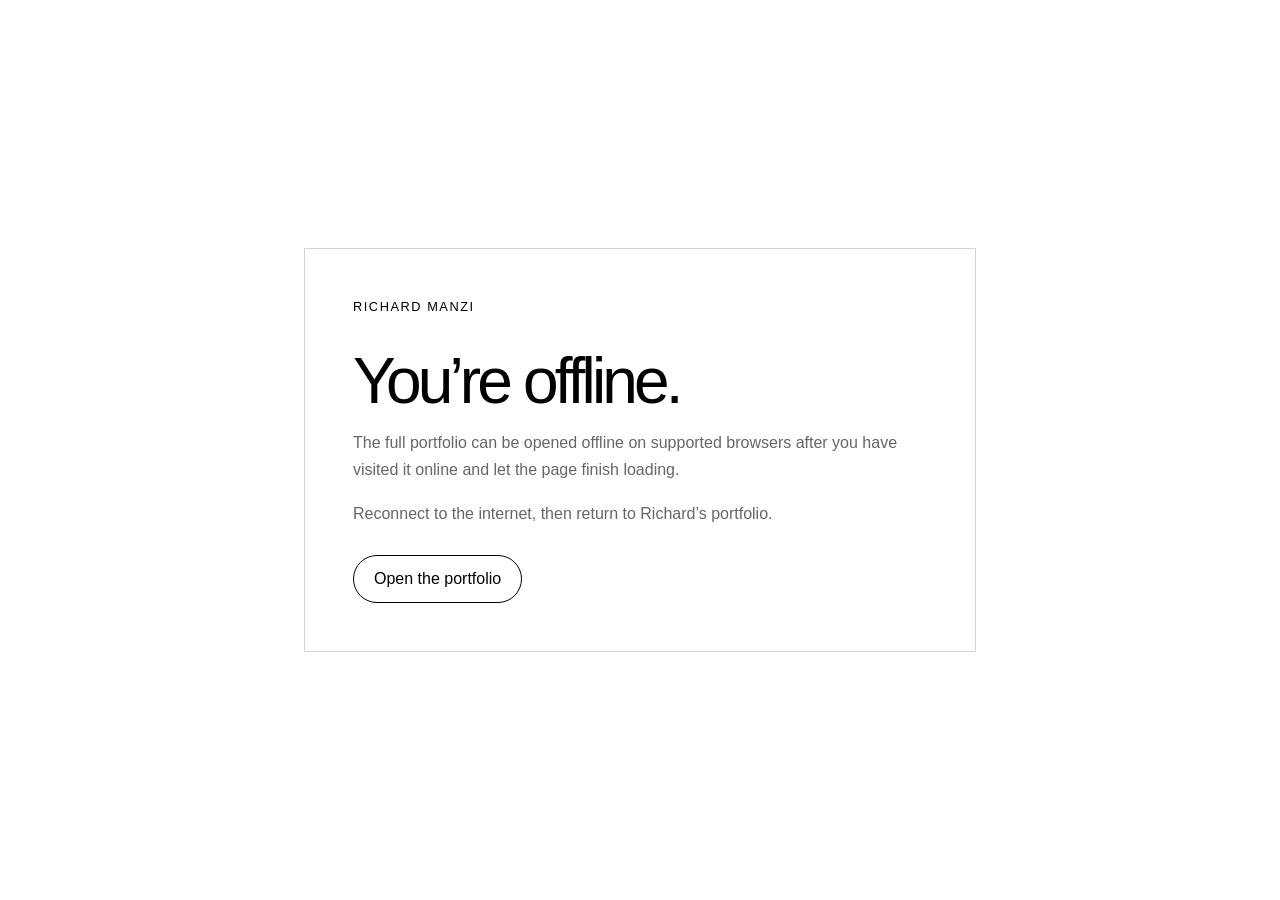
<file: offline.html>
<!doctype html>
<html lang="en">
<head>
  <meta charset="utf-8" />
  <meta name="viewport" content="width=device-width, initial-scale=1" />
  <meta name="robots" content="noindex,follow" />
  <link rel="canonical" href="https://richardmanzi.github.io/" />
  <meta name="theme-color" content="#ffffff" />
  <title>Offline — Richard Manzi Portfolio</title>
  <style>
    :root { color-scheme: light; font-family: Inter, "Helvetica Neue", Arial, sans-serif; background: #fff; color: #000; }
    * { box-sizing: border-box; }
    body { min-height: 100vh; margin: 0; display: grid; place-items: center; padding: 1.5rem; }
    main { width: min(100%, 38rem); padding: clamp(1.5rem, 6vw, 3rem); border: 1px solid #d5d5d5; border-radius: 0; background: #fff; }
    .mark { color: #000; font-size: .8rem; font-weight: 500; letter-spacing: .12em; }
    h1 { margin: 2rem 0 .75rem; font-size: clamp(2.4rem, 8vw, 4rem); font-weight: 300; letter-spacing: -.06em; line-height: 1; }
    p { color: #666; line-height: 1.7; }
    a { display: inline-flex; min-height: 44px; align-items: center; margin-top: .75rem; padding: .65rem 1.25rem; border: 1px solid #000; border-radius: 75px; background: transparent; color: #000; font-weight: 400; text-decoration: none; }
    a:hover { background: #000; color: #fff; }
    a:focus-visible { outline: 2px solid #000; outline-offset: 4px; }
  </style>
  <link rel="stylesheet" href="glass.css?v=editorial-2026-11-03-r3" />
</head>
<body>
  <main>
    <div class="mark" aria-hidden="true">RICHARD MANZI</div>
    <h1>You’re offline.</h1>
    <p>The full portfolio can be opened offline on supported browsers after you have visited it online and let the page finish loading.</p>
    <p>Reconnect to the internet, then return to Richard’s portfolio.</p>
    <a href="/">Open the portfolio</a>
  </main>
</body>
</html>
</file>
<file: glass.css>
/* Richard Manzi portfolio — monochrome editorial system with a single liquid-light hero */
:root {
  --color-obsidian: #000;
  --color-paper: #fff;
  --color-inkstone: #181818;
  --color-felt-gray: #6d6d6d;
  --color-ash-mist: #9a9a9a;
  --color-pewter: #808080;
  --color-slate-pill: #636363;
  --color-border: #d8d8d8;
  --color-soft-paper: #f5f5f5;
  --font-roobert: Inter, "Helvetica Neue", Arial, sans-serif;
  --font-system-ui: system-ui, -apple-system, BlinkMacSystemFont, "Segoe UI", sans-serif;
  --page-max-width: 1078px;
  --section-gap: 46px;
  --radius-pill: 75px;
  --motion-glide: cubic-bezier(.19, 1, .22, 1);

  /* Legacy tokens retained for existing inline styles and small page widgets. */
  --lime: #000;
  --lime2: #333;
  --lime3: #666;
  --dark: #000;
  --dark2: #fff;
  --dark3: #f5f5f5;
  --card: #fff;
  --border: #d8d8d8;
  --text: #000;
  --muted: #6d6d6d;
  --shadow: transparent;
  --nav-bg: rgba(255,255,255,.97);
  color-scheme: light;
}

*, *::before, *::after { box-sizing: border-box; }
html { scroll-behavior: smooth; scroll-padding-top: 5.5rem; background: var(--color-paper); }
body {
  min-width: 320px;
  margin: 0;
  overflow-x: clip;
  background: var(--color-paper) !important;
  background-image: none !important;
  color: var(--color-obsidian);
  font-family: var(--font-roobert);
  font-size: 16px;
  line-height: 1.58;
  -webkit-font-smoothing: antialiased;
  text-rendering: optimizeLegibility;
}
body, button, input, select, textarea { font-family: var(--font-roobert); }
button, input, select, textarea { font-size: inherit; }
img { max-width: 100%; }
::selection { background: #d8d8d8; color: #000; }
::-webkit-scrollbar { width: 6px; }
::-webkit-scrollbar-track { background: #f5f5f5; }
::-webkit-scrollbar-thumb { background: #777; }
a { color: inherit; text-underline-offset: .18em; }
a:hover { text-decoration-thickness: 1px; }
:focus-visible { outline: 2px solid #000 !important; outline-offset: 4px; }

/* Utility and page chrome */
#progress-bar { position: fixed; top: 0; left: 0; z-index: 9999; height: 2px; background: #000; box-shadow: none; transition: width .12s linear; }
#loader { background: #fff; color: #000; }
#loader.hidden { opacity: 0; visibility: hidden; }
.loader-logo { color: #000; font-family: var(--font-roobert); font-weight: 400; letter-spacing: -.08em; }
.loader-bar-bg { background: #e6e6e6; border-radius: 0; }
.loader-bar-fill { background: #000; border-radius: 0; }

/* Quiet fixed navigation; only the owner's own identity and contact action sit here. */
body > nav:not(.mobile-tabbar) {
  position: fixed;
  top: 0;
  left: 0;
  right: 0;
  z-index: 200;
  display: flex;
  width: 100%;
  min-height: 68px;
  align-items: center;
  justify-content: space-between;
  gap: 1rem;
  padding: .65rem max(5%, calc((100vw - var(--page-max-width)) / 2));
  border: 0;
  border-bottom: 1px solid #e7e7e7;
  border-radius: 0;
  background: var(--nav-bg);
  box-shadow: none;
  backdrop-filter: blur(10px);
  -webkit-backdrop-filter: blur(10px);
}
.nav-logo, .drawer-logo, .footer-name {
  color: #000;
  font-family: var(--font-roobert);
  font-weight: 500;
  text-decoration: none;
}
.nav-logo { flex: 0 0 auto; font-size: 1.1rem; letter-spacing: -.055em; }
.nav-links { display: flex; flex: 1 1 auto; align-items: center; justify-content: center; gap: clamp(.8rem, 2vw, 1.7rem); list-style: none; margin: 0; padding: 0; }
.nav-links li a { display: inline-block; padding: .4rem 0; color: #4d4d4d; font-size: .78rem; font-weight: 400; text-decoration: none; white-space: nowrap; transition: color .3s var(--motion-glide); }
.nav-links li a:hover, .nav-links li a.active { color: #000; }
.nav-right { display: flex; flex: 0 0 auto; align-items: center; gap: .75rem; }
.nav-social { display: none; }
.lang-switcher { display: flex; align-items: center; gap: .7rem; padding: 0; border: 0; border-radius: 0; background: transparent; }
.lang-btn { padding: .2rem 0; border: 0; border-radius: 0; background: transparent; color: #6d6d6d; font-size: .72rem; cursor: pointer; }
.lang-btn.active { color: #000; font-weight: 600; background: transparent; }
.nav-avail-dot { width: 6px; height: 6px; border-radius: 50%; background: #000; box-shadow: none; }
.nav-cta, .drawer-cta, .hire-banner-btn {
  display: inline-flex;
  min-height: 42px;
  align-items: center;
  justify-content: center;
  padding: .56rem 1.35rem;
  border: 1px solid #000;
  border-radius: var(--radius-pill);
  background: transparent;
  color: #000;
  font-size: .78rem;
  font-weight: 500;
  text-decoration: none;
  white-space: nowrap;
  box-shadow: none;
  transition: color .35s var(--motion-glide), background .35s var(--motion-glide), border-color .35s var(--motion-glide);
}
.nav-cta:hover, .drawer-cta:hover, .hire-banner-btn:hover { color: #fff; background: #000; border-color: #000; box-shadow: none; }
.hamburger { display: none; }

/* Full-bleed hero: one soft liquid wash, then quiet monochrome type and Richard's portrait. */
#hero {
  position: relative;
  display: flex;
  min-height: min(100vh, 920px);
  min-height: min(100svh, 920px);
  align-items: center;
  overflow: hidden;
  padding: 8.5rem 5% 5.5rem !important;
  background: #000 !important;
  color: #fff;
  isolation: isolate;
}
#hero::before {
  position: absolute;
  z-index: -1;
  top: 3%;
  right: -9%;
  width: min(77vw, 920px);
  height: min(77vw, 920px);
  border-radius: 50%;
  background:
    radial-gradient(ellipse at 24% 34%, rgba(160,224,171,.9), transparent 36%),
    radial-gradient(ellipse at 57% 47%, rgba(255,172,46,.76), transparent 39%),
    radial-gradient(ellipse at 77% 70%, rgba(165,45,37,.88), transparent 42%);
  filter: blur(38px);
  opacity: .74;
  content: "";
  pointer-events: none;
}
#hero::after { position: absolute; z-index: -1; inset: 0; background: radial-gradient(ellipse at 48% 50%, transparent 16%, rgba(0,0,0,.22) 76%); content: ""; pointer-events: none; }
.hero-inner { position: relative; z-index: 1; display: grid; width: 100%; max-width: var(--page-max-width); grid-template-columns: minmax(0, 1.35fr) minmax(250px, .65fr); align-items: center; gap: clamp(2rem, 6vw, 6rem); margin: 0 auto; }
.hero-text { min-width: 0; max-width: 700px; }
.hero-badge, .countdown-badge {
  display: inline-flex;
  align-items: center;
  gap: .55rem;
  margin-bottom: 1.65rem;
  padding: .45rem .9rem;
  border: 1px solid rgba(255,255,255,.55);
  border-radius: var(--radius-pill);
  background: transparent;
  color: #fff;
  font-size: .69rem;
  font-weight: 400;
  letter-spacing: .06em;
  line-height: 1.3;
  text-transform: uppercase;
  box-shadow: none;
}
.hero-badge::before { width: 6px; height: 6px; border-radius: 50%; background: #fff; color: transparent; content: ""; animation: pulse 2.8s ease-in-out infinite; }
@keyframes pulse { 0%,100% { opacity: 1; } 50% { opacity: .4; } }
.hero-name { margin: 0 0 .85rem; color: #fff; font-family: var(--font-roobert); font-size: clamp(4.4rem, 9.6vw, 8.9rem); font-weight: 400; letter-spacing: -.075em; line-height: .78; }
.hero-name .first, .hero-name .last { color: #fff; }
.hero-title { min-height: 1.8rem; margin: 0 0 1.15rem; color: #fff; font-size: clamp(1rem, 1.8vw, 1.2rem); line-height: 1.4; }
.hero-title .typed-text { color: #fff; font-weight: 400; }
.hero-title .cursor { display: inline-block; width: 1px; height: 1.1em; margin-left: .15rem; background: #fff; vertical-align: -.15em; animation: blink 1s step-end infinite; }
@keyframes blink { 50% { opacity: 0; } }
.hero-desc { max-width: 530px; margin: 0 0 1.8rem; color: rgba(255,255,255,.82); font-size: 1rem; line-height: 1.7; }
.hero-actions { display: flex; flex-wrap: wrap; gap: .65rem; }
.btn-primary, .btn-secondary, .btn-download {
  display: inline-flex;
  min-height: 46px;
  align-items: center;
  justify-content: center;
  gap: .45rem;
  padding: .65rem 1.45rem;
  border: 1px solid rgba(255,255,255,.72);
  border-radius: var(--radius-pill);
  background: transparent;
  color: #fff;
  font-size: .86rem;
  font-weight: 400;
  text-decoration: none;
  transition: color .45s var(--motion-glide), background .45s var(--motion-glide), border-color .45s var(--motion-glide);
}
.btn-primary:hover, .btn-secondary:hover, .btn-download:hover { transform: none; border-color: #fff; background: #fff; color: #000; box-shadow: none; }
#hero .hero-actions #pwa-install-btn { min-height: 46px !important; padding: .65rem 1.2rem !important; border: 1px solid rgba(255,255,255,.72) !important; border-radius: var(--radius-pill) !important; background: transparent !important; color: #fff !important; font-size: .82rem !important; font-weight: 400 !important; box-shadow: none !important; }
#hero .hero-actions #pwa-install-btn:hover { background: #fff !important; color: #000 !important; }
#hero .hero-text > p[style*="font-size:0.78rem"] { color: rgba(255,255,255,.64) !important; font-size: .75rem !important; }
.hero-photo { position: relative; width: min(100%, 330px); justify-self: end; margin: 0; perspective: none; }
.hero-photo::before { display: none; }
.hero-photo-wrap { position: relative; width: 100%; height: auto; aspect-ratio: 900 / 1157; overflow: hidden; border: 0; border-radius: 0; background: #e7e7e7; box-shadow: none; }
.hero-photo-wrap img { display: block; width: 100%; height: 100%; object-fit: cover; object-position: center 15%; }
.hero-photo-wrap::after { display: none; }
.hero-stats { display: grid; max-width: 610px; grid-template-columns: repeat(4, minmax(0, 1fr)); gap: 1.2rem; margin-top: 2.2rem; }
.stat { padding: .75rem 0 0; border: 0; border-top: 1px solid rgba(255,255,255,.5); border-radius: 0; background: transparent; text-align: left; box-shadow: none; }
.stat-num { display: block; color: #fff; font-family: var(--font-roobert); font-size: 1.65rem; font-weight: 400; letter-spacing: -.04em; }
.stat-label { color: rgba(255,255,255,.68); font-size: .64rem; letter-spacing: .08em; text-transform: uppercase; }
.hero-share { display: flex; flex-wrap: wrap; align-items: center; gap: .45rem !important; margin-top: 1.25rem !important; }
.hero-share > span { color: rgba(255,255,255,.68) !important; font-size: .72rem !important; font-weight: 400 !important; }
.hero-share a, .hero-share button,
#hero a[href^="https://wa.me/?text="], #hero a[href*="linkedin.com/sharing"], #hero a[href*="twitter.com/intent"] {
  display: inline-flex;
  min-height: 34px;
  align-items: center;
  gap: .35rem;
  padding: .35rem .65rem !important;
  border: 1px solid rgba(255,255,255,.28) !important;
  border-radius: var(--radius-pill) !important;
  background: transparent !important;
  color: #fff !important;
  font-size: .72rem !important;
  font-weight: 400 !important;
  box-shadow: none !important;
  text-decoration: none;
}
.hero-share a:hover, .hero-share button:hover { border-color: #fff !important; background: #fff !important; color: #000 !important; }
.hero-share svg { display: block; width: 14px; height: 14px; flex: 0 0 14px; }

/* Section rhythm and type */
section { padding: clamp(4.5rem, 8vw, 8.5rem) 5% !important; scroll-margin-top: 5.5rem; }
.section-inner, .why-inner { width: 100%; max-width: var(--page-max-width); margin: 0 auto; }
#why-me, #skills, #education, #testimonials, #certificates, #contact, #availability { background-color: #fff !important; color: #000; }
#about, #services, #projects, #experience, #languages, #blog, #pricing { background-color: var(--color-soft-paper) !important; color: #000; }
.section-tag { display: inline-block; margin-bottom: .6rem; color: #6d6d6d; font-size: .7rem; font-weight: 400; letter-spacing: .16em; line-height: 1.4; text-transform: uppercase; }
.section-title, .why-title { margin: 0 0 .75rem; color: #000; font-family: var(--font-roobert); font-size: clamp(2.3rem, 5.7vw, 4.8rem); font-weight: 300; letter-spacing: -.065em; line-height: 1.03; }
.section-title span, .why-title span { color: inherit; }
.section-sub, .why-sub { max-width: 650px; margin: 0 0 2.7rem; color: #6d6d6d; font-size: .98rem; line-height: 1.7; }
.why-sub { margin-bottom: 2rem; }
.divider { width: 42px; height: 1px; margin: 1rem 0 2rem; background: #000; border-radius: 0; box-shadow: none; }

/* Advantage and biography areas: whitespace and hairlines in place of card chrome. */
.why-grid { display: grid; grid-template-columns: repeat(3, minmax(0, 1fr)); gap: 0 1.7rem; }
.why-card { padding: 1.3rem .2rem 1.45rem; border: 0; border-top: 1px solid #cfcfcf; border-radius: 0; background: transparent; transition: border-color .4s var(--motion-glide); }
.why-card:hover { border-color: #000; transform: none; }
.why-icon { margin-bottom: .65rem; font-size: 1.45rem; filter: grayscale(1); }
.why-card-title { margin-bottom: .35rem; color: #000; font-size: .98rem; font-weight: 500; }
.why-card-text { color: #6d6d6d; font-size: .86rem; line-height: 1.6; }
.about-grid { display: grid; grid-template-columns: minmax(0, 1fr) minmax(280px, .85fr); align-items: start; gap: clamp(2rem, 6vw, 5.5rem); }
.about-text p { margin: 0 0 1rem; color: #4c4c4c; font-size: .98rem; line-height: 1.75; }
.about-info { display: flex; flex-direction: column; gap: .7rem; margin-top: 1.6rem; }
.about-info-item { display: flex; align-items: center; gap: .85rem; min-width: 0; }
.about-info-icon, .contact-icon, .project-icon, .skill-cat-icon { display: flex; width: 34px; height: 34px; flex: 0 0 34px; align-items: center; justify-content: center; border: 1px solid #dedede; border-radius: 0; background: transparent; color: #000; font-size: .95rem; filter: grayscale(1); }
.about-info-label, .contact-label { color: #777; font-size: .68rem; letter-spacing: .08em; text-transform: uppercase; }
.about-info-value, .contact-value { color: #000; font-size: .88rem; overflow-wrap: anywhere; }
.about-right { display: flex; flex-direction: column; gap: 0; }
.about-card, .service-card, .skill-category, .project-card, .edu-card, .testimonial-card,
.testimonial-form-wrap, .lang-card, .contact-item, .countdown-card, .blog-card,
.project-directory-block, .project-community-group, .community-resources {
  border: 1px solid #d6d6d6;
  border-radius: 0;
  background: #fff;
  color: #000;
  box-shadow: none;
  backdrop-filter: none;
  -webkit-backdrop-filter: none;
}
.about-card { padding: 1.05rem 0; border-width: 0 0 1px; background: transparent; transition: border-color .4s var(--motion-glide); }
.about-card:first-child { border-top-width: 1px; }
.about-card:hover { border-color: #000; transform: none; box-shadow: none; }
.about-card-title { margin: 0 0 .25rem; color: #000; font-size: .93rem; font-weight: 500; }
.about-card-text { color: #6d6d6d; font-size: .86rem; line-height: 1.6; }

/* Services and skills */
.services-grid, .skills-grid { display: grid; grid-template-columns: repeat(auto-fit, minmax(min(100%, 290px), 1fr)); gap: 1.1rem; }
.service-card, .skill-category { position: relative; overflow: hidden; padding: clamp(1.25rem, 3vw, 2rem); transition: border-color .4s var(--motion-glide), transform .8s var(--motion-glide); }
.service-card::before { position: absolute; top: 0; right: 0; left: 0; height: 1px; background: #000; content: ""; transform: scaleX(0); transform-origin: left; transition: transform .8s var(--motion-glide); }
.service-card:hover, .skill-category:hover { border-color: #000; transform: translateY(-2px); box-shadow: none; }
.service-card:hover::before, .service-card.featured::before { transform: scaleX(1); }
.service-card.featured { border-color: #000; }
.service-badge, .blog-tag { display: inline-block; margin-bottom: .85rem; padding: .3rem .7rem; border: 1px solid #000; border-radius: var(--radius-pill); background: transparent; color: #000; font-size: .67rem; font-weight: 400; letter-spacing: .06em; text-transform: uppercase; }
.service-icon { margin-bottom: .7rem; font-size: 2rem; filter: grayscale(1); }
.service-name { margin-bottom: .35rem; color: #000; font-family: var(--font-roobert); font-size: 1.08rem; font-weight: 500; }
.service-desc, .service-feature { color: #6d6d6d; font-size: .86rem; line-height: 1.6; }
.service-desc { margin-bottom: 1.2rem; }
.service-features { display: flex; flex-direction: column; gap: .35rem; margin-bottom: 1.2rem; }
.service-feature { display: flex; align-items: flex-start; gap: .45rem; }
.service-feature::before { flex: 0 0 auto; color: #000; content: "—"; font-weight: 400; }
.service-cta, .form-btn, .t-form-btn {
  display: inline-flex;
  min-height: 44px;
  align-items: center;
  justify-content: center;
  padding: .6rem 1.25rem;
  border: 1px solid #000;
  border-radius: var(--radius-pill);
  background: transparent;
  color: #000;
  font-size: .84rem;
  font-weight: 400;
  text-decoration: none;
  box-shadow: none;
  transition: color .4s var(--motion-glide), background .4s var(--motion-glide);
}
.service-cta:hover, .form-btn:hover, .t-form-btn:hover { background: #000; color: #fff; transform: none; box-shadow: none; }
.skill-cat-title { display: flex; align-items: center; gap: .65rem; margin-bottom: 1.05rem; color: #000; font-size: .93rem; font-weight: 500; }
.skill-cat-icon { width: 30px; height: 30px; flex-basis: 30px; }
.skill-bar-wrap { margin-bottom: .85rem; }
.skill-bar-top { display: flex; justify-content: space-between; gap: .6rem; margin-bottom: .35rem; }
.skill-bar-name { color: #4e4e4e; font-size: .82rem; }
.skill-bar-pct { color: #000; font-size: .76rem; font-weight: 400; }
.skill-bar-bg { height: 2px; overflow: hidden; background: #e4e4e4; border-radius: 0; }
.skill-bar-fill { height: 100%; background: #000; border-radius: 0; transition: width 1s var(--motion-glide); }
.skill-tags { display: flex; flex-wrap: wrap; gap: .45rem; margin-top: .6rem; }
.skill-tag, .project-tag { display: inline-flex; align-items: center; min-height: 28px; padding: .24rem .68rem; border: 1px solid #d5d5d5; border-radius: var(--radius-pill); background: transparent; color: #4d4d4d; font-size: .72rem; font-weight: 400; line-height: 1.3; }

/* Project directory: Richard's own portfolio entries remain separate from credited community references. */
.projects-grid { display: grid; grid-template-columns: 1fr; gap: 0; }
.project-directory { display: grid; grid-template-columns: repeat(2, minmax(0, 1fr)); gap: 1rem; margin: 1.5rem 0 2rem; padding: 0; border: 0; background: transparent; }
.project-directory-block { padding: 1.1rem 1.25rem; border-width: 1px; }
.project-directory-heading { display: flex; flex-wrap: wrap; align-items: baseline; gap: .2rem .7rem; margin-bottom: .7rem; }
.project-directory-kicker, .project-group-kicker { color: #555; font-size: .68rem; font-weight: 400; letter-spacing: .1em; line-height: 1.4; text-transform: uppercase; }
.project-directory-note { color: #777; font-size: .77rem; line-height: 1.45; }
.project-directory-links { display: flex; flex-wrap: wrap; gap: .5rem; }
.project-directory-link { display: inline-flex; min-height: 42px; align-items: center; justify-content: space-between; gap: .8rem; padding: .5rem .78rem; border: 1px solid #d4d4d4; border-radius: 0; background: #fff; color: #000; font-size: .79rem; line-height: 1.35; text-decoration: none; transition: border-color .4s var(--motion-glide), color .4s var(--motion-glide); }
.project-directory-link:hover, .project-directory-link:focus-visible { border-color: #000; background: #fff; box-shadow: none; transform: none; }
.project-directory-link strong { color: #6d6d6d; font-size: .68rem; font-weight: 400; white-space: nowrap; }
.project-directory-learning, .project-directory-community { border-color: #000; background: #f1f1f1; color: #000; }
.project-directory-community strong { color: #000; background: transparent; }
.project-group { margin: 2.8rem 0 0; scroll-margin-top: 6rem; background: transparent; }
.project-group-heading { display: flex; align-items: flex-end; justify-content: space-between; gap: 1rem; margin: 0 0 1.1rem; }
.project-group-title { margin: 0; color: #000; font-size: clamp(1.45rem, 3vw, 2rem); font-weight: 400; letter-spacing: -.045em; line-height: 1.14; }
.project-group-description { max-width: 720px; margin: .45rem 0 0; color: #626262; font-size: .88rem; line-height: 1.6; }
.project-group-count { flex: 0 0 auto; padding: .35rem .7rem; border: 1px solid #bdbdbd; border-radius: var(--radius-pill); background: transparent; color: #555; font-size: .7rem; font-weight: 400; }
.project-community-group { margin-top: 2.5rem; padding: clamp(1rem, 3vw, 1.8rem); border: 1px solid #bdbdbd; background: #f0f0f0; }
.project-community-group .project-group-heading { margin-bottom: 1rem; }
.project-community-group .community-source-note { margin: 0 0 1.3rem; }
.project-community-group .community-grid { grid-template-columns: repeat(auto-fit, minmax(min(100%, 360px), 1fr)); gap: 1rem; }
.project-directory + .project-community-group { margin-top: 1rem; }
.project-community-group + .project-community-group { margin-top: 1.2rem; }
.project-portfolio-heading { margin: 2.7rem 0 0; padding-top: 1.5rem; border-top: 1px solid #bdbdbd; }
.project-portfolio-heading h3 { margin: 0; color: #000; font-size: clamp(1.45rem, 3vw, 2rem); font-weight: 400; letter-spacing: -.04em; line-height: 1.2; }
.project-portfolio-heading p { margin: .4rem 0 0; color: #6d6d6d; font-size: .88rem; }
.project-portfolio-heading + .project-group { margin-top: 1.25rem; }
.project-card { position: relative; overflow: hidden; padding: 1.55rem 1.8rem; border-radius: 0; border-color: #d4d4d4; background: #fff; transition: border-color .45s var(--motion-glide), transform .8s var(--motion-glide); }
.project-card::before { position: absolute; top: 0; left: 0; width: 1px; height: 100%; background: #000; content: ""; transform: scaleY(0); transform-origin: top; transition: transform .8s var(--motion-glide); }
.project-card:hover { border-color: #000; transform: none; box-shadow: none; }
.project-card:hover::before { transform: scaleY(1); }
.project-img { display: block; width: 100%; height: 180px; margin-bottom: 1rem; border-radius: 0; object-fit: cover; }
.project-img-placeholder { display: flex; align-items: center; justify-content: center; background: #eee; color: #000; font-size: 2.6rem; }
.project-icon { width: 42px; height: 42px; margin-bottom: .85rem; }
.project-title { margin: 0 0 .4rem; color: #000; font-family: var(--font-roobert); font-size: 1.05rem; font-weight: 500; line-height: 1.35; }
.project-title a { color: inherit; text-decoration: none; }
.project-title a:hover { text-decoration: underline; }
.project-desc { margin: 0 0 .9rem; color: #626262; font-size: .86rem; line-height: 1.6; }
.project-tags { display: flex; flex-wrap: wrap; gap: .35rem; }
.project-more, .blog-read-more { display: inline-flex; align-items: center; gap: .35rem; margin-top: .85rem; color: #000; font-size: .8rem; font-weight: 500; text-underline-offset: .2em; }
.community-section { background: transparent; }
.community-jump { display: flex; flex-wrap: wrap; align-items: center; gap: .8rem; margin: 1.2rem 0 .1rem; padding: 1rem; border: 1px solid #ccc; background: #fff; }
.community-jump p { margin: 0; color: #666; font-size: .88rem; }
.community-jump a { text-decoration: none; }
.community-source-note { margin: .75rem 0 1.5rem; color: #626262; font-size: .83rem; line-height: 1.55; }
.community-source-note a, .community-credit a { color: #000; text-decoration: underline; text-underline-offset: .17em; }
.community-grid { align-items: stretch; }
.community-card { display: flex; flex-direction: column; cursor: default !important; }
.community-card .project-title { margin-bottom: .6rem; font-size: 1rem; }
.community-badge { align-self: flex-start; margin: 0 0 .9rem; padding: .35rem .7rem; border: 1px solid #000; border-radius: var(--radius-pill); background: transparent; color: #000; font-size: .67rem; line-height: 1.4; letter-spacing: .025em; }
.community-figure { margin: 0 0 1rem; }
.community-figure > a { display: block; overflow: hidden; border-radius: 0; }
.community-image { display: block; width: 100%; max-width: 100%; height: auto; aspect-ratio: 16 / 9; border-radius: 0; background: #e8e8e8; object-fit: contain; }
.community-figure figcaption { margin-top: .48rem; color: #707070; font-size: .72rem; line-height: 1.45; }
.community-figure figcaption a { color: #000; text-underline-offset: .15em; }
.community-detail { margin: .15rem 0 .65rem; color: #575757; font-size: .82rem; line-height: 1.55; }
.community-detail strong, .community-credit strong { color: #000; }
.community-resources { margin-top: .12rem; padding: .75rem .85rem; border-color: #d2d2d2; background: #fafafa; }
.community-resources summary { color: #000; cursor: pointer; font-size: .85rem; font-weight: 500; }
.community-links { display: flex; flex-wrap: wrap; gap: .4rem; margin-top: .7rem; }
.community-links a { display: inline-flex; min-height: 38px; align-items: center; padding: .4rem .65rem; border: 1px solid #ccc; border-radius: var(--radius-pill); background: #fff; color: #222; font-size: .73rem; line-height: 1.35; text-decoration: none; overflow-wrap: anywhere; transition: border-color .35s var(--motion-glide); }
.community-links a:hover, .community-links a:focus-visible { border-color: #000; background: #fff; }
.community-credit { margin: .75rem 0 0; color: #626262; font-size: .77rem; line-height: 1.5; overflow-wrap: anywhere; }

/* Experience, learning, reviews, and forms */
.timeline { position: relative; padding-left: 1.5rem; }
.timeline::before { position: absolute; top: 0; bottom: 0; left: 0; width: 1px; background: #bdbdbd; content: ""; }
.timeline-item { position: relative; margin-bottom: 2rem; }
.timeline-dot { position: absolute; top: .35rem; left: -1.82rem; width: 9px; height: 9px; border: 1px solid #000; border-radius: 50%; background: #fff; box-shadow: none; }
.timeline-date, .edu-school { color: #626262; font-size: .73rem; font-weight: 400; letter-spacing: .08em; text-transform: uppercase; }
.timeline-title { margin: .15rem 0; color: #000; font-size: 1rem; font-weight: 500; }
.timeline-company, .timeline-desc { color: #666; font-size: .86rem; line-height: 1.65; }
.timeline-company { margin-bottom: .55rem; }
.edu-grid { display: grid; grid-template-columns: repeat(auto-fit, minmax(min(100%, 250px), 1fr)); gap: 1rem; }
.edu-card { padding: 1.35rem; }
.edu-card:hover { border-color: #000; transform: none; box-shadow: none; }
.edu-icon { margin-bottom: .65rem; font-size: 1.7rem; filter: grayscale(1); }
.edu-degree { margin-bottom: .25rem; color: #000; font-size: .95rem; font-weight: 500; }
.edu-year { color: #777; font-size: .76rem; }
.countdown-card { position: relative; overflow: hidden; padding: 1.5rem; border-color: #000; background: #f5f5f5; }
.countdown-card::before { display: none; }
.countdown-badge { margin-bottom: .8rem; padding: .3rem .65rem; border-color: #bbb; background: transparent; color: #333; font-size: .66rem; }
.countdown-badge .pulse-dot { width: 6px; height: 6px; border-radius: 50%; background: #000; animation: none; }
.countdown-title { margin-bottom: .25rem; color: #000; font-size: 1.1rem; font-weight: 500; }
.countdown-subtitle { margin-bottom: 1.2rem; color: #666; font-size: .82rem; }
.countdown-timer { display: flex; justify-content: flex-start; gap: .55rem; flex-wrap: wrap; }
.countdown-unit { min-width: 58px; padding: .65rem .75rem; border: 1px solid #d4d4d4; border-radius: 0; background: #fff; }
.countdown-number { margin-bottom: .15rem; color: #000; font-size: 1.45rem; font-weight: 400; line-height: 1; }
.countdown-label, .countdown-progress-label { color: #6d6d6d; font-size: .64rem; text-transform: uppercase; letter-spacing: .04em; }
.countdown-progress { max-width: 400px; margin-top: 1rem; }
.countdown-progress-label { display: flex; justify-content: space-between; margin-bottom: .35rem; }
.countdown-progress-bar { height: 2px; background: #ddd; }
.countdown-progress-fill { height: 100%; background: #000; transition: width 1s var(--motion-glide); }

.testimonials-grid { display: grid; grid-template-columns: repeat(auto-fit, minmax(min(100%, 280px), 1fr)); gap: 1rem; margin-bottom: 2.5rem; }
.testimonial-card { padding: 1.5rem; }
.testimonial-card:hover, .lang-card:hover, .contact-item:hover { border-color: #000; transform: none; box-shadow: none; }
.testimonial-quote { margin-bottom: .4rem; color: #000; font-family: Georgia, serif; font-size: 2.3rem; line-height: 1; }
.testimonial-text { margin-bottom: 1.2rem; color: #5c5c5c; font-size: .88rem; line-height: 1.65; font-style: italic; }
.testimonial-author { display: flex; align-items: center; gap: .7rem; }
.testimonial-avatar { display: flex; width: 38px; height: 38px; align-items: center; justify-content: center; flex: 0 0 38px; border-radius: 50%; background: #e8e8e8; color: #000; font-size: .82rem; font-weight: 500; }
.testimonial-name { color: #000; font-size: .87rem; font-weight: 500; }
.testimonial-role { color: #777; font-size: .74rem; }
.testimonial-stars, .lang-stars { color: #000; font-size: .78rem; letter-spacing: .08em; }
.testimonial-form-wrap { padding: clamp(1.2rem, 3vw, 2rem); }
.testimonial-form-title { margin-bottom: .3rem; color: #000; font-size: 1.1rem; font-weight: 500; }
.testimonial-form-sub { margin-bottom: 1.1rem; color: #6d6d6d; font-size: .85rem; }
.t-form, .contact-form { display: flex; flex-direction: column; gap: .9rem; }
.t-form-row { display: grid; grid-template-columns: 1fr 1fr; gap: .9rem; }
.t-form-group, .form-group { display: flex; flex-direction: column; gap: .35rem; }
.t-form-label, .form-label { color: #555; font-size: .7rem; font-weight: 400; letter-spacing: .06em; text-transform: uppercase; }
.t-form-input, .t-form-textarea, .t-form-select, .form-input, .form-textarea {
  width: 100%;
  min-height: 46px;
  padding: .72rem .8rem;
  border: 1px solid #bdbdbd !important;
  border-radius: 0 !important;
  outline: none;
  background: #fff !important;
  color: #000 !important;
  font-size: .9rem;
  transition: border-color .35s var(--motion-glide);
}
.t-form-input::placeholder, .t-form-textarea::placeholder, .form-input::placeholder, .form-textarea::placeholder { color: #888; }
.t-form-input:focus, .t-form-textarea:focus, .t-form-select:focus, .form-input:focus, .form-textarea:focus { border-color: #000 !important; box-shadow: none !important; }
.t-form-textarea, .form-textarea { min-height: 120px; resize: vertical; }
.t-form-stars { display: flex; flex-direction: row-reverse; gap: .35rem; }
.t-form-stars input { position: absolute; opacity: 0; }
.t-form-stars label { color: #bbb; cursor: pointer; font-size: 1.4rem; }
.t-form-stars input:checked ~ label, .t-form-stars label:hover, .t-form-stars label:hover ~ label { color: #000; }
.t-form-btn, .form-btn { width: fit-content; cursor: pointer; }

/* Languages, certificates, blog */
.lang-grid { display: grid; grid-template-columns: repeat(auto-fit, minmax(min(100%, 170px), 1fr)); gap: .9rem; }
.lang-card { padding: 1.2rem; text-align: left; }
.lang-flag { margin-bottom: .45rem; font-size: 1.7rem; filter: grayscale(1); }
.lang-name { margin-bottom: .15rem; color: #000; font-size: .93rem; font-weight: 500; }
.lang-level { color: #6d6d6d; font-size: .77rem; }
.lang-stars { margin-top: .35rem; }
#certificates > .section-inner > div[style*="grid-template-columns"] { display: grid; grid-template-columns: repeat(auto-fit, minmax(min(100%, 290px), 1fr)); gap: 1rem !important; }
#certificates a { color: inherit; }
#certificates .service-card { height: 100%; padding: 1.35rem !important; border: 1px solid #d5d5d5 !important; border-radius: 0 !important; background: #fff !important; }
#certificates .service-card > div { color: #000 !important; }
#certificates .service-card > div[style*="background:rgba"] { border: 1px solid #bbb !important; border-radius: var(--radius-pill) !important; background: transparent !important; color: #000 !important; }
.blog-grid { display: grid; grid-template-columns: repeat(auto-fit, minmax(min(100%, 290px), 1fr)); gap: 1rem; }
.blog-card { overflow: hidden; background: #fff; }
.blog-card-header { position: relative; display: flex; min-height: 170px; flex-wrap: wrap; align-content: space-between; align-items: flex-start; gap: .7rem; padding: 1.25rem; background: #e9e9e9; }
.blog-card-header::before { display: none; }
.blog-emoji { margin-left: auto; font-size: 1.5rem; filter: grayscale(1); }
.blog-card-title { width: 100%; color: #000; font-size: 1.02rem; font-weight: 500; line-height: 1.35; }
.blog-card-body { padding: 1.2rem; }
.blog-card-excerpt { color: #626262; font-size: .84rem; line-height: 1.6; }
.blog-card-meta { display: flex; align-items: center; justify-content: space-between; gap: .8rem; margin-top: .8rem; }
.blog-card-date { color: #777; font-size: .72rem; }
.blog-read-more { cursor: pointer; }
.blog-card:hover { border-color: #000; box-shadow: none; }

/* Dialogs */
.modal-overlay { position: fixed; inset: 0; z-index: 500; display: flex; align-items: center; justify-content: center; padding: 1rem; background: rgba(0,0,0,.78); opacity: 0; visibility: hidden; transition: opacity .35s var(--motion-glide), visibility .35s var(--motion-glide); backdrop-filter: none; -webkit-backdrop-filter: none; }
.modal-overlay.open { opacity: 1; visibility: visible; }
.modal-box { position: relative; width: 100%; max-width: 620px; max-height: 88vh; overflow-y: auto; padding: clamp(1.4rem, 4vw, 2.5rem); transform: translateY(14px); border: 1px solid #bbb; border-radius: 0; background: #fff; color: #000; box-shadow: none; transition: transform .45s var(--motion-glide); }
.modal-overlay.open .modal-box { transform: translateY(0); }
.modal-close { position: absolute; top: .85rem; right: .85rem; display: flex; width: 38px; height: 38px; align-items: center; justify-content: center; border: 1px solid #bbb; border-radius: var(--radius-pill); background: #fff; color: #000; cursor: pointer; font-size: 1rem; }
.modal-close:hover { border-color: #000; color: #000; }
.modal-icon { margin-bottom: .75rem; font-size: 2.2rem; filter: grayscale(1); }
.modal-title { margin: 0 2.5rem 1rem 0; color: #000; font-size: 1.45rem; font-weight: 500; line-height: 1.2; }
.modal-desc, .modal-feature, .blog-modal-content { color: #555; font-size: .9rem; line-height: 1.7; }
.modal-features-title { margin-bottom: .7rem; color: #000; font-size: .72rem; font-weight: 500; letter-spacing: .1em; text-transform: uppercase; }
.modal-feature { display: flex; gap: .55rem; margin-bottom: .45rem; }
.modal-feature::before { flex: 0 0 auto; color: #000; content: "—"; }
.blog-modal-content h3 { margin: 1.1rem 0 .3rem; color: #000; font-size: 1rem; font-weight: 500; }

/* Contact, pricing, availability */
.contact-grid { display: grid; grid-template-columns: minmax(0, .85fr) minmax(0, 1fr); align-items: start; gap: clamp(2rem, 6vw, 5rem); }
.contact-info { display: flex; flex-direction: column; gap: 0; }
.contact-item { display: flex; min-height: 66px; align-items: center; gap: .85rem; padding: .8rem 0; border-width: 0 0 1px; border-radius: 0; background: transparent; text-decoration: none; transition: border-color .4s var(--motion-glide); }
.contact-item:first-child { border-top-width: 1px; }
.contact-item:hover { border-color: #000; }
.contact-whatsapp-cta { display: inline-flex; min-height: 46px; align-items: center; gap: .6rem; margin: -.25rem 0 1.35rem; padding: .65rem 1.15rem; border: 1px solid #000; border-radius: var(--radius-pill); background: transparent; color: #000; font-size: .86rem; font-weight: 400; text-decoration: none; box-shadow: none; transition: color .4s var(--motion-glide), background .4s var(--motion-glide); }
.contact-whatsapp-cta:hover { color: #fff; background: #000; transform: none; }
.contact-whatsapp-cta svg { width: 19px; height: 19px; }
.contact-whatsapp-number { color: #666; font-size: .78rem; font-weight: 400; }
#contact .contact-value button { padding: .12rem .5rem !important; border: 1px solid #aaa !important; border-radius: var(--radius-pill) !important; background: transparent !important; color: #000 !important; font-size: .68rem !important; }
.pricing-grid-wrap { display: grid; grid-template-columns: 1fr 1fr; gap: 1rem !important; max-width: 900px; margin: 0 auto; }
.pricing-grid-wrap > div { padding: 1.4rem !important; border: 1px solid #d3d3d3 !important; border-radius: 0 !important; background: #fff !important; box-shadow: none !important; }
.pricing-grid-wrap > div > div:first-child { color: #000 !important; font-size: 1rem !important; font-weight: 500 !important; }
.price-option { display: flex; min-height: 42px; align-items: center; gap: .55rem; padding: .55rem 0; border-bottom: 1px solid #e4e4e4; }
.price-option input[type="checkbox"] { accent-color: #000; }
.price-label { flex: 1; color: #555; font-size: .82rem; }
.price-option:has(input:checked) .price-label { color: #000; }
.price-amt { color: #000; font-size: .8rem; font-weight: 500; }
.price-item-row { display: flex; justify-content: space-between; gap: .8rem; padding: .45rem 0; border-bottom: 1px solid #e2e2e2; color: #555; font-size: .82rem; }
#price-total { color: #000 !important; font-weight: 400 !important; }
#avail-calendar { display: grid; grid-template-columns: repeat(4, minmax(0,1fr)); gap: .7rem !important; margin-bottom: 1.5rem !important; }
#avail-calendar > div { padding: .8rem !important; border: 1px solid #d5d5d5 !important; border-top: 2px solid #000 !important; border-radius: 0 !important; background: #fff !important; text-align: left !important; box-shadow: none !important; }
#avail-calendar > div > div:first-child { color: #000 !important; font-size: .9rem !important; font-weight: 500 !important; }
#avail-calendar > div > div:nth-child(2) { color: #777 !important; font-size: .68rem !important; }
#avail-calendar > div > div:last-child { color: #000 !important; font-size: .68rem !important; }
#availability .section-inner > div[style*="max-width:700px"] > div[style*="display:flex; gap:1.5rem"] { justify-content: flex-start !important; gap: 1rem !important; }
#availability .section-inner > div[style*="max-width:700px"] > div[style*="display:flex; gap:1.5rem"] > div > div:first-child { border: 1px solid #000; border-radius: 50% !important; background: #000 !important; }
#availability .section-inner > div[style*="max-width:700px"] > div[style*="text-align:center"] a { min-height: 46px; padding: .65rem 1.35rem !important; border: 1px solid #000 !important; border-radius: var(--radius-pill) !important; background: transparent !important; color: #000 !important; font-size: .83rem !important; font-weight: 400 !important; text-decoration: none; }
#availability .section-inner > div[style*="max-width:700px"] > div[style*="text-align:center"] a:hover { background: #000 !important; color: #fff !important; }

/* Footer, notices, and floating controls */
footer { padding: 2rem 5%; border-top: 1px solid #333; background: #000 !important; color: #fff; }
.footer-inner { display: flex; max-width: var(--page-max-width); align-items: center; justify-content: space-between; gap: 1.5rem; margin: 0 auto; }
.footer-name { margin-bottom: .2rem; color: #fff; font-size: 1.05rem; }
.footer-text { margin: 0; color: #aaa; font-size: .79rem; line-height: 1.5; }
.footer-socials { display: flex; flex-wrap: wrap; gap: .45rem; }
.footer-social { display: inline-flex; width: 38px; height: 38px; align-items: center; justify-content: center; border: 1px solid #686868; border-radius: 50%; background: transparent; color: #fff; font-size: .82rem; text-decoration: none; transition: border-color .35s var(--motion-glide), background .35s var(--motion-glide); }
.footer-social:hover { border-color: #fff; background: #222; }
#hire-banner { position: fixed; right: 0; bottom: 0; left: 0; z-index: 100; display: flex; align-items: center; justify-content: space-between; gap: 1rem; padding: .75rem max(5%, calc((100vw - var(--page-max-width)) / 2)); border-top: 1px solid #d5d5d5; background: rgba(255,255,255,.97); color: #000; transform: translateY(110%); transition: transform .6s var(--motion-glide); backdrop-filter: blur(12px); -webkit-backdrop-filter: blur(12px); }
#hire-banner.show { transform: translateY(0); }
.hire-banner-text { color: #000; font-size: .83rem; font-weight: 400; }
.hire-banner-text span { margin-left: .4rem; color: #6d6d6d; font-size: .77rem; font-weight: 400; }
.hire-banner-btn { min-height: 38px; padding: .45rem 1.1rem; font-size: .76rem; }
.hire-banner-close { border: 0; background: transparent; color: #555; cursor: pointer; font-size: 1.1rem; }
#cookie-banner { z-index: 9999; padding: .85rem 5% !important; border: 0 !important; background: rgba(55,55,55,.94) !important; color: #fff !important; box-shadow: none !important; backdrop-filter: none !important; -webkit-backdrop-filter: none !important; }
#cookie-banner p { color: #fff !important; font-size: .8rem !important; }
#cookie-banner p a { color: #fff !important; text-decoration: underline; }
#cookie-banner button { min-height: 40px; padding: .5rem 1.1rem !important; border: 1px solid #fff !important; border-radius: var(--radius-pill) !important; background: transparent !important; color: #fff !important; font-size: .77rem !important; font-weight: 400 !important; }
#cookie-banner button:hover { background: #fff !important; color: #000 !important; }
#visitor-badge { display: none !important; }
#whatsapp-btn { position: fixed; right: 1.3rem; bottom: 1.3rem; z-index: 120; display: flex; width: 48px; height: 48px; align-items: center; justify-content: center; border: 1px solid #000; border-radius: 50%; background: #fff; color: #000; text-decoration: none; box-shadow: none; }
#whatsapp-btn svg { width: 22px; height: 22px; }
#whatsapp-btn:hover { background: #000; color: #fff; }
#whatsapp-btn .wa-tooltip { position: absolute; right: 56px; padding: .35rem .55rem; background: #000; color: #fff; font-size: .7rem; white-space: nowrap; opacity: 0; pointer-events: none; }
#whatsapp-btn:hover .wa-tooltip { opacity: 1; }
#back-top { position: fixed; right: 1.3rem; bottom: 4.9rem; z-index: 110; display: none; width: 42px; height: 42px; border: 1px solid #000; border-radius: 50%; background: #fff; color: #000; cursor: pointer; box-shadow: none; }
#back-top.show { display: block; }
#back-top:hover { background: #000; color: #fff; }
#cursor, #cursor-ring, #confetti-canvas { display: none !important; }

/* Offline fallback shares this file through the app-shell cache. */
body > main:not(#main-content) { width: min(100%, 42rem); padding: clamp(1.5rem, 6vw, 3rem); border: 1px solid #d5d5d5; border-radius: 0; background: #fff; color: #000; box-shadow: none; }
body > main:not(#main-content) .mark { color: #000; font-size: .8rem; letter-spacing: .12em; }
body > main:not(#main-content) h1 { color: #000; font-size: clamp(2.4rem, 8vw, 4rem); font-weight: 300; letter-spacing: -.06em; line-height: 1; }
body > main:not(#main-content) p { color: #666; }
body > main:not(#main-content) a { display: inline-flex; min-height: 44px; align-items: center; padding: .65rem 1.25rem; border: 1px solid #000; border-radius: var(--radius-pill); background: transparent; color: #000; font-weight: 400; text-decoration: none; }
body > main:not(#main-content) a:hover { background: #000; color: #fff; }

/* Responsive layout: compact top bar and a simple bottom navigation on phones. */
@media (max-width: 1050px) {
  body > nav:not(.mobile-tabbar) { min-height: 62px; }
  .nav-links { gap: .9rem; }
  .nav-links li a { font-size: .74rem; }
  .nav-right { gap: .5rem; }
  .nav-cta { min-height: 38px; padding: .45rem 1rem; }
}
@media (max-width: 900px) {
  body { padding-bottom: calc(70px + env(safe-area-inset-bottom)); }
  body > nav:not(.mobile-tabbar) { min-height: 60px; padding-right: 1.2rem; padding-left: 1.2rem; }
  .nav-links, .nav-social, .lang-switcher, .nav-avail-dot { display: none !important; }
  body > .mobile-tabbar {
    position: fixed !important;
    top: auto !important;
    right: 0 !important;
    bottom: 0 !important;
    left: 0 !important;
    z-index: 300 !important;
    display: flex !important;
    width: 100%;
    min-height: calc(64px + env(safe-area-inset-bottom)) !important;
    align-items: stretch;
    justify-content: space-around;
    gap: 0;
    padding: 4px 8px calc(4px + env(safe-area-inset-bottom));
    transform: none !important;
    border: 0 !important;
    border-top: 1px solid #d8d8d8 !important;
    border-radius: 0 !important;
    background: rgba(255,255,255,.98) !important;
    box-shadow: none !important;
    backdrop-filter: blur(8px);
    -webkit-backdrop-filter: blur(8px);
  }
  .mobile-tabbar .mobile-tab { display: flex; flex: 1 1 0; min-width: 0; min-height: 54px; flex-direction: column; align-items: center; justify-content: center; gap: 3px; border-radius: 0; color: #6d6d6d; font-size: .66rem; font-weight: 400; line-height: 1.1; text-decoration: none; transition: color .3s var(--motion-glide); -webkit-tap-highlight-color: transparent; }
  .mobile-tabbar .mobile-tab svg { display: block; width: 21px; height: 21px; flex: 0 0 21px; }
  .mobile-tabbar .mobile-tab:hover, .mobile-tabbar .mobile-tab:active { color: #000; background: transparent; transform: none; }
  .mobile-tabbar .mobile-tab.is-active, .mobile-tabbar .mobile-tab[aria-current="page"] { color: #000; background: transparent; font-weight: 500; }
  .mobile-tabbar .mobile-tab:focus-visible { outline: 2px solid #000; outline-offset: -2px; }
  #hire-banner { bottom: calc(64px + env(safe-area-inset-bottom)); }
  #whatsapp-btn, #back-top { display: none !important; }
  .hero-inner { grid-template-columns: minmax(0, 1.2fr) minmax(200px, .8fr); gap: 2rem; }
  #hero { min-height: min(100svh, 850px); }
  .hero-name { font-size: clamp(4rem, 10vw, 7rem); }
}
@media (max-width: 680px) {
  body { font-size: 15.5px; }
  body > nav:not(.mobile-tabbar) { min-height: 58px; padding: .55rem 1rem; }
  .nav-logo { font-size: 1rem; }
  .nav-cta { min-height: 37px; padding: .4rem .9rem; font-size: .75rem; }
  #hero { min-height: 0; padding: 7.4rem 1.2rem 3rem !important; }
  #hero::before { top: 9%; right: -26%; width: 105vw; height: 105vw; opacity: .56; filter: blur(28px); }
  .hero-inner { display: flex; flex-direction: column; align-items: flex-start; gap: 1.7rem; }
  .hero-photo { order: -1; width: min(42vw, 175px); align-self: flex-start; }
  .hero-text { width: 100%; }
  .hero-badge { margin-bottom: 1.1rem; padding: .38rem .75rem; font-size: .62rem; }
  .hero-name { margin-bottom: .8rem; font-size: clamp(3.65rem, 15vw, 5.5rem); }
  .hero-title { min-height: 1.55rem; margin-bottom: .75rem; font-size: .95rem; }
  .hero-desc { margin-bottom: 1.25rem; font-size: .92rem; }
  .hero-actions { display: flex; gap: .5rem; }
  .hero-actions > a, .hero-actions > button { min-height: 43px; padding: .55rem 1rem; font-size: .79rem; }
  .hero-stats { grid-template-columns: repeat(2, minmax(0,1fr)); max-width: 100%; gap: .6rem 1rem; margin-top: 1.25rem; }
  .stat { padding-top: .5rem; }
  .stat-num { font-size: 1.4rem; }
  .stat-label { font-size: .6rem; }
  .hero-share { gap: .35rem !important; margin-top: 1rem !important; }
  section { padding: 4.5rem 1.2rem !important; }
  .section-title, .why-title { font-size: clamp(2.2rem, 11vw, 3.7rem); }
  .section-sub { margin-bottom: 2rem; font-size: .9rem; }
  .why-grid { grid-template-columns: repeat(2, minmax(0,1fr)); gap: 0 .8rem; }
  .why-card { padding: 1rem 0; }
  .why-card-title { font-size: .88rem; }
  .why-card-text { font-size: .78rem; }
  .about-grid, .contact-grid { grid-template-columns: 1fr; gap: 1.5rem; }
  .services-grid, .skills-grid, .edu-grid, .testimonials-grid, .blog-grid { grid-template-columns: minmax(0,1fr); gap: .8rem; }
  .project-directory { grid-template-columns: minmax(0,1fr); gap: .7rem; }
  .project-directory-block { padding: .9rem; }
  .project-directory-links { gap: .4rem; }
  .project-directory-link { flex: 1 1 100%; min-height: 44px; font-size: .77rem; }
  .project-group { margin-top: 2rem; scroll-margin-top: 4.6rem; }
  .project-group-heading { align-items: flex-start; }
  .project-group-count { margin-top: .15rem; }
  .project-community-group { padding: .9rem; }
  .project-community-group .community-grid { grid-template-columns: minmax(0,1fr); }
  .community-card { padding: 1.1rem; }
  .project-card { padding: 1.15rem; }
  .community-links a { min-height: 42px; }
  .project-portfolio-heading { margin-top: 2rem; padding-top: 1.2rem; }
  .t-form-row { grid-template-columns: 1fr; }
  .pricing-grid-wrap { grid-template-columns: minmax(0,1fr); }
  #avail-calendar { grid-template-columns: repeat(3, minmax(0,1fr)); gap: .45rem !important; }
  #avail-calendar > div { padding: .55rem .4rem !important; }
  #hire-banner { gap: .5rem; padding: .55rem 1rem; }
  .hire-banner-text { font-size: .72rem; }
  .hire-banner-text span { display: none; }
  .hire-banner-btn { min-height: 34px; padding: .35rem .78rem; font-size: .7rem; }
  .hire-banner-close { font-size: .9rem; }
  #cookie-banner { padding: .75rem 1rem !important; }
  #cookie-banner p { font-size: .76rem !important; }
  #cookie-banner button { min-height: 38px; padding: .4rem .8rem !important; }
  .modal-box { max-height: 86vh; }
  .countdown-card { padding: 1.1rem; }
  .footer-inner { align-items: flex-start; flex-direction: column; }
  footer { padding: 1.8rem 1.2rem; }
}
@media (max-width: 380px) {
  .why-grid { grid-template-columns: 1fr; }
  #avail-calendar { grid-template-columns: repeat(2, minmax(0,1fr)); }
  .contact-value { font-size: .82rem; overflow-wrap: anywhere; }
  .hero-actions > a { width: auto; }
  .hero-share a span, .hero-share button span { font-size: .68rem; }
}
@media (prefers-reduced-motion: reduce) {
  *, *::before, *::after { scroll-behavior: auto !important; animation-duration: .01ms !important; animation-iteration-count: 1 !important; transition-duration: .01ms !important; }
  .fade-in, .fade-in.visible { opacity: 1; transform: none; }
}
@media (prefers-reduced-transparency: reduce) {
  body > nav, #hire-banner, #cookie-banner, body > .mobile-tabbar { backdrop-filter: none; -webkit-backdrop-filter: none; }
}


/* Progressive enhancement: content remains readable without JavaScript. */
.skip-link { position: fixed; top: .75rem; left: .75rem; z-index: 10000; padding: .6rem .9rem; transform: translateY(-160%); border: 1px solid #000; border-radius: var(--radius-pill); background: #fff; color: #000; text-decoration: none; transition: transform .3s var(--motion-glide); }
.skip-link:focus { transform: translateY(0); }
.fade-in, .fade-in.visible { opacity: 1; transform: none; }
#hero::before { z-index: 0; }
body > main#main-content { display: block; width: 100%; max-width: none; min-height: 0; margin: 0; padding: 0; border: 0; border-radius: 0; background: transparent; color: #000; box-shadow: none; }

/* Neutralize the legacy global nav rule on in-page category navigation. */
nav.project-directory { position: static; inset: auto; z-index: auto; width: 100%; align-items: stretch; justify-content: normal; border: 0; border-radius: 0; box-shadow: none; backdrop-filter: none; -webkit-backdrop-filter: none; }
@media (min-width: 901px) { body > nav.mobile-tabbar { display: none !important; } }
</file>
